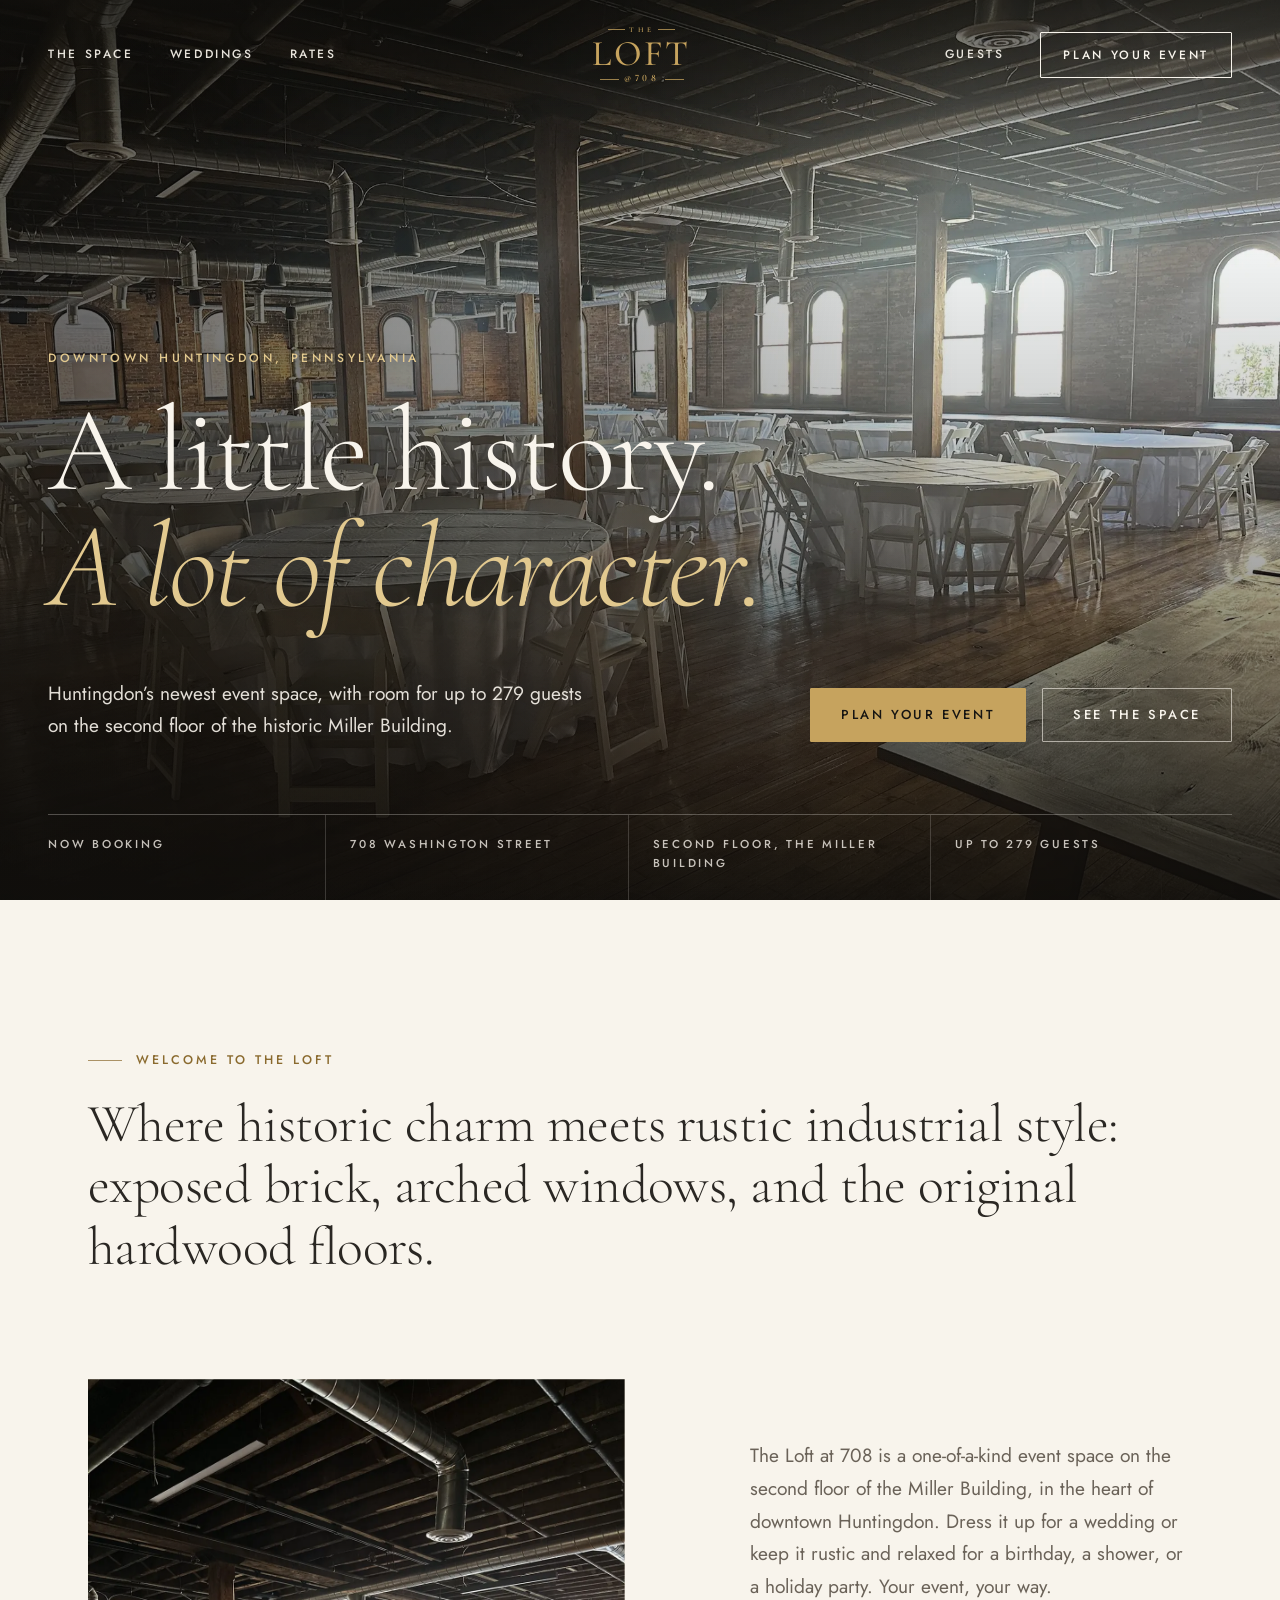
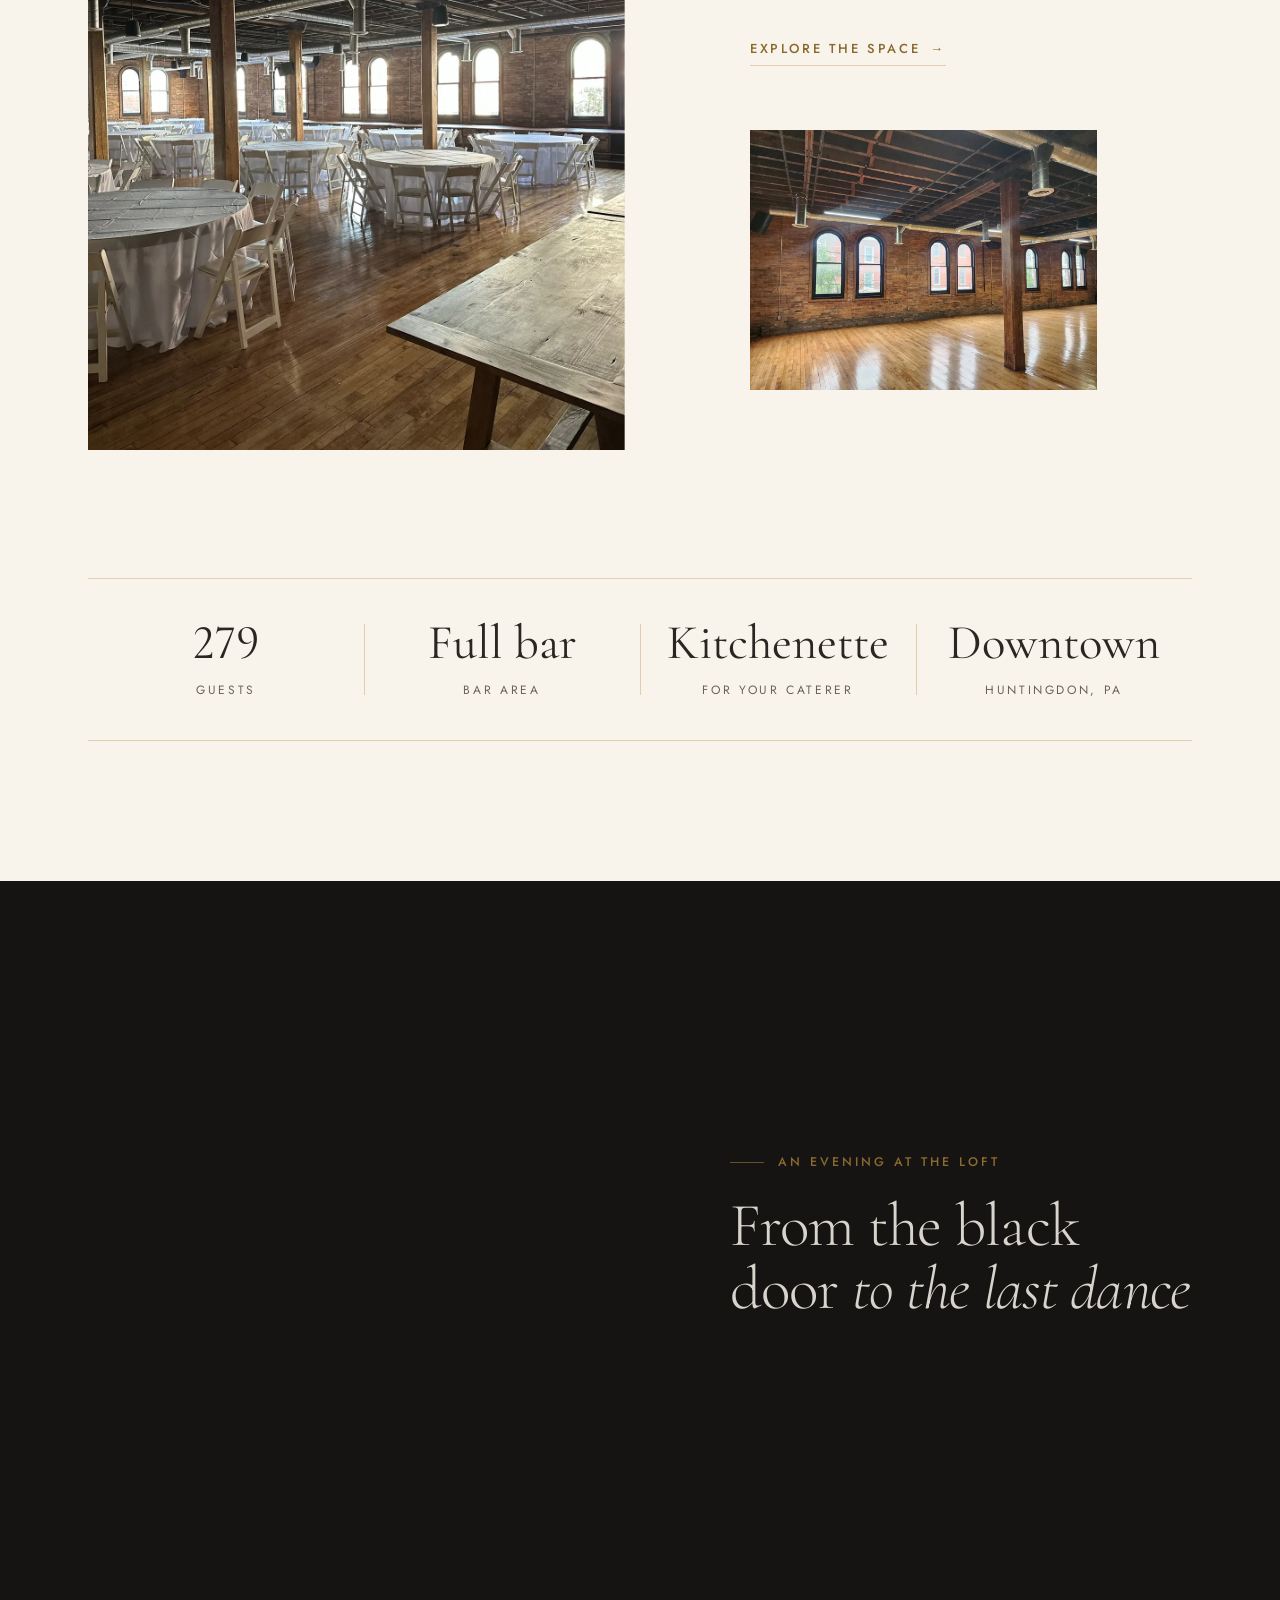
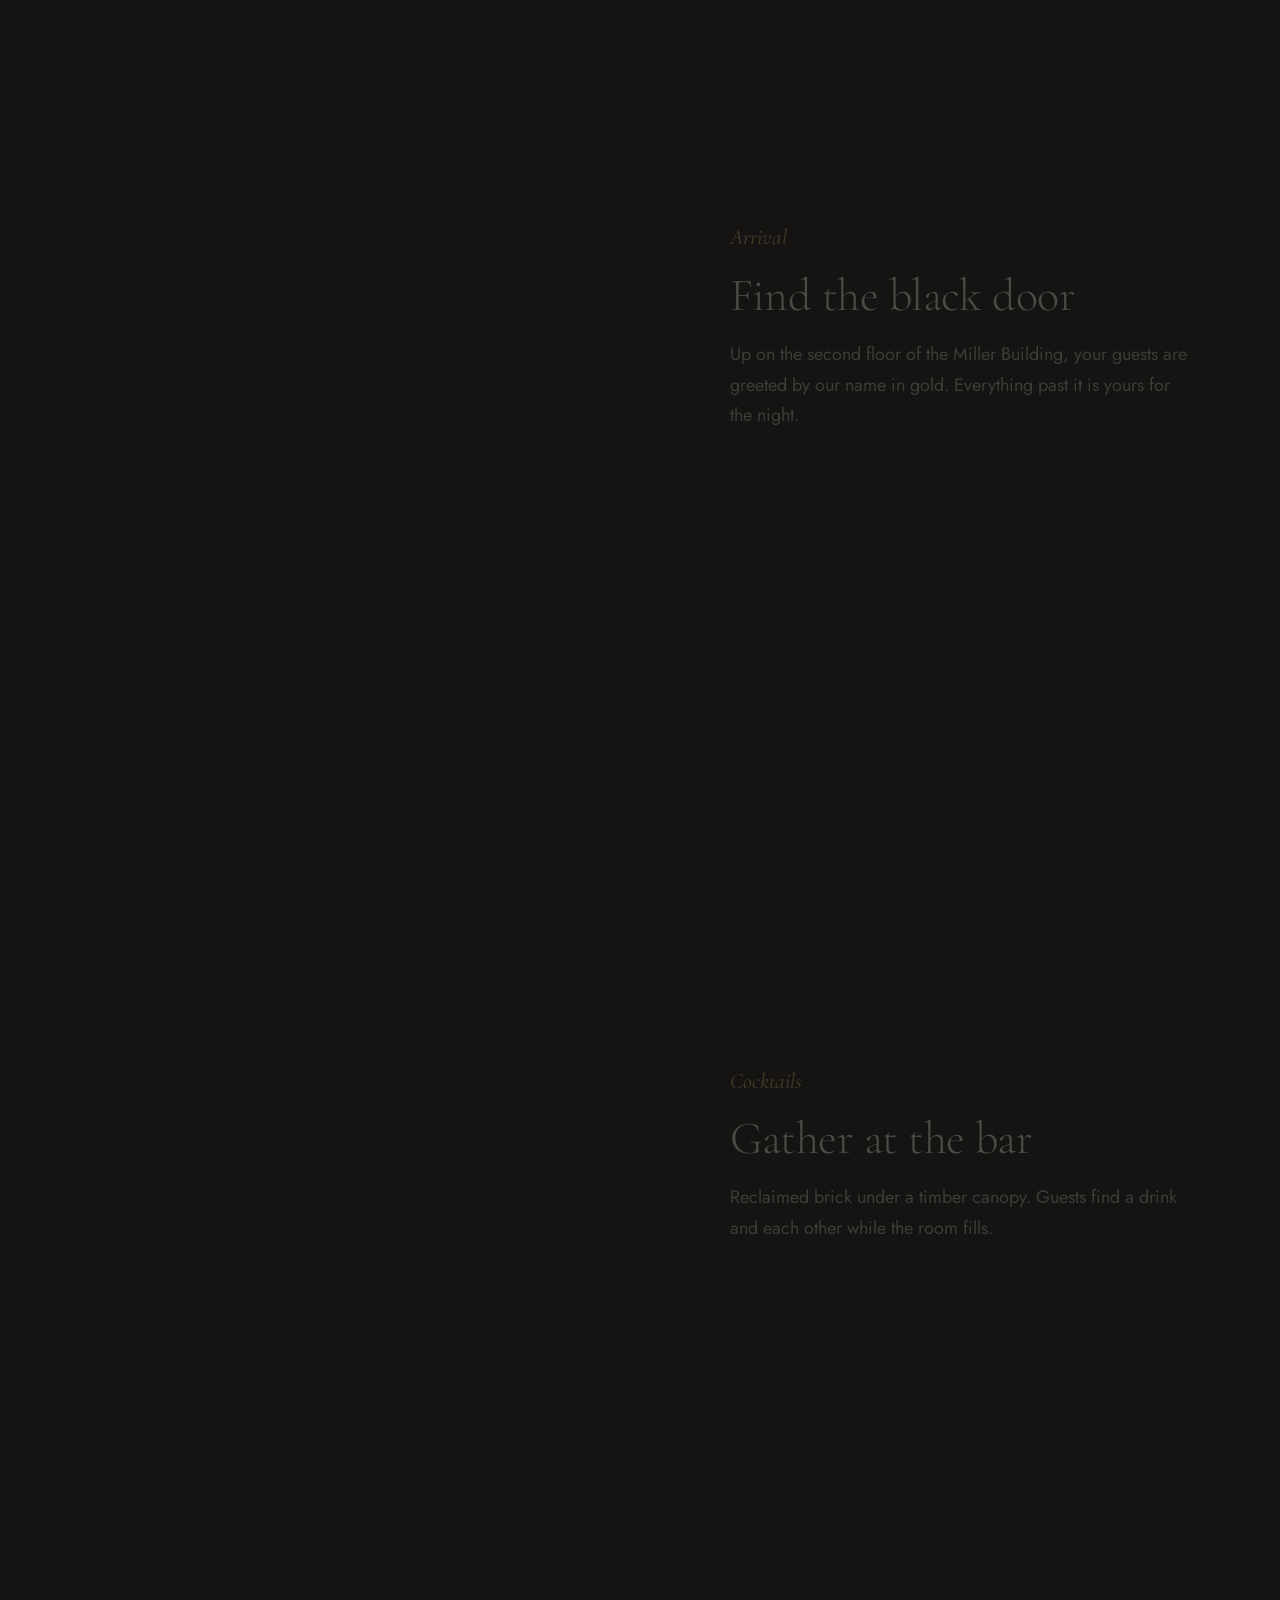
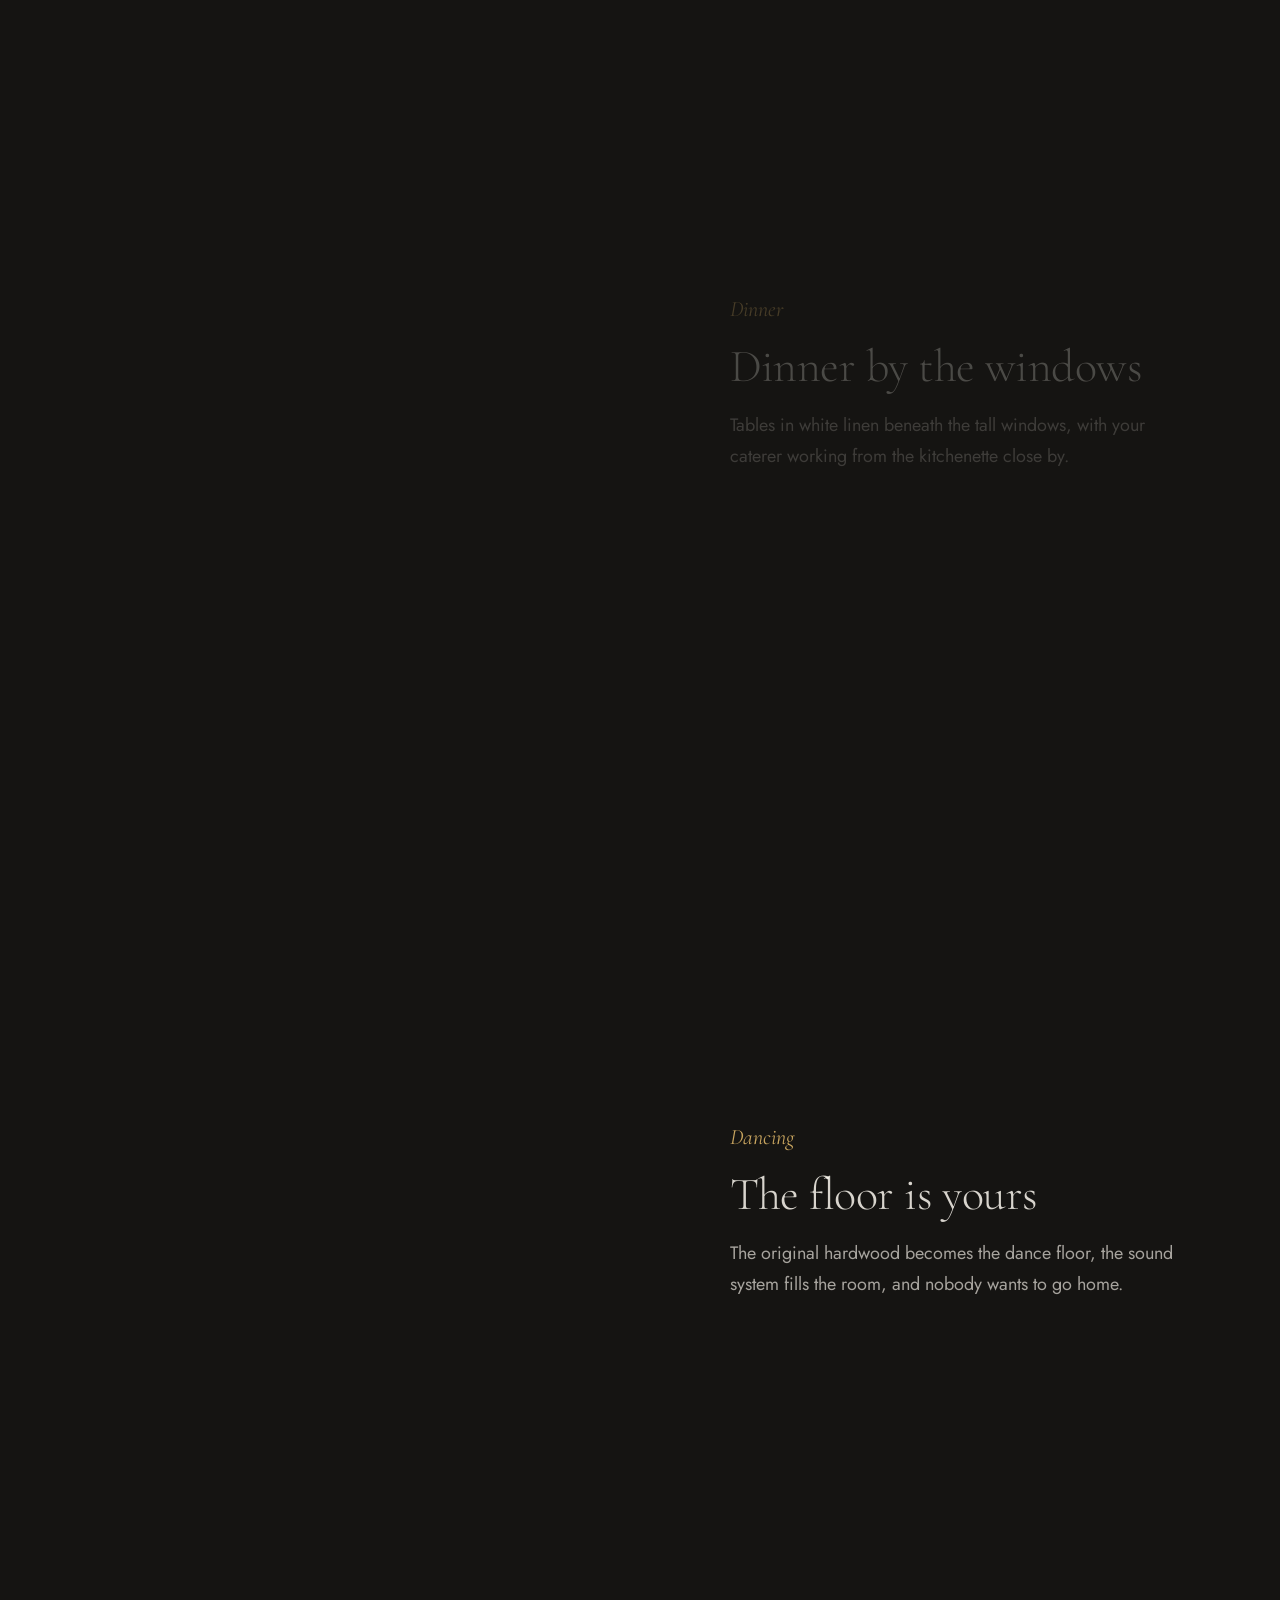
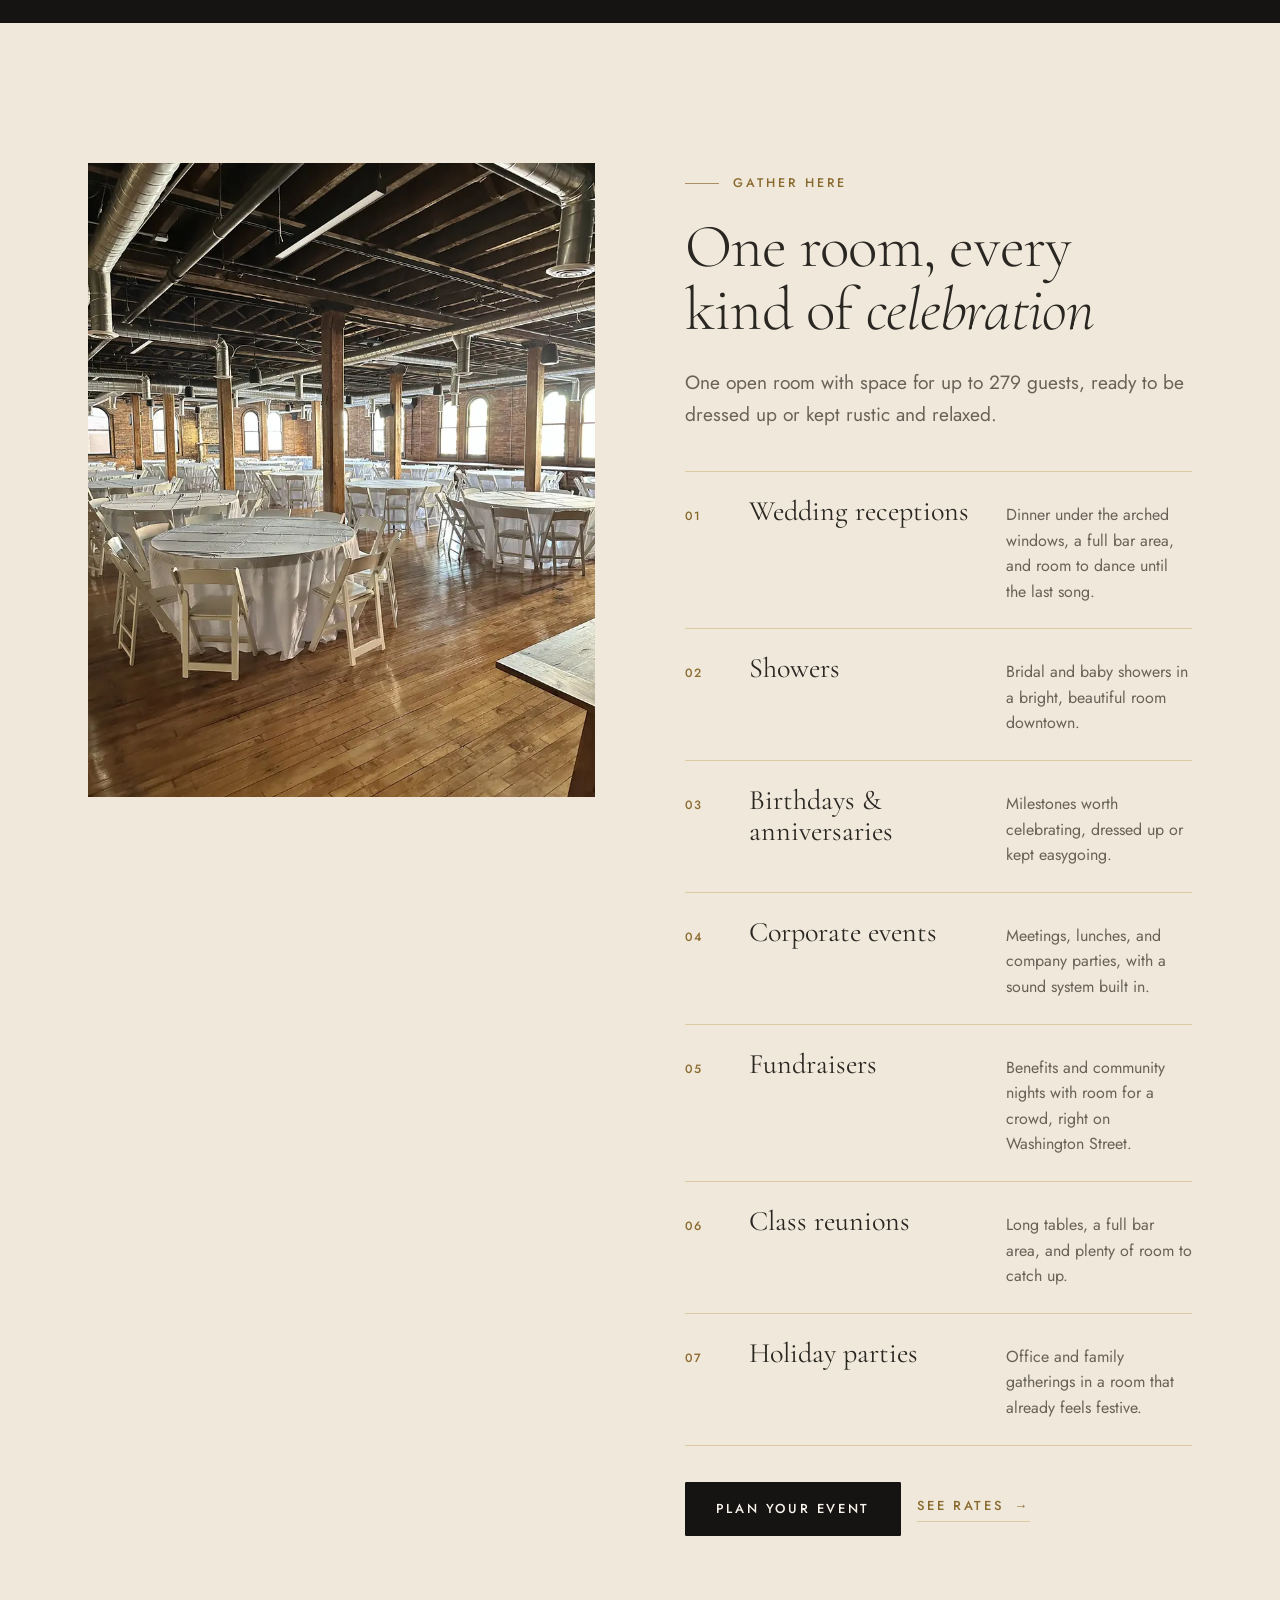
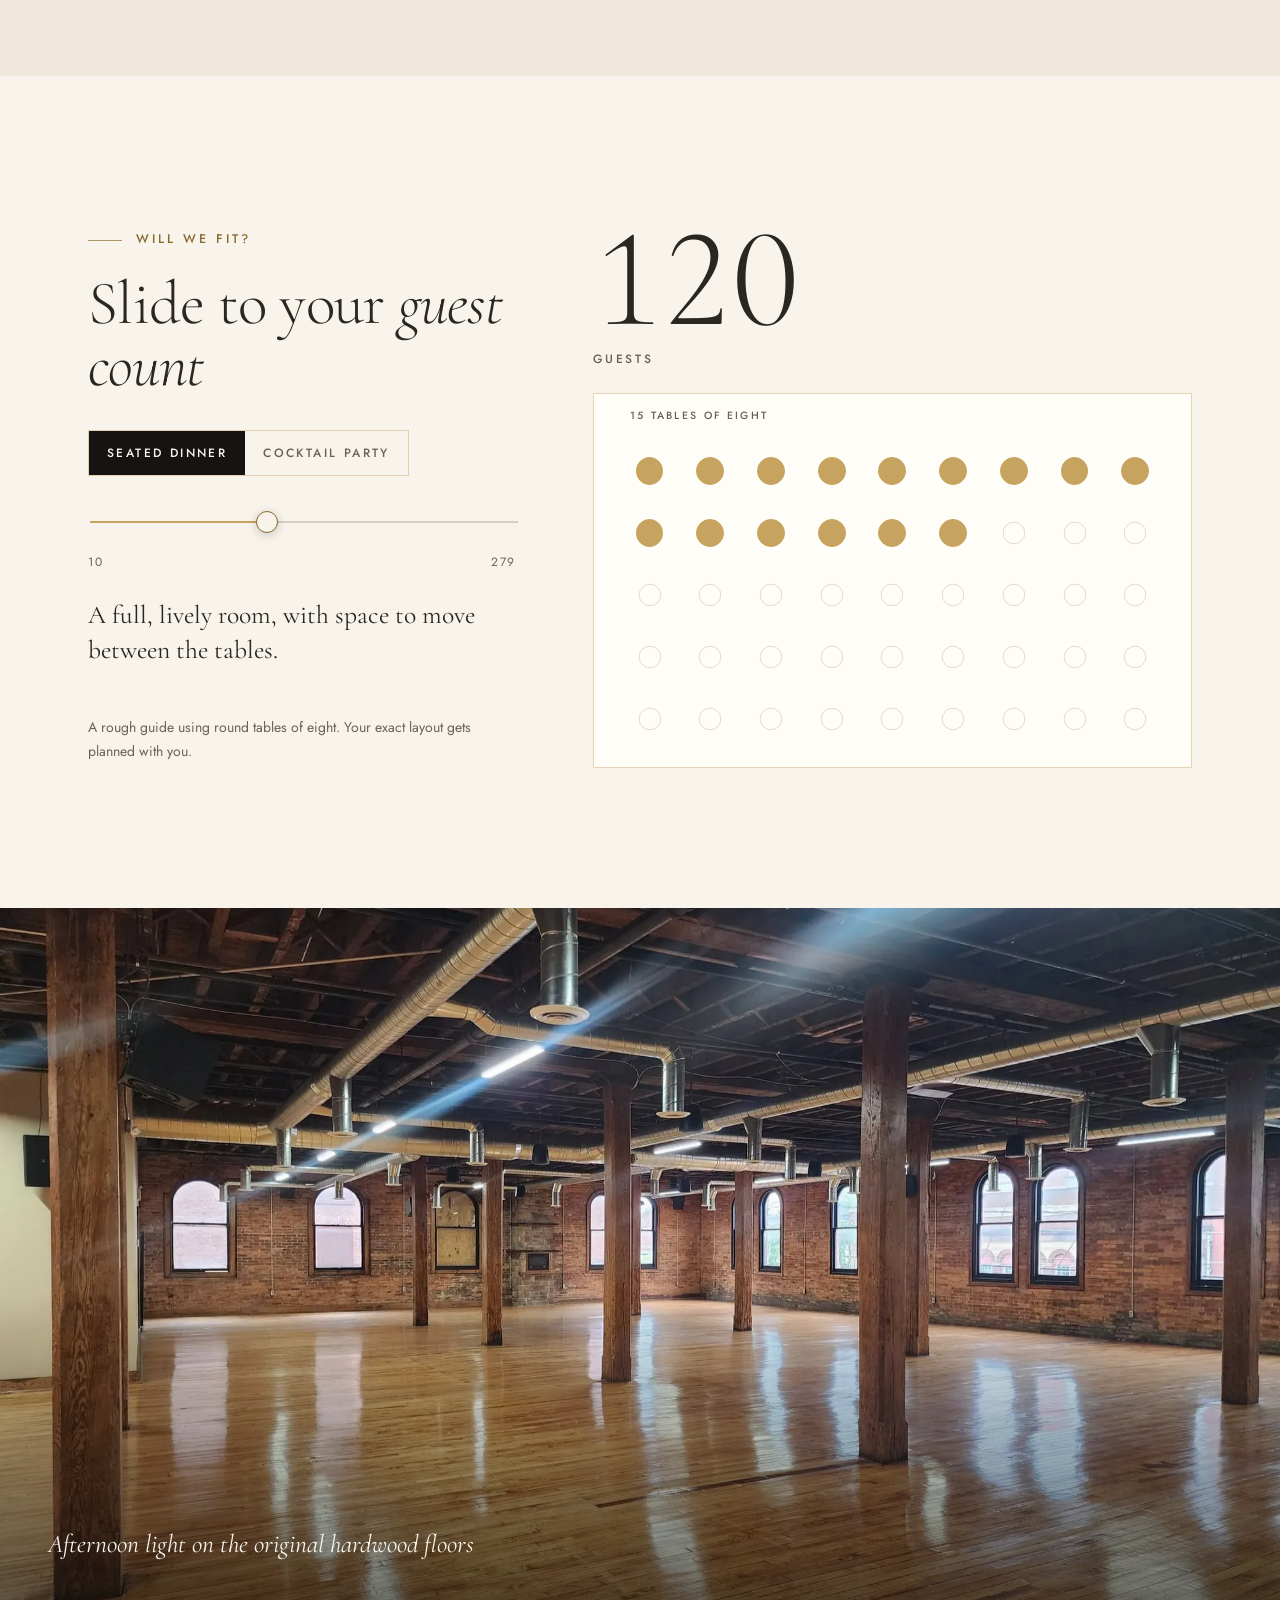
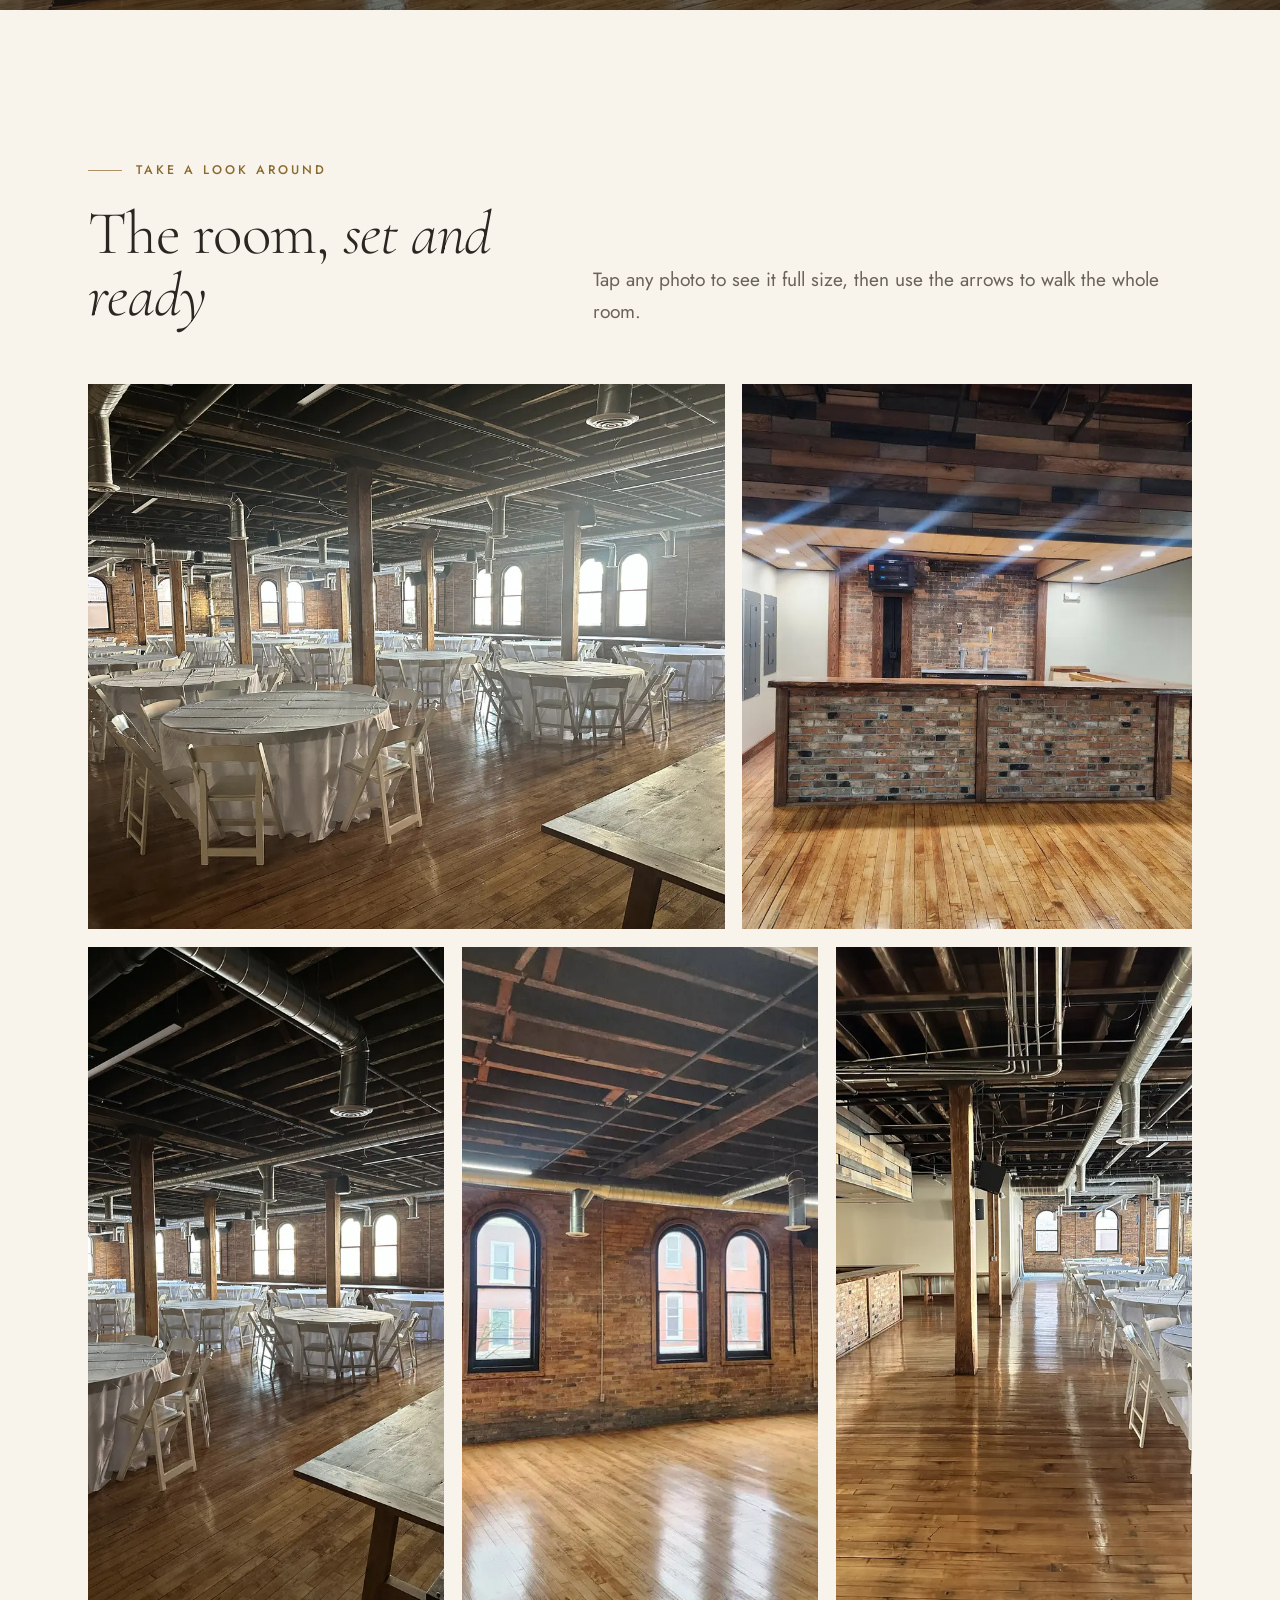
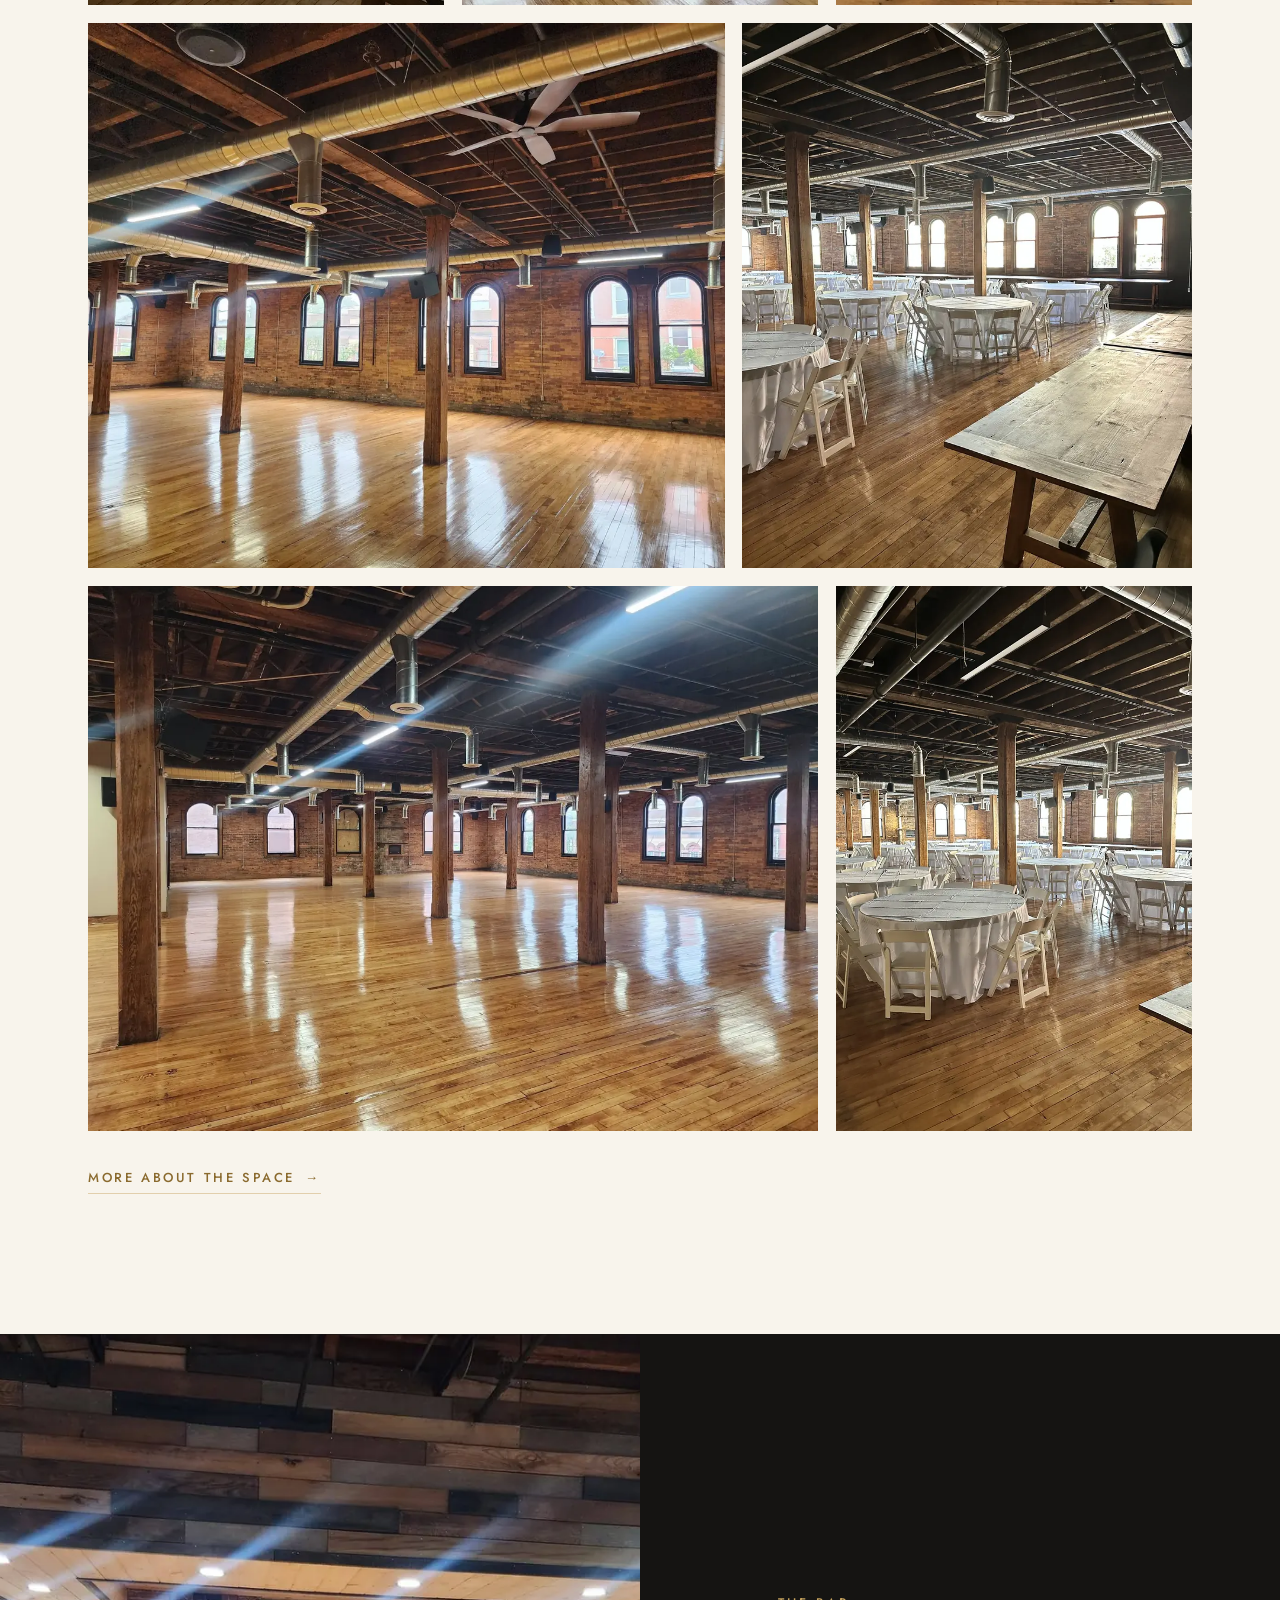
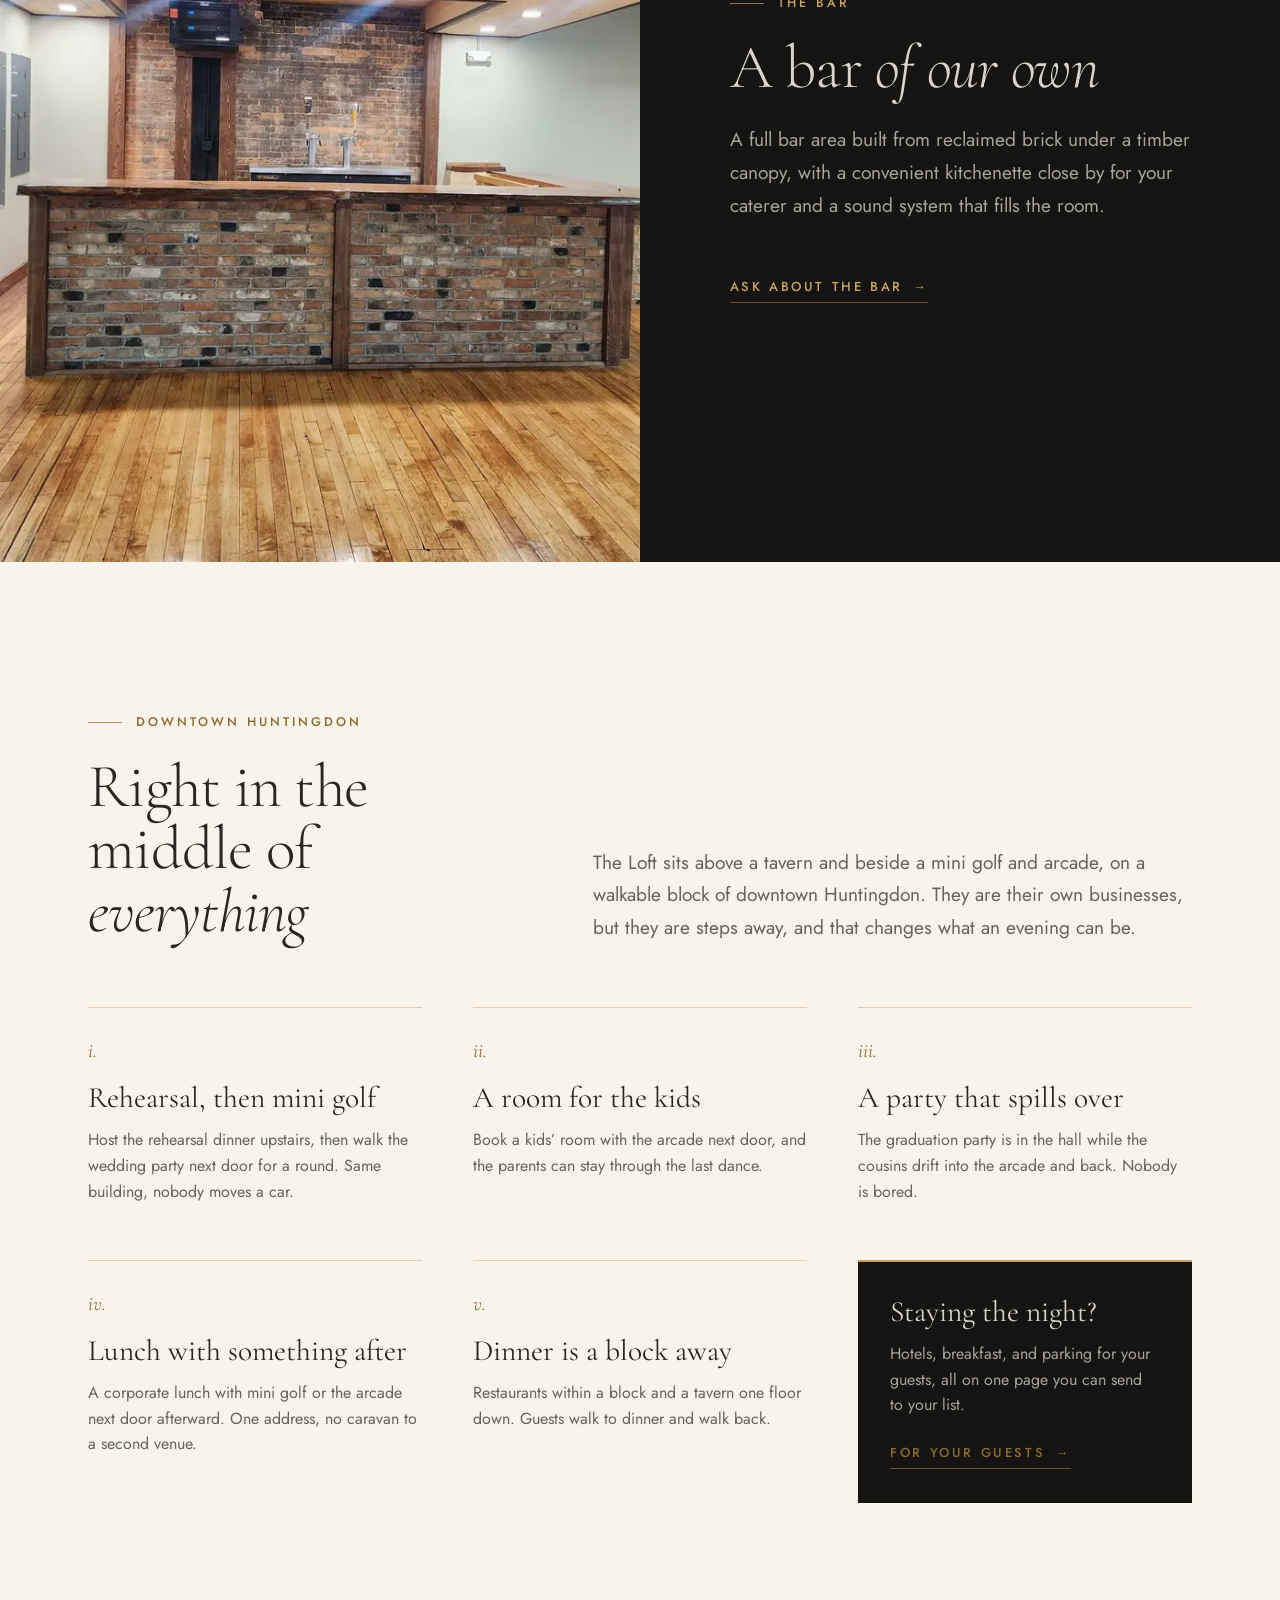
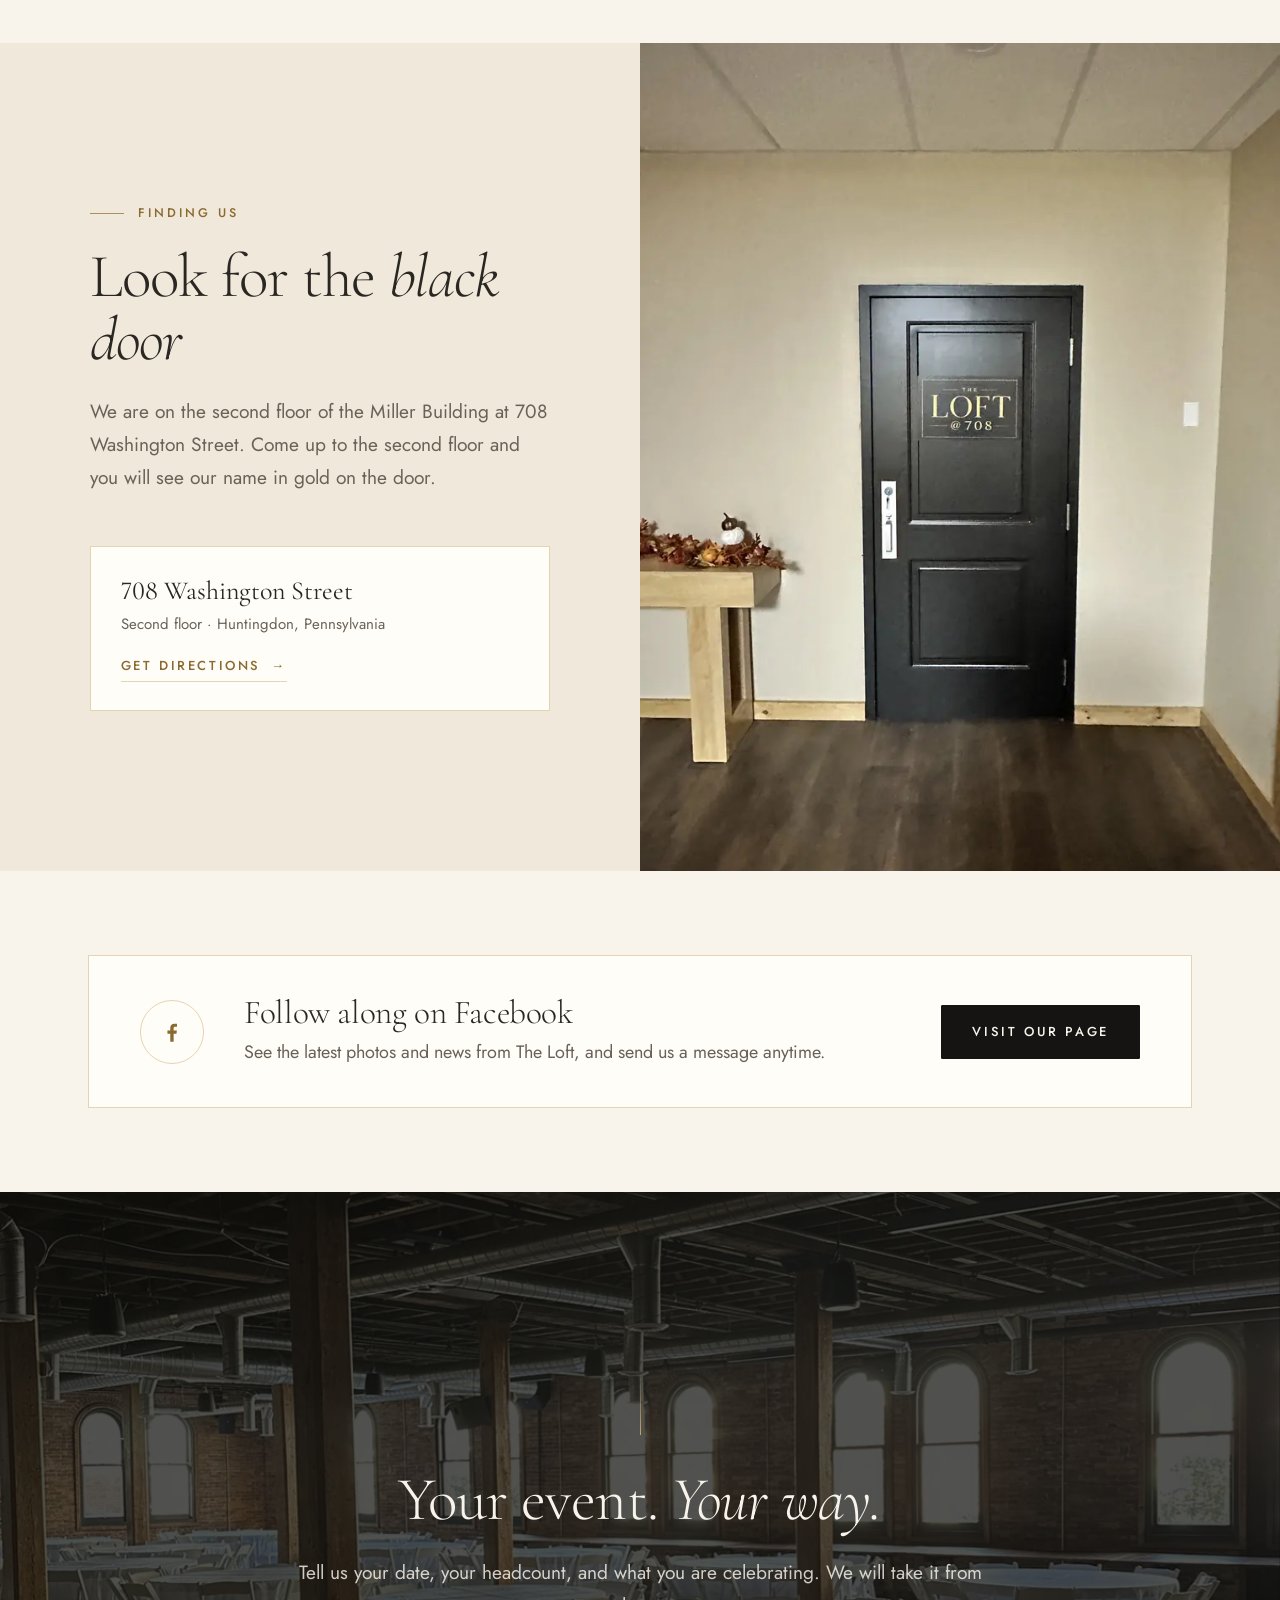
<file: index.html>
<!DOCTYPE html>
<html lang="en">
<head>
<meta charset="utf-8">
<meta name="viewport" content="width=device-width, initial-scale=1">
<title>The Loft at 708 | Event hall in downtown Huntingdon, PA</title>
<meta name="description" content="A historic second-floor event hall at 708 Washington Street in downtown Huntingdon, PA. Exposed brick, arched windows, a full bar, and room for up to 279 guests.">
<link rel="canonical" href="https://theloftat708.com/">
<meta property="og:url" content="https://theloftat708.com/">
<meta property="og:type" content="website">
<meta property="og:site_name" content="The Loft at 708">
<meta property="og:title" content="The Loft at 708 | Huntingdon, PA">
<meta property="og:description" content="A little history. A lot of character. Room for up to 279 guests on the second floor of the historic Miller Building, downtown Huntingdon.">
<meta property="og:image" content="https://theloftat708.com/images/loft-share.jpg">
<meta property="og:image:width" content="1200">
<meta property="og:image:height" content="630">
<meta name="twitter:card" content="summary_large_image">
<meta name="theme-color" content="#151412">
<link rel="icon" href="images/favicon.svg" type="image/svg+xml">
<link rel="preconnect" href="https://fonts.googleapis.com">
<link rel="preconnect" href="https://fonts.gstatic.com" crossorigin>
<link href="https://fonts.googleapis.com/css2?family=Cormorant+Garamond:ital,wght@0,300;0,400;0,500;0,600;1,300;1,400;1,500&family=Jost:wght@400;500&display=swap" rel="stylesheet">
<link rel="stylesheet" href="css/main.css">
<link rel="preload" as="image" type="image/webp" href="images/loft-hall-wide-2000.webp" imagesrcset="images/loft-hall-wide-1200.webp 1200w, images/loft-hall-wide-2000.webp 2000w" imagesizes="100vw">
<script src="config.js"></script>
<script defer data-site="d6231efe-fd9f-41e2-b037-230cf31cf62a" src="https://core.martianindustries.io/api/a/script.js"></script>
<script src="js/site.js" defer></script>
<script src="js/interactive.js" defer></script>
<script src="js/content.js" defer></script>
<script type="application/ld+json">
{
  "@context": "https://schema.org",
  "@type": "EventVenue",
  "name": "The Loft at 708",
  "description": "A historic event space on the second floor of the Miller Building in downtown Huntingdon, PA, with exposed brick, arched windows, original hardwood floors, a full bar area, and room for up to 279 guests.",
  "url": "https://theloftat708.com/",
  "image": "https://theloftat708.com/images/loft-share.jpg",
  "logo": "https://theloftat708.com/images/loft-logo.jpg",
  "telephone": "+1-814-386-2991",
  "email": "mshovlin3@gmail.com",
  "maximumAttendeeCapacity": 279,
  "address": {
    "@type": "PostalAddress",
    "streetAddress": "708 Washington Street, second floor",
    "addressLocality": "Huntingdon",
    "addressRegion": "PA",
    "postalCode": "16652",
    "addressCountry": "US"
  },
  "sameAs": ["https://www.facebook.com/profile.php?id=61594589293638"]
}
</script>
</head>
<body>
<a class="skip-link" href="#main">Skip to content</a>

<header class="site-header">
  <div class="site-header__inner">
    <nav class="site-nav site-nav--left" aria-label="Main">
      <a href="the-room.html">The Space</a>
      <a href="weddings.html">Weddings</a>
      <a href="pricing.html">Rates</a>
    </nav>
    <a class="lockup" href="index.html" aria-label="The Loft at 708, home">
      <span class="lockup__the" aria-hidden="true">The</span>
      <span class="lockup__loft" aria-hidden="true">Loft</span>
      <span class="lockup__num" aria-hidden="true">@708</span>
    </a>
    <div class="site-header__tools">
      <nav class="site-nav site-nav--right" aria-label="Plan">
        <a href="for-your-guests.html">Guests</a>
        <a class="btn" href="book-a-tour.html">Plan your event</a>
      </nav>
      <button class="menu-toggle" type="button" aria-controls="mobile-menu" aria-expanded="false" aria-label="Open menu"><span></span></button>
    </div>
  </div>
</header>
<div class="mobile-menu" id="mobile-menu" aria-hidden="true">
  <a href="index.html" aria-current="page">Home</a>
  <a href="the-room.html">The Space</a>
  <a href="weddings.html">Weddings</a>
  <a href="pricing.html">Rates</a>
  <a href="for-your-guests.html">Guests</a>
  <a class="btn" href="book-a-tour.html">Plan your event</a>
  <p class="mobile-menu__meta">708 Washington Street, second floor<br>Huntingdon, PA</p>
</div>

<main id="main">

  <!-- HERO -->
  <section class="hero hero--home">
    <div class="hero__media">
      <picture data-content="hero.image">
        <source type="image/webp" srcset="images/loft-hall-wide-1200.webp 1200w, images/loft-hall-wide-2000.webp 2000w" sizes="100vw">
        <img src="images/loft-hall-wide-2000.jpg" srcset="images/loft-hall-wide-1200.jpg 1200w, images/loft-hall-wide-2000.jpg 2000w" sizes="100vw" alt="The Loft set for a dinner: round tables in white linen between timber posts, under arched brick windows" fetchpriority="high">
      </picture>
    </div>
    <div class="hero__shade"></div>
    <div class="hero__content">
      <p class="hero__kicker fade-up">Downtown Huntingdon, Pennsylvania</p>
      <h1 class="display hero__title fade-up d1" data-content="hero.headline" data-content-html>A little history.<br><em>A lot of character.</em></h1>
      <div class="hero__foot fade-up d2">
        <p class="hero__sub" data-content="hero.subheadline">Huntingdon&rsquo;s newest event space, with room for up to 279 guests on the second floor of the historic Miller Building.</p>
        <div class="actions">
          <a class="btn" href="book-a-tour.html">Plan your event</a>
          <a class="btn btn--ghost" href="the-room.html">See the space</a>
        </div>
      </div>
      <div class="hero__meta fade-up d3">
        <span>Now booking</span>
        <span>708 Washington Street</span>
        <span>Second floor, the Miller Building</span>
        <span>Up to <span data-content="venue.capacity">279</span> guests</span>
      </div>
    </div>
  </section>

  <!-- WELCOME -->
  <section class="section" id="welcome">
    <div class="wrap">
      <div class="intro__head reveal">
        <span class="eyebrow">Welcome to the Loft</span>
        <p class="statement statement--xl" data-content="home.welcome.statement">Where historic charm meets rustic industrial style: exposed brick, arched windows, and the original hardwood floors.</p>
      </div>
      <div class="intro__grid">
        <div class="frame frame--portrait intro__main img-reveal">
          <picture data-content="home.welcome.image">
            <source type="image/webp" srcset="images/loft-window-wall-760.webp 760w, images/loft-window-wall-1200.webp 1200w" sizes="(max-width: 900px) 70vw, 600px">
            <img src="images/loft-window-wall-1200.jpg" srcset="images/loft-window-wall-760.jpg 760w, images/loft-window-wall-1200.jpg 1200w" sizes="(max-width: 900px) 70vw, 600px" alt="Tall windows along the brick wall, with tables set in white linen" loading="lazy">
          </picture>
        </div>
        <div class="intro__text reveal d1">
          <p class="lede" data-content="home.welcome.text">The Loft at 708 is a one-of-a-kind event space on the second floor of the Miller Building, in the heart of downtown Huntingdon. Dress it up for a wedding or keep it rustic and relaxed for a birthday, a shower, or a holiday party. Your event, your way.</p>
          <div class="actions">
            <a class="text-link" href="the-room.html">Explore the space <span aria-hidden="true">&rarr;</span></a>
          </div>
        </div>
        <div class="frame frame--land intro__inset img-reveal">
          <picture data-content="home.welcome.image2">
            <source type="image/webp" srcset="images/loft-windows-post-760.webp 760w, images/loft-windows-post-1200.webp 1200w" sizes="(max-width: 900px) 50vw, 400px">
            <img src="images/loft-windows-post-760.jpg" srcset="images/loft-windows-post-760.jpg 760w, images/loft-windows-post-1200.jpg 1200w" sizes="(max-width: 900px) 50vw, 400px" alt="Windows in the brick wall beside an original timber post" loading="lazy">
          </picture>
        </div>
      </div>
      <div class="stats reveal" style="margin-top:clamp(72px, 10vw, 128px)">
        <div class="stat"><span class="stat__value" data-content="venue.capacity" data-count>279</span><span class="stat__label">Guests</span></div>
        <div class="stat"><span class="stat__value">Full bar</span><span class="stat__label">Bar area</span></div>
        <div class="stat"><span class="stat__value">Kitchenette</span><span class="stat__label">For your caterer</span></div>
        <div class="stat"><span class="stat__value">Downtown</span><span class="stat__label">Huntingdon, PA</span></div>
      </div>
    </div>
  </section>

  <!-- AN EVENING AT THE LOFT (photos change as the story scrolls) -->
  <section class="story" aria-label="An evening at the Loft">
    <div class="story__grid">
      <div class="story__stage" aria-hidden="true">
        <picture class="is-on" data-content="home.story.1.image">
          <source type="image/webp" srcset="images/loft-door-760.webp 760w, images/loft-door-1200.webp 1200w" sizes="50vw">
          <img src="images/loft-door-1200.jpg" srcset="images/loft-door-760.jpg 760w, images/loft-door-1200.jpg 1200w" sizes="50vw" alt="" loading="lazy">
        </picture>
        <picture data-content="home.story.2.image">
          <source type="image/webp" srcset="images/loft-bar-front-1200.webp 1200w, images/loft-bar-front-2000.webp 2000w" sizes="50vw">
          <img src="images/loft-bar-front-1200.jpg" srcset="images/loft-bar-front-1200.jpg 1200w, images/loft-bar-front-2000.jpg 2000w" sizes="50vw" alt="" loading="lazy">
        </picture>
        <picture data-content="home.story.3.image">
          <source type="image/webp" srcset="images/loft-window-wall-760.webp 760w, images/loft-window-wall-1200.webp 1200w" sizes="50vw">
          <img src="images/loft-window-wall-1200.jpg" srcset="images/loft-window-wall-760.jpg 760w, images/loft-window-wall-1200.jpg 1200w" sizes="50vw" alt="" loading="lazy">
        </picture>
        <picture data-content="home.story.4.image">
          <source type="image/webp" srcset="images/loft-hall-fan-1200.webp 1200w, images/loft-hall-fan-2000.webp 2000w" sizes="50vw">
          <img src="images/loft-hall-fan-1200.jpg" srcset="images/loft-hall-fan-1200.jpg 1200w, images/loft-hall-fan-2000.jpg 2000w" sizes="50vw" alt="" loading="lazy">
        </picture>
        <div class="story__progress"><span class="is-on"></span><span></span><span></span><span></span></div>
      </div>
      <ol class="story__steps">
        <li class="story__intro">
          <span class="eyebrow">An evening at the Loft</span>
          <h2 class="h2">From the black door <em>to the last dance</em></h2>
        </li>
        <li class="story__step is-on">
          <div class="story__img-mobile"><img data-content="home.story.4.image" data-content="home.story.3.image" data-content="home.story.2.image" data-content="home.story.1.image" src="images/loft-door-760.jpg" alt="The black door to The Loft, with its name in gold letters" loading="lazy"></div>
          <span class="story__time">Arrival</span>
          <h3 data-content="home.story.1.title">Find the black door</h3>
          <p data-content="home.story.1.text">Up on the second floor of the Miller Building, your guests are greeted by our name in gold. Everything past it is yours for the night.</p>
        </li>
        <li class="story__step">
          <div class="story__img-mobile"><img src="images/loft-bar-front-760.jpg" alt="The reclaimed-brick bar under its timber canopy" loading="lazy"></div>
          <span class="story__time">Cocktails</span>
          <h3 data-content="home.story.2.title">Gather at the bar</h3>
          <p data-content="home.story.2.text">Reclaimed brick under a timber canopy. Guests find a drink and each other while the room fills.</p>
        </li>
        <li class="story__step">
          <div class="story__img-mobile"><img src="images/loft-window-wall-760.jpg" alt="Tables in white linen beneath the tall windows" loading="lazy"></div>
          <span class="story__time">Dinner</span>
          <h3 data-content="home.story.3.title">Dinner by the windows</h3>
          <p data-content="home.story.3.text">Tables in white linen beneath the tall windows, with your caterer working from the kitchenette close by.</p>
        </li>
        <li class="story__step">
          <div class="story__img-mobile"><img src="images/loft-hall-fan-760.jpg" alt="The open hall with its original hardwood floor" loading="lazy"></div>
          <span class="story__time">Dancing</span>
          <h3 data-content="home.story.4.title">The floor is yours</h3>
          <p data-content="home.story.4.text">The original hardwood becomes the dance floor, the sound system fills the room, and nobody wants to go home.</p>
        </li>
      </ol>
    </div>
  </section>

  <!-- OCCASIONS (hover or tap a line to change the photo) -->
  <section class="section section--linen">
    <div class="wrap split split--top">
      <div class="sticky-media reveal">
        <div class="swap" data-swap>
          <picture data-content="home.occasions.image">
            <source type="image/webp" srcset="images/loft-tables-posts-760.webp 760w, images/loft-tables-posts-1200.webp 1200w" sizes="(max-width: 900px) 90vw, 540px">
            <img src="images/loft-tables-posts-1200.jpg" srcset="images/loft-tables-posts-760.jpg 760w, images/loft-tables-posts-1200.jpg 1200w" sizes="(max-width: 900px) 90vw, 540px" alt="Round tables set between the hall's timber posts" loading="lazy">
          </picture>
          <picture class="swap__layer" data-layer="weddings" data-content="home.occasions.weddings.image">
            <source type="image/webp" srcset="images/loft-window-wall-760.webp 760w, images/loft-window-wall-1200.webp 1200w" sizes="(max-width: 900px) 90vw, 540px">
            <img src="images/loft-window-wall-1200.jpg" srcset="images/loft-window-wall-760.jpg 760w, images/loft-window-wall-1200.jpg 1200w" sizes="(max-width: 900px) 90vw, 540px" alt="" loading="lazy">
          </picture>
          <picture class="swap__layer" data-layer="showers" data-content="home.occasions.showers.image">
            <source type="image/webp" srcset="images/loft-farm-table-760.webp 760w, images/loft-farm-table-1200.webp 1200w" sizes="(max-width: 900px) 90vw, 540px">
            <img src="images/loft-farm-table-1200.jpg" srcset="images/loft-farm-table-760.jpg 760w, images/loft-farm-table-1200.jpg 1200w" sizes="(max-width: 900px) 90vw, 540px" alt="" loading="lazy">
          </picture>
          <picture class="swap__layer" data-layer="birthdays" data-content="home.occasions.birthdays.image">
            <source type="image/webp" srcset="images/loft-bar-front-760.webp 760w, images/loft-bar-front-1200.webp 1200w" sizes="(max-width: 900px) 90vw, 540px">
            <img src="images/loft-bar-front-1200.jpg" srcset="images/loft-bar-front-760.jpg 760w, images/loft-bar-front-1200.jpg 1200w" sizes="(max-width: 900px) 90vw, 540px" alt="" loading="lazy">
          </picture>
          <picture class="swap__layer" data-layer="corporate" data-content="home.occasions.corporate.image">
            <source type="image/webp" srcset="images/loft-toward-bar-760.webp 760w, images/loft-toward-bar-1200.webp 1200w" sizes="(max-width: 900px) 90vw, 540px">
            <img src="images/loft-toward-bar-1200.jpg" srcset="images/loft-toward-bar-760.jpg 760w, images/loft-toward-bar-1200.jpg 1200w" sizes="(max-width: 900px) 90vw, 540px" alt="" loading="lazy">
          </picture>
          <picture class="swap__layer" data-layer="fundraisers" data-content="home.occasions.fundraisers.image">
            <source type="image/webp" srcset="images/loft-hall-wide-1200.webp" sizes="(max-width: 900px) 90vw, 540px">
            <img src="images/loft-hall-wide-1200.jpg" alt="" loading="lazy">
          </picture>
          <picture class="swap__layer" data-layer="reunions" data-content="home.occasions.reunions.image">
            <source type="image/webp" srcset="images/loft-bar-view-760.webp 760w, images/loft-bar-view-1200.webp 1200w" sizes="(max-width: 900px) 90vw, 540px">
            <img src="images/loft-bar-view-1200.jpg" srcset="images/loft-bar-view-760.jpg 760w, images/loft-bar-view-1200.jpg 1200w" sizes="(max-width: 900px) 90vw, 540px" alt="" loading="lazy">
          </picture>
          <picture class="swap__layer" data-layer="holidays" data-content="home.occasions.holidays.image">
            <source type="image/webp" srcset="images/loft-sunlit-hall-760.webp 760w, images/loft-sunlit-hall-1200.webp 1200w" sizes="(max-width: 900px) 90vw, 540px">
            <img src="images/loft-sunlit-hall-1200.jpg" srcset="images/loft-sunlit-hall-760.jpg 760w, images/loft-sunlit-hall-1200.jpg 1200w" sizes="(max-width: 900px) 90vw, 540px" alt="" loading="lazy">
          </picture>
        </div>
      </div>
      <div class="reveal d1">
        <span class="eyebrow">Gather here</span>
        <h2 class="h2">One room, every kind of <em>celebration</em></h2>
        <p class="lede" data-content="home.occasions.intro">One open room with space for up to 279 guests, ready to be dressed up or kept rustic and relaxed.</p>
        <ul class="occasions">
          <li>
            <a class="occasion" href="weddings.html" data-occasion="weddings">
              <span class="occasion__name" data-content="home.occasions.weddings.name">Wedding receptions</span>
              <span class="occasion__desc" data-content="home.occasions.weddings.desc">Dinner under the arched windows, a full bar area, and room to dance until the last song.</span>
            </a>
          </li>
          <li class="occasion" data-occasion="showers" tabindex="0">
            <span class="occasion__name" data-content="home.occasions.showers.name">Showers</span>
            <span class="occasion__desc" data-content="home.occasions.showers.desc">Bridal and baby showers in a bright, beautiful room downtown.</span>
          </li>
          <li class="occasion" data-occasion="birthdays" tabindex="0">
            <span class="occasion__name" data-content="home.occasions.birthdays.name">Birthdays &amp; anniversaries</span>
            <span class="occasion__desc" data-content="home.occasions.birthdays.desc">Milestones worth celebrating, dressed up or kept easygoing.</span>
          </li>
          <li class="occasion" data-occasion="corporate" tabindex="0">
            <span class="occasion__name" data-content="home.occasions.corporate.name">Corporate events</span>
            <span class="occasion__desc" data-content="home.occasions.corporate.desc">Meetings, lunches, and company parties, with a sound system built in.</span>
          </li>
          <li class="occasion" data-occasion="fundraisers" tabindex="0">
            <span class="occasion__name" data-content="home.occasions.fundraisers.name">Fundraisers</span>
            <span class="occasion__desc" data-content="home.occasions.fundraisers.desc">Benefits and community nights with room for a crowd, right on Washington Street.</span>
          </li>
          <li class="occasion" data-occasion="reunions" tabindex="0">
            <span class="occasion__name" data-content="home.occasions.reunions.name">Class reunions</span>
            <span class="occasion__desc" data-content="home.occasions.reunions.desc">Long tables, a full bar area, and plenty of room to catch up.</span>
          </li>
          <li class="occasion" data-occasion="holidays" tabindex="0">
            <span class="occasion__name" data-content="home.occasions.holidays.name">Holiday parties</span>
            <span class="occasion__desc" data-content="home.occasions.holidays.desc">Office and family gatherings in a room that already feels festive.</span>
          </li>
        </ul>
        <div class="actions">
          <a class="btn btn--ink" href="book-a-tour.html">Plan your event</a>
          <a class="text-link" href="pricing.html">See rates <span aria-hidden="true">&rarr;</span></a>
        </div>
      </div>
    </div>
  </section>

  <!-- GUEST PLANNER -->
  <section class="section" id="planner">
    <div class="wrap">
      <div class="planner" data-planner data-max="279">
        <div class="reveal">
          <span class="eyebrow">Will we fit?</span>
          <h2 class="h2">Slide to your <em>guest count</em></h2>
          <div class="planner__modes" role="group" aria-label="Kind of event">
            <button type="button" data-mode="seated" aria-pressed="true">Seated dinner</button>
            <button type="button" data-mode="standing" aria-pressed="false">Cocktail party</button>
          </div>
          <label class="visually-hidden" for="planner-range">Number of guests</label>
          <input class="range" id="planner-range" type="range" min="10" max="279" step="1" value="120">
          <div class="range-scale"><span>10</span><span>279</span></div>
          <p class="planner__read" aria-live="polite"></p>
          <p class="planner__note">A rough guide using round tables of eight. Your exact layout gets planned with you.</p>
        </div>
        <div class="reveal d1">
          <div class="planner__count"><span data-planner-count>120</span><small>Guests</small></div>
          <div class="floor" aria-hidden="true" style="margin-top:28px">
            <span class="floor__key" data-planner-key>Tables of eight</span>
            <div class="floor__tables"></div>
          </div>
        </div>
      </div>
    </div>
  </section>

  <!-- PHOTO BAND -->
  <section class="band" aria-label="The hall in afternoon light">
    <div class="band__media" data-parallax>
      <picture data-content="home.band.image">
        <source type="image/webp" srcset="images/loft-sunlit-hall-1200.webp 1200w, images/loft-sunlit-hall-2000.webp 2000w" sizes="100vw">
        <img src="images/loft-sunlit-hall-2000.jpg" srcset="images/loft-sunlit-hall-1200.jpg 1200w, images/loft-sunlit-hall-2000.jpg 2000w" sizes="100vw" alt="Afternoon light across the hall's original hardwood floor" loading="lazy">
      </picture>
    </div>
    <p class="band__caption" data-content="home.band.caption">Afternoon light on the original hardwood floors</p>
  </section>

  <!-- GALLERY -->
  <section class="section" id="gallery">
    <div class="wrap">
      <div class="section-head reveal">
        <div>
          <span class="eyebrow">Take a look around</span>
          <h2 class="h2">The room, <em>set and ready</em></h2>
        </div>
        <p class="lede">Tap any photo to see it full size, then use the arrows to walk the whole room.</p>
      </div>
      <div class="gallery reveal d1">
        <button class="gallery__item" type="button" aria-label="Open photo: the full hall set for dinner">
          <picture data-content="room.gallery.1">
            <source type="image/webp" srcset="images/loft-hall-wide-1200.webp" sizes="(max-width: 900px) 100vw, 700px">
            <img src="images/loft-hall-wide-1200.jpg" alt="The full hall set with round tables, timber posts, and arched windows" loading="lazy" width="1200" height="900">
          </picture>
        </button>
        <button class="gallery__item" type="button" aria-label="Open photo: the bar">
          <picture data-content="room.gallery.2">
            <source type="image/webp" srcset="images/loft-bar-front-1200.webp" sizes="(max-width: 900px) 50vw, 500px">
            <img src="images/loft-bar-front-1200.jpg" alt="The reclaimed-brick bar under its timber canopy" loading="lazy" width="1200" height="900">
          </picture>
        </button>
        <button class="gallery__item" type="button" aria-label="Open photo: the window wall">
          <picture data-content="room.gallery.3">
            <source type="image/webp" srcset="images/loft-window-wall-760.webp" sizes="(max-width: 900px) 50vw, 400px">
            <img src="images/loft-window-wall-760.jpg" alt="Sunlight through the arched windows onto tables in white linen" loading="lazy" width="760" height="1013">
          </picture>
        </button>
        <button class="gallery__item" type="button" aria-label="Open photo: the windows and a timber post">
          <picture data-content="room.gallery.4">
            <source type="image/webp" srcset="images/loft-windows-post-1200.webp" sizes="(max-width: 900px) 100vw, 400px">
            <img src="images/loft-windows-post-1200.jpg" alt="Arched windows in the exposed brick wall beside an original timber post" loading="lazy" width="1200" height="900">
          </picture>
        </button>
        <button class="gallery__item" type="button" aria-label="Open photo: the bar and the hall">
          <picture data-content="room.gallery.5">
            <source type="image/webp" srcset="images/loft-bar-view-760.webp" sizes="(max-width: 900px) 50vw, 400px">
            <img src="images/loft-bar-view-760.jpg" alt="The bar under its timber canopy, with tables set beyond" loading="lazy" width="760" height="1013">
          </picture>
        </button>
        <button class="gallery__item" type="button" aria-label="Open photo: the open hall">
          <picture data-content="room.gallery.6">
            <source type="image/webp" srcset="images/loft-hall-fan-1200.webp" sizes="(max-width: 900px) 50vw, 700px">
            <img src="images/loft-hall-fan-1200.jpg" alt="The open hall with its hardwood floor, timber posts, and arched windows" loading="lazy" width="1200" height="900">
          </picture>
        </button>
        <button class="gallery__item" type="button" aria-label="Open photo: the farm tables">
          <picture data-content="room.gallery.7">
            <source type="image/webp" srcset="images/loft-farm-table-760.webp" sizes="(max-width: 900px) 100vw, 500px">
            <img src="images/loft-farm-table-760.jpg" alt="Rustic farm tables beside the dining floor" loading="lazy" width="760" height="1013">
          </picture>
        </button>
        <button class="gallery__item" type="button" aria-label="Open photo: the hall in afternoon light">
          <picture data-content="room.gallery.8">
            <source type="image/webp" srcset="images/loft-sunlit-hall-1200.webp" sizes="(max-width: 900px) 50vw, 800px">
            <img src="images/loft-sunlit-hall-1200.jpg" alt="Afternoon light across the original hardwood floor" loading="lazy" width="1200" height="900">
          </picture>
        </button>
        <button class="gallery__item" type="button" aria-label="Open photo: tables between the posts">
          <picture data-content="room.gallery.9">
            <source type="image/webp" srcset="images/loft-tables-posts-760.webp" sizes="(max-width: 900px) 50vw, 400px">
            <img src="images/loft-tables-posts-760.jpg" alt="Round tables arranged between the original timber posts" loading="lazy" width="760" height="1013">
          </picture>
        </button>
      </div>
      <div class="actions reveal">
        <a class="text-link" href="the-room.html">More about the space <span aria-hidden="true">&rarr;</span></a>
      </div>
    </div>
  </section>

  <!-- THE BAR -->
  <section class="bleed bleed--ink">
    <div class="bleed__media img-reveal">
      <picture data-content="home.bar.image">
        <source type="image/webp" srcset="images/loft-bar-front-1200.webp 1200w, images/loft-bar-front-2000.webp 2000w" sizes="(max-width: 900px) 100vw, 50vw">
        <img src="images/loft-bar-front-1200.jpg" srcset="images/loft-bar-front-1200.jpg 1200w, images/loft-bar-front-2000.jpg 2000w" sizes="(max-width: 900px) 100vw, 50vw" alt="The reclaimed-brick bar under its timber canopy" loading="lazy">
      </picture>
    </div>
    <div class="bleed__body reveal">
      <span class="eyebrow">The bar</span>
      <h2 class="h2" data-content="home.bar.headline" data-content-html>A bar <em>of our own</em></h2>
      <p class="lede" data-content="home.bar.text">A full bar area built from reclaimed brick under a timber canopy, with a convenient kitchenette close by for your caterer and a sound system that fills the room.</p>
      <div class="actions">
        <a class="text-link" href="book-a-tour.html">Ask about the bar <span aria-hidden="true">&rarr;</span></a>
      </div>
    </div>
  </section>

  <!-- DOWNTOWN -->
  <section class="section">
    <div class="wrap">
      <div class="section-head reveal">
        <div>
          <span class="eyebrow" data-content="home.adjacency.eyebrow">Downtown Huntingdon</span>
          <h2 class="h2" data-content="home.adjacency.headline" data-content-html>Right in the middle of <em>everything</em></h2>
        </div>
        <p class="lede" data-content="home.adjacency.intro">The Loft sits above a tavern and beside a mini golf and arcade, on a walkable block of downtown Huntingdon. They are their own businesses, but they are steps away, and that changes what an evening can be.</p>
      </div>
      <div class="scenarios reveal d1">
        <div class="scenario">
          <span class="scenario__name" data-content="home.adjacency.1.name">Rehearsal, then mini golf</span>
          <p class="scenario__text" data-content="home.adjacency.1.text">Host the rehearsal dinner upstairs, then walk the wedding party next door for a round. Same building, nobody moves a car.</p>
        </div>
        <div class="scenario">
          <span class="scenario__name" data-content="home.adjacency.2.name">A room for the kids</span>
          <p class="scenario__text" data-content="home.adjacency.2.text">Book a kids&rsquo; room with the arcade next door, and the parents can stay through the last dance.</p>
        </div>
        <div class="scenario">
          <span class="scenario__name" data-content="home.adjacency.3.name">A party that spills over</span>
          <p class="scenario__text" data-content="home.adjacency.3.text">The graduation party is in the hall while the cousins drift into the arcade and back. Nobody is bored.</p>
        </div>
        <div class="scenario">
          <span class="scenario__name" data-content="home.adjacency.4.name">Lunch with something after</span>
          <p class="scenario__text" data-content="home.adjacency.4.text">A corporate lunch with mini golf or the arcade next door afterward. One address, no caravan to a second venue.</p>
        </div>
        <div class="scenario">
          <span class="scenario__name" data-content="home.adjacency.5.name">Dinner is a block away</span>
          <p class="scenario__text" data-content="home.adjacency.5.text">Restaurants within a block and a tavern one floor down. Guests walk to dinner and walk back.</p>
        </div>
        <div class="scenario scenario--note">
          <span class="scenario__name">Staying the night?</span>
          <p class="scenario__text">Hotels, breakfast, and parking for your guests, all on one page you can send to your list.</p>
          <p style="margin-top:18px"><a class="text-link" href="for-your-guests.html">For your guests <span aria-hidden="true">&rarr;</span></a></p>
        </div>
      </div>
    </div>
  </section>

  <!-- FIND US -->
  <section class="bleed bleed--linen bleed--flip">
    <div class="bleed__media img-reveal">
      <picture data-content="home.findus.image">
        <source type="image/webp" srcset="images/loft-door-760.webp 760w, images/loft-door-1200.webp 1200w" sizes="(max-width: 900px) 100vw, 50vw">
        <img src="images/loft-door-1200.jpg" srcset="images/loft-door-760.jpg 760w, images/loft-door-1200.jpg 1200w" sizes="(max-width: 900px) 100vw, 50vw" alt="The black door to The Loft, with its name in gold letters" loading="lazy">
      </picture>
    </div>
    <div class="bleed__body reveal">
      <span class="eyebrow">Finding us</span>
      <h2 class="h2" data-content="home.findus.headline" data-content-html>Look for the <em>black door</em></h2>
      <p class="lede" data-content="home.findus.text">We are on the second floor of the Miller Building at 708 Washington Street. Come up to the second floor and you will see our name in gold on the door.</p>
      <div class="address">
        <span class="address__line">708 Washington Street</span>
        <span class="address__sub">Second floor &middot; Huntingdon, Pennsylvania</span>
        <a class="text-link" data-config-link="maps" href="https://www.google.com/maps/search/?api=1&amp;query=708%20Washington%20Street%2C%20Huntingdon%2C%20PA" target="_blank" rel="noopener">Get directions <span aria-hidden="true">&rarr;</span></a>
      </div>
    </div>
  </section>

  <!-- FACEBOOK (shows once config.js has the page link) -->
  <section class="section section--tight" data-requires="facebook" hidden>
    <div class="wrap">
      <div class="social-band reveal">
        <div class="social-band__icon" aria-hidden="true">
          <svg viewBox="0 0 24 24"><path fill="currentColor" d="M13.5 21v-7.5h2.6l.4-3h-3V8.6c0-.9.3-1.5 1.5-1.5h1.6V4.4c-.3 0-1.2-.1-2.3-.1-2.3 0-3.9 1.4-3.9 4v2.2H7.8v3h2.6V21h3.1z"/></svg>
        </div>
        <div>
          <h2 class="display">Follow along on Facebook</h2>
          <p data-content="home.social.text">See the latest photos and news from The Loft, and send us a message anytime.</p>
        </div>
        <a class="btn btn--ink" data-config-link="facebook" href="#" target="_blank" rel="noopener">Visit our page</a>
      </div>
    </div>
  </section>

  <!-- CTA -->
  <section class="cta">
    <div class="cta__media" data-parallax>
      <picture data-content="home.cta.image">
        <source type="image/webp" srcset="images/loft-window-wall-1200.webp">
        <img src="images/loft-window-wall-1200.jpg" alt="" loading="lazy">
      </picture>
    </div>
    <div class="wrap reveal">
      <div class="ornament"><span></span></div>
      <h2 class="h2" data-content="home.cta.headline" data-content-html>Your event. <em>Your way.</em></h2>
      <p class="lede" data-content="home.cta.text">Tell us your date, your headcount, and what you are celebrating. We will take it from there.</p>
      <div class="actions">
        <a class="btn" href="book-a-tour.html">Plan your event</a>
        <a class="btn btn--ghost" href="book-a-tour.html#availability">Check a date</a>
      </div>
    </div>
  </section>

</main>

<footer class="site-footer">
  <div class="wrap">
    <div class="site-footer__top">
      <div class="site-footer__brand">
        <a class="lockup" href="index.html" aria-label="The Loft at 708, home">
          <span class="lockup__the" aria-hidden="true">The</span>
          <span class="lockup__loft" aria-hidden="true">Loft</span>
          <span class="lockup__num" aria-hidden="true">@708</span>
        </a>
        <p class="site-footer__tag">A historic downtown event hall for weddings, celebrations, and every gathering in between.</p>
      </div>
      <div>
        <h2>Visit</h2>
        <address><span data-content="contact.address">708 Washington Street, second floor</span><br>Huntingdon, PA</address>
        <ul style="margin-top:14px">
          <li><a data-config-link="maps" href="https://www.google.com/maps/search/?api=1&amp;query=708%20Washington%20Street%2C%20Huntingdon%2C%20PA" target="_blank" rel="noopener">Get directions</a></li>
          <li data-requires="phone" hidden><a data-config-link="phone" data-config-text="phone" href="#">Call</a></li>
          <li data-requires="email" hidden><a data-config-link="email" data-config-text="email" href="#">Email</a></li>
          <li data-requires="facebook" hidden><a data-config-link="facebook" href="#" target="_blank" rel="noopener">Facebook</a></li>
        </ul>
      </div>
      <div>
        <h2>Explore</h2>
        <ul>
          <li><a href="the-room.html">The Space</a></li>
          <li><a href="weddings.html">Weddings</a></li>
          <li><a href="pricing.html">Rates</a></li>
          <li><a href="for-your-guests.html">For your guests</a></li>
          <li><a href="book-a-tour.html">Plan your event</a></li>
        </ul>
      </div>
    </div>
    <div class="site-footer__bottom">
      <span>&copy; <span data-year>2026</span> <span data-venue-name>The Loft at 708</span> &middot; Huntingdon, Pennsylvania</span>
      <a href="book-a-tour.html">Plan your event</a>
    </div>
  </div>
</footer>
</body>
</html>
</file>
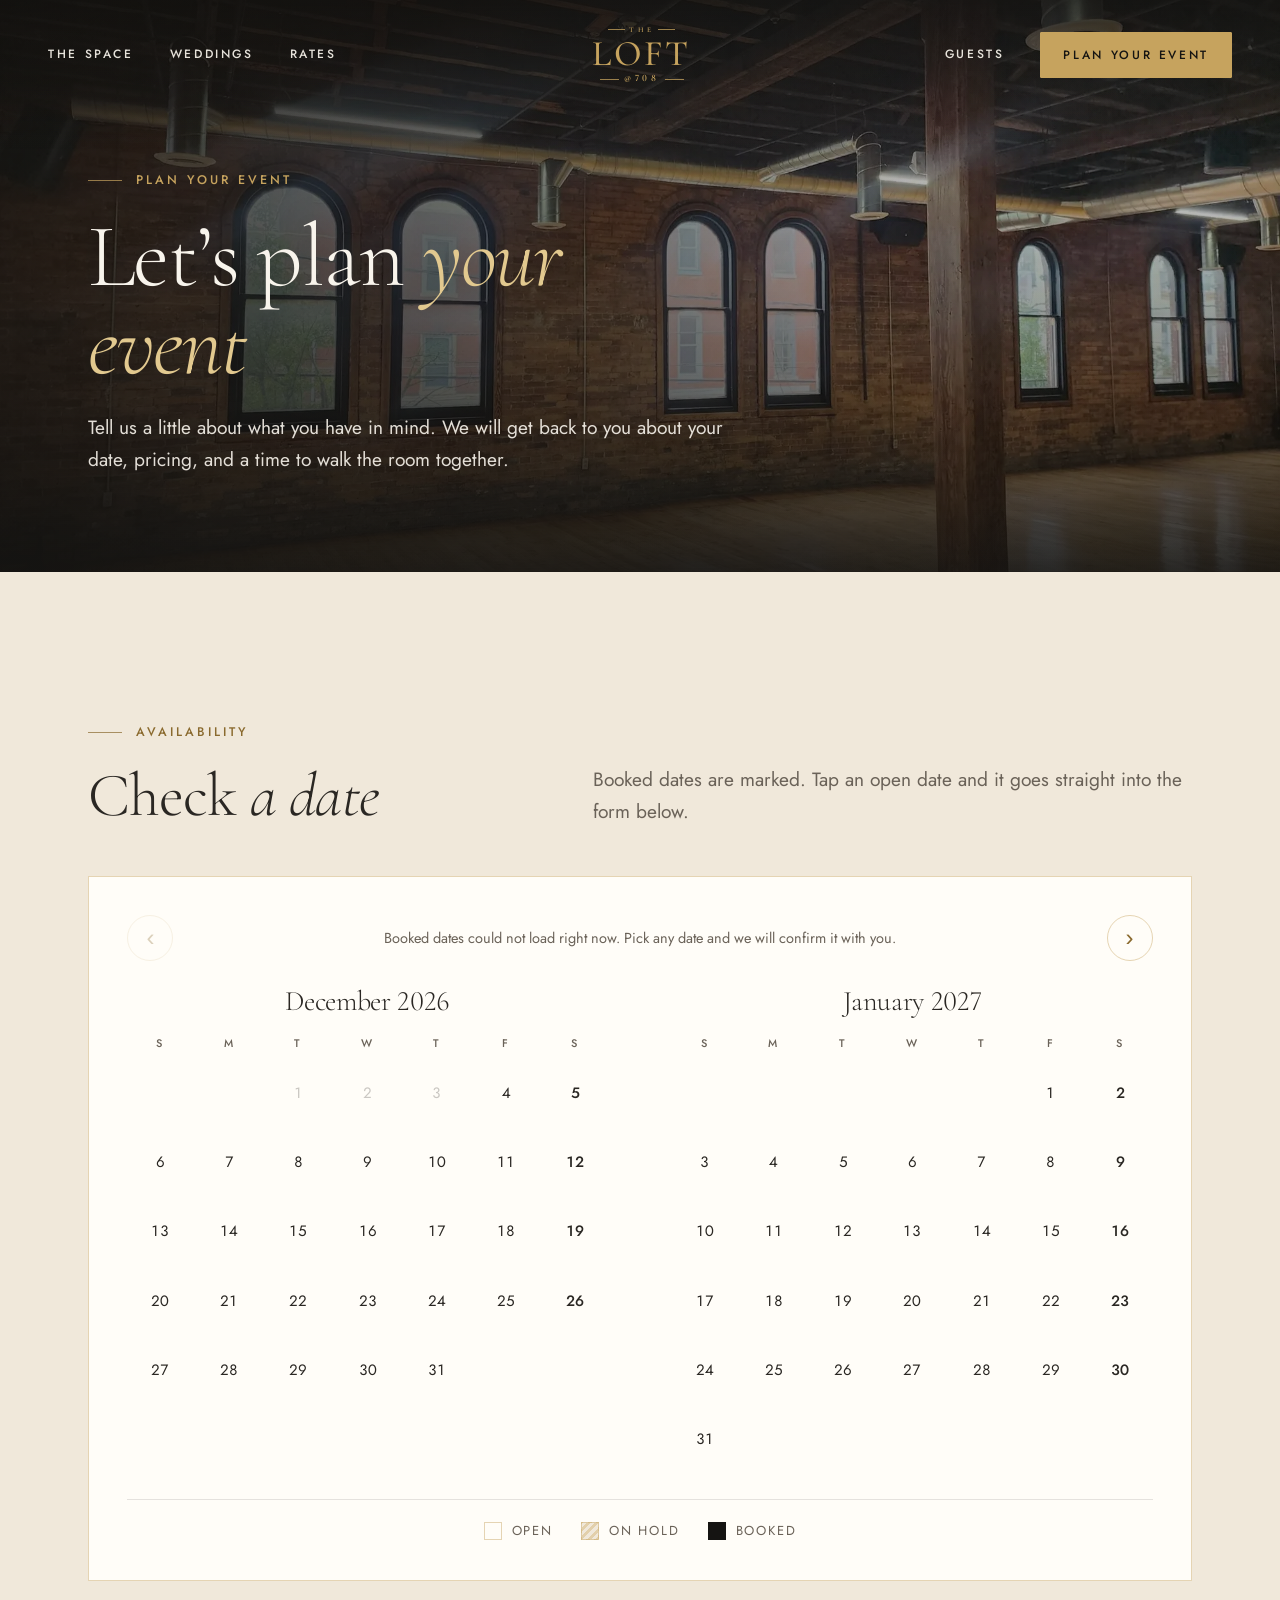
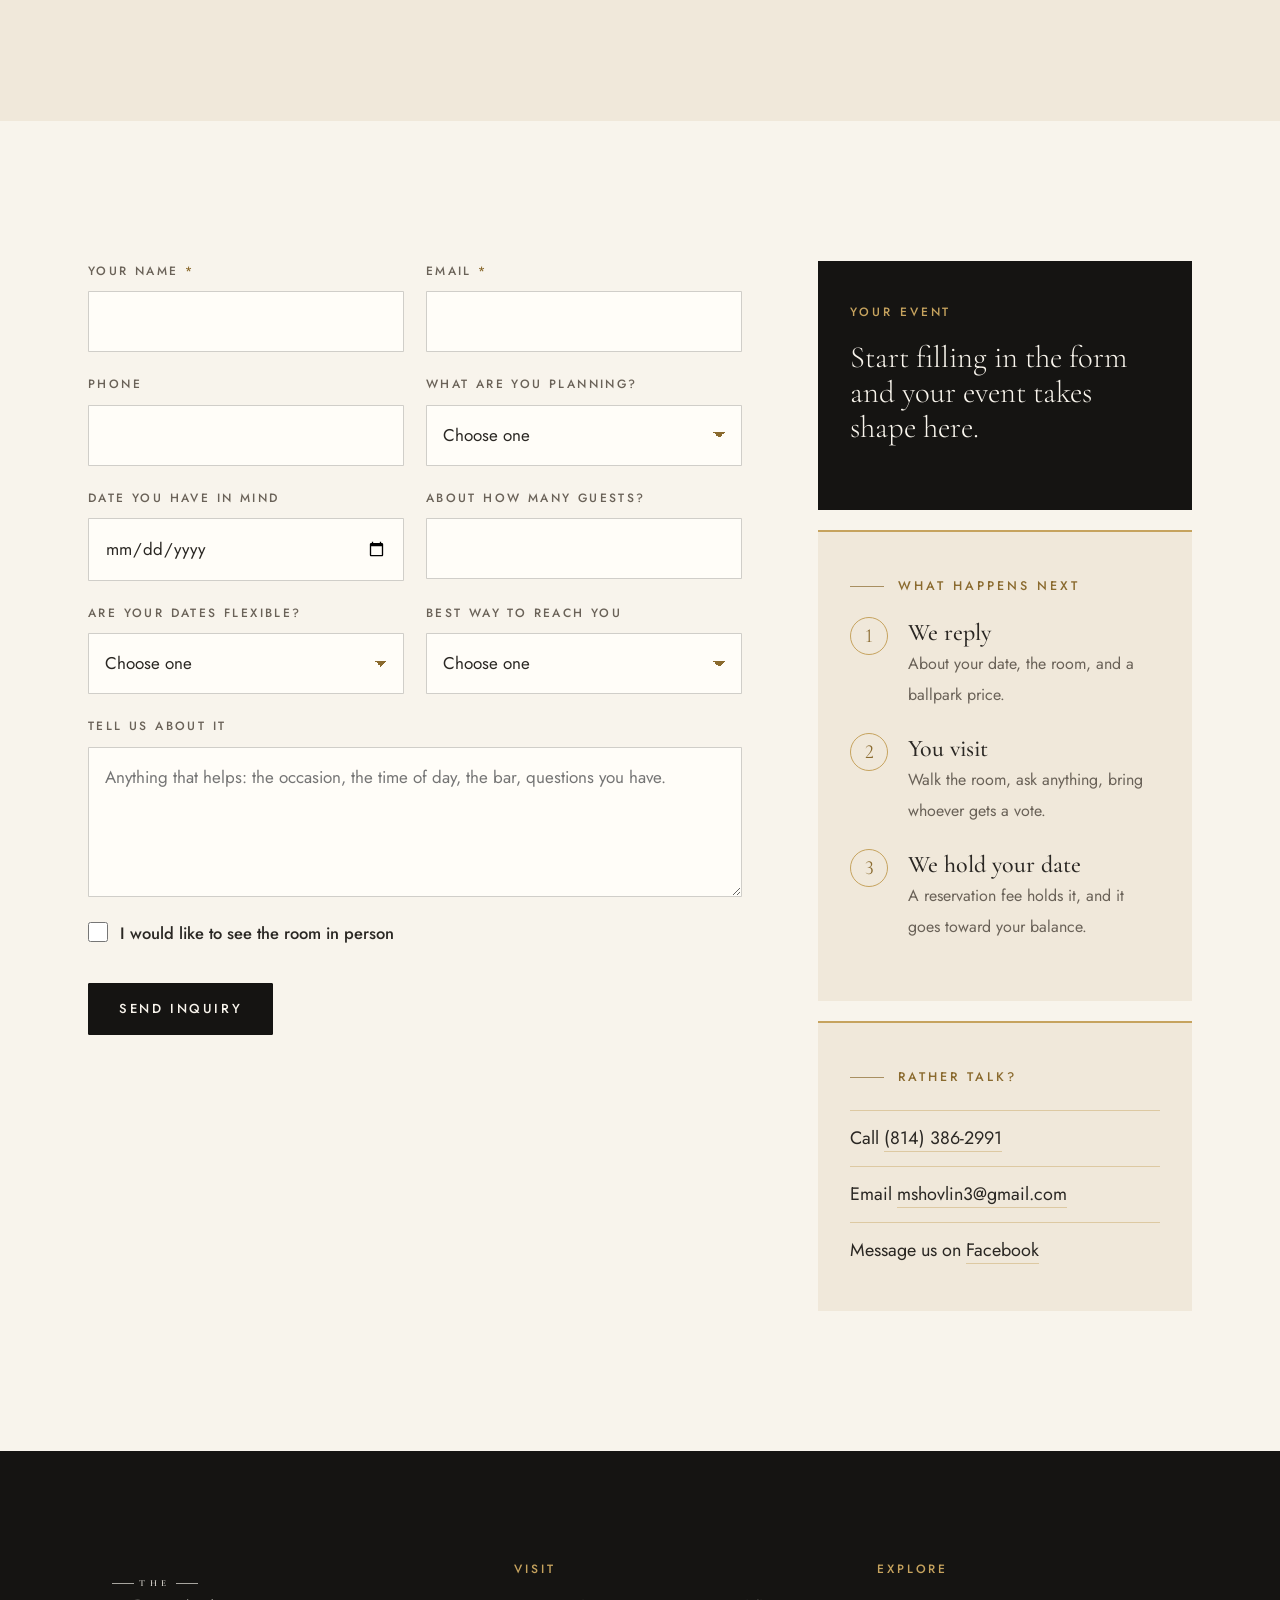
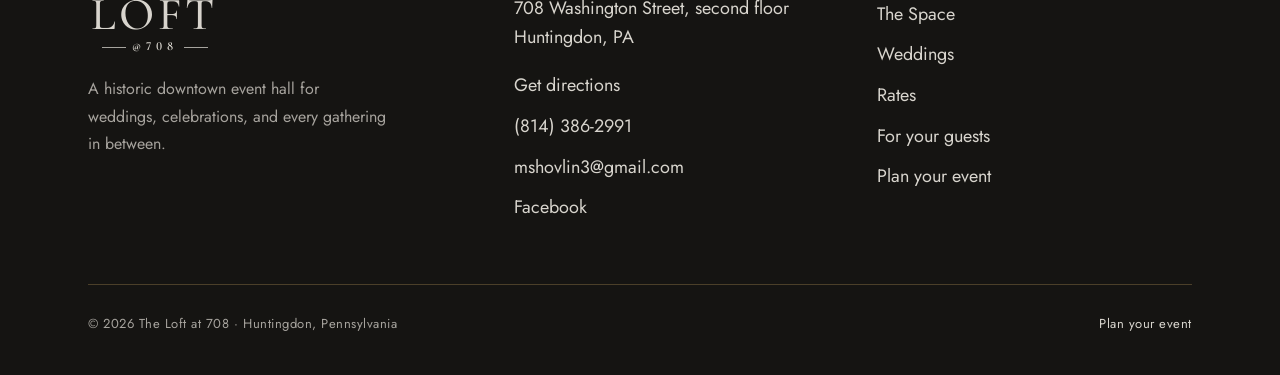
<file: book-a-tour.html>
<!DOCTYPE html>
<html lang="en">
<head>
<meta charset="utf-8">
<meta name="viewport" content="width=device-width, initial-scale=1">
<title>Plan your event | The Loft at 708</title>
<meta name="description" content="Tell us about your event at The Loft at 708 in downtown Huntingdon, PA, and ask for a time to see the room.">
<link rel="canonical" href="https://theloftat708.com/book-a-tour.html">
<meta property="og:url" content="https://theloftat708.com/book-a-tour.html">
<meta property="og:type" content="website">
<meta property="og:site_name" content="The Loft at 708">
<meta property="og:title" content="Plan your event | The Loft at 708">
<meta property="og:description" content="Tell us your date, your headcount, and what you are celebrating.">
<meta property="og:image" content="https://theloftat708.com/images/loft-share.jpg">
<meta property="og:image:width" content="1200">
<meta property="og:image:height" content="630">
<meta name="twitter:card" content="summary_large_image">
<meta name="theme-color" content="#151412">
<link rel="icon" href="images/favicon.svg" type="image/svg+xml">
<link rel="preconnect" href="https://fonts.googleapis.com">
<link rel="preconnect" href="https://fonts.gstatic.com" crossorigin>
<link href="https://fonts.googleapis.com/css2?family=Cormorant+Garamond:ital,wght@0,300;0,400;0,500;0,600;1,300;1,400;1,500&family=Jost:wght@400;500&display=swap" rel="stylesheet">
<link rel="stylesheet" href="css/main.css">
<script src="config.js"></script>
<script defer data-site="d6231efe-fd9f-41e2-b037-230cf31cf62a" src="https://core.martianindustries.io/api/a/script.js"></script>
<script src="js/site.js" defer></script>
<script src="js/interactive.js" defer></script>
<script src="js/content.js" defer></script>
<script src="js/inquire.js" defer></script>
<script src="js/availability.js" defer></script>
</head>
<body>
<a class="skip-link" href="#main">Skip to content</a>

<header class="site-header">
  <div class="site-header__inner">
    <nav class="site-nav site-nav--left" aria-label="Main">
      <a href="the-room.html">The Space</a>
      <a href="weddings.html">Weddings</a>
      <a href="pricing.html">Rates</a>
    </nav>
    <a class="lockup" href="index.html" aria-label="The Loft at 708, home">
      <span class="lockup__the" aria-hidden="true">The</span>
      <span class="lockup__loft" aria-hidden="true">Loft</span>
      <span class="lockup__num" aria-hidden="true">@708</span>
    </a>
    <div class="site-header__tools">
      <nav class="site-nav site-nav--right" aria-label="Plan">
        <a href="for-your-guests.html">Guests</a>
        <a class="btn" href="book-a-tour.html" aria-current="page">Plan your event</a>
      </nav>
      <button class="menu-toggle" type="button" aria-controls="mobile-menu" aria-expanded="false" aria-label="Open menu"><span></span></button>
    </div>
  </div>
</header>
<div class="mobile-menu" id="mobile-menu" aria-hidden="true">
  <a href="index.html">Home</a>
  <a href="the-room.html">The Space</a>
  <a href="weddings.html">Weddings</a>
  <a href="pricing.html">Rates</a>
  <a href="for-your-guests.html">Guests</a>
  <a class="btn" href="book-a-tour.html" aria-current="page">Plan your event</a>
  <p class="mobile-menu__meta">708 Washington Street, second floor<br>Huntingdon, PA</p>
</div>

<main id="main">

  <section class="hero hero--page" style="min-height:60vh; min-height:60svh;">
    <div class="hero__media">
      <picture data-content="inquire.hero.image">
        <source type="image/webp" srcset="images/loft-windows-post-1200.webp 1200w, images/loft-windows-post-2000.webp 2000w" sizes="100vw">
        <img src="images/loft-windows-post-2000.jpg" srcset="images/loft-windows-post-1200.jpg 1200w, images/loft-windows-post-2000.jpg 2000w" sizes="100vw" alt="Arched windows in the exposed brick wall" fetchpriority="high">
      </picture>
    </div>
    <div class="hero__shade"></div>
    <div class="hero__content">
      <span class="eyebrow fade-up">Plan your event</span>
      <h1 class="display hero__title fade-up d1" data-content="inquire.headline" data-content-html>Let&rsquo;s plan <em>your event</em></h1>
      <p class="hero__sub fade-up d2" data-content="inquire.intro">Tell us a little about what you have in mind. We will get back to you about your date, pricing, and a time to walk the room together.</p>
    </div>
  </section>

  <section class="section section--linen" id="availability">
    <div class="wrap">
      <div class="section-head reveal">
        <div>
          <span class="eyebrow">Availability</span>
          <h2 class="h2">Check <em>a date</em></h2>
        </div>
        <p class="lede">Booked dates are marked. Tap an open date and it goes straight into the form below.</p>
      </div>
      <div class="avail reveal d1" data-availability>
        <div class="avail__bar">
          <button class="avail__nav" type="button" data-avail-prev aria-label="Earlier months"><span aria-hidden="true">&lsaquo;</span></button>
          <p class="avail__status" data-avail-status aria-live="polite"></p>
          <button class="avail__nav" type="button" data-avail-next aria-label="Later months"><span aria-hidden="true">&rsaquo;</span></button>
        </div>
        <div class="avail__months" data-avail-months></div>
        <ul class="avail__key" aria-label="Key">
          <li><span class="key key--open"></span>Open</li>
          <li><span class="key key--hold"></span>On hold</li>
          <li><span class="key key--booked"></span>Booked</li>
        </ul>
      </div>
    </div>
  </section>

  <section class="section" id="inquire">
    <div class="wrap inquiry">

      <div>
        <form id="inquiry" class="reveal" novalidate>
          <div class="form-grid">
            <div class="field">
              <label for="f-name">Your name <span class="req" aria-hidden="true">*</span></label>
              <input class="input" id="f-name" name="name" type="text" autocomplete="name" required>
              <p class="field__error" id="f-name-err" hidden></p>
            </div>
            <div class="field">
              <label for="f-email">Email <span class="req" aria-hidden="true">*</span></label>
              <input class="input" id="f-email" name="email" type="email" autocomplete="email" required>
              <p class="field__error" id="f-email-err" hidden></p>
            </div>
            <div class="field">
              <label for="f-phone">Phone</label>
              <input class="input" id="f-phone" name="phone" type="tel" autocomplete="tel">
            </div>
            <div class="field">
              <label for="f-type">What are you planning?</label>
              <select class="input" id="f-type" name="eventType">
                <option value="">Choose one</option>
                <option>Wedding</option>
                <option>Rehearsal dinner</option>
                <option>Shower</option>
                <option>Birthday or anniversary</option>
                <option>Corporate event</option>
                <option>Fundraiser</option>
                <option>Class reunion</option>
                <option>Holiday party</option>
                <option>Something else</option>
              </select>
            </div>
            <div class="field">
              <label for="f-date">Date you have in mind</label>
              <input class="input" id="f-date" name="date" type="date">
            </div>
            <div class="field">
              <label for="f-guests">About how many guests?</label>
              <input class="input" id="f-guests" name="guests" type="number" min="1" max="1000" inputmode="numeric">
            </div>
            <div class="field">
              <label for="f-flex">Are your dates flexible?</label>
              <select class="input" id="f-flex" name="flexible">
                <option value="">Choose one</option>
                <option>Yes, we are open</option>
                <option>A little</option>
                <option>No, this date only</option>
              </select>
            </div>
            <div class="field">
              <label for="f-contact">Best way to reach you</label>
              <select class="input" id="f-contact" name="contactBy">
                <option value="">Choose one</option>
                <option>Email</option>
                <option>Phone call</option>
                <option>Text message</option>
              </select>
            </div>
            <div class="field field--full">
              <label for="f-message">Tell us about it</label>
              <textarea class="input" id="f-message" name="message" placeholder="Anything that helps: the occasion, the time of day, the bar, questions you have."></textarea>
            </div>
            <div class="field field--full">
              <label class="check" for="f-tour"><input id="f-tour" name="tour" type="checkbox" value="yes"> I would like to see the room in person</label>
            </div>
            <div class="hp" aria-hidden="true">
              <label for="f-hp">Leave this empty</label>
              <input id="f-hp" name="hp_9q2" type="text" tabindex="-1" autocomplete="off">
            </div>
          </div>
          <div class="actions">
            <button class="btn btn--ink" type="submit">Send inquiry</button>
          </div>
          <p class="form-status" id="form-status" role="status" hidden></p>
        </form>

        <div class="form-done" id="form-done" hidden tabindex="-1">
          <div class="ornament"><span></span></div>
          <h2 class="h2">Thank you, <em id="done-name">friend</em></h2>
          <p class="lede" style="margin-left:auto; margin-right:auto" data-content="inquire.thanks">We have your note and will be in touch soon to talk about your date.</p>
        </div>
      </div>

      <aside class="reveal d1">
        <div class="summary" data-summary aria-live="polite">
          <span class="summary__label">Your event</span>
          <p class="summary__main" data-sum-main>Start filling in the form and your event takes shape here.</p>
          <ul class="summary__facts" data-sum-facts hidden></ul>
          <p class="summary__hint" data-sum-hint hidden></p>
        </div>
        <div class="aside-card">
          <span class="eyebrow">What happens next</span>
          <ol class="steps">
            <li><strong>We reply</strong><span>About your date, the room, and a ballpark price.</span></li>
            <li><strong>You visit</strong><span>Walk the room, ask anything, bring whoever gets a vote.</span></li>
            <li><strong>We hold your date</strong><span>A reservation fee holds it, and it goes toward your balance.</span></li>
          </ol>
        </div>
        <div class="aside-card" data-requires="phone email facebook" hidden>
          <span class="eyebrow">Rather talk?</span>
          <ul class="contact-lines">
            <li data-requires="phone" hidden>Call <a data-config-link="phone" data-config-text="phone" href="#">us</a></li>
            <li data-requires="email" hidden>Email <a data-config-link="email" data-config-text="email" href="#">us</a></li>
            <li data-requires="facebook" hidden>Message us on <a data-config-link="facebook" href="#" target="_blank" rel="noopener">Facebook</a></li>
          </ul>
        </div>
      </aside>

    </div>
  </section>

</main>

<footer class="site-footer">
  <div class="wrap">
    <div class="site-footer__top">
      <div class="site-footer__brand">
        <a class="lockup" href="index.html" aria-label="The Loft at 708, home">
          <span class="lockup__the" aria-hidden="true">The</span>
          <span class="lockup__loft" aria-hidden="true">Loft</span>
          <span class="lockup__num" aria-hidden="true">@708</span>
        </a>
        <p class="site-footer__tag">A historic downtown event hall for weddings, celebrations, and every gathering in between.</p>
      </div>
      <div>
        <h2>Visit</h2>
        <address><span data-content="contact.address">708 Washington Street, second floor</span><br>Huntingdon, PA</address>
        <ul style="margin-top:14px">
          <li><a data-config-link="maps" href="https://www.google.com/maps/search/?api=1&amp;query=708%20Washington%20Street%2C%20Huntingdon%2C%20PA" target="_blank" rel="noopener">Get directions</a></li>
          <li data-requires="phone" hidden><a data-config-link="phone" data-config-text="phone" href="#">Call</a></li>
          <li data-requires="email" hidden><a data-config-link="email" data-config-text="email" href="#">Email</a></li>
          <li data-requires="facebook" hidden><a data-config-link="facebook" href="#" target="_blank" rel="noopener">Facebook</a></li>
        </ul>
      </div>
      <div>
        <h2>Explore</h2>
        <ul>
          <li><a href="the-room.html">The Space</a></li>
          <li><a href="weddings.html">Weddings</a></li>
          <li><a href="pricing.html">Rates</a></li>
          <li><a href="for-your-guests.html">For your guests</a></li>
          <li><a href="book-a-tour.html">Plan your event</a></li>
        </ul>
      </div>
    </div>
    <div class="site-footer__bottom">
      <span>&copy; <span data-year>2026</span> <span data-venue-name>The Loft at 708</span> &middot; Huntingdon, Pennsylvania</span>
      <a href="book-a-tour.html">Plan your event</a>
    </div>
  </div>
</footer>
</body>
</html>
</file>
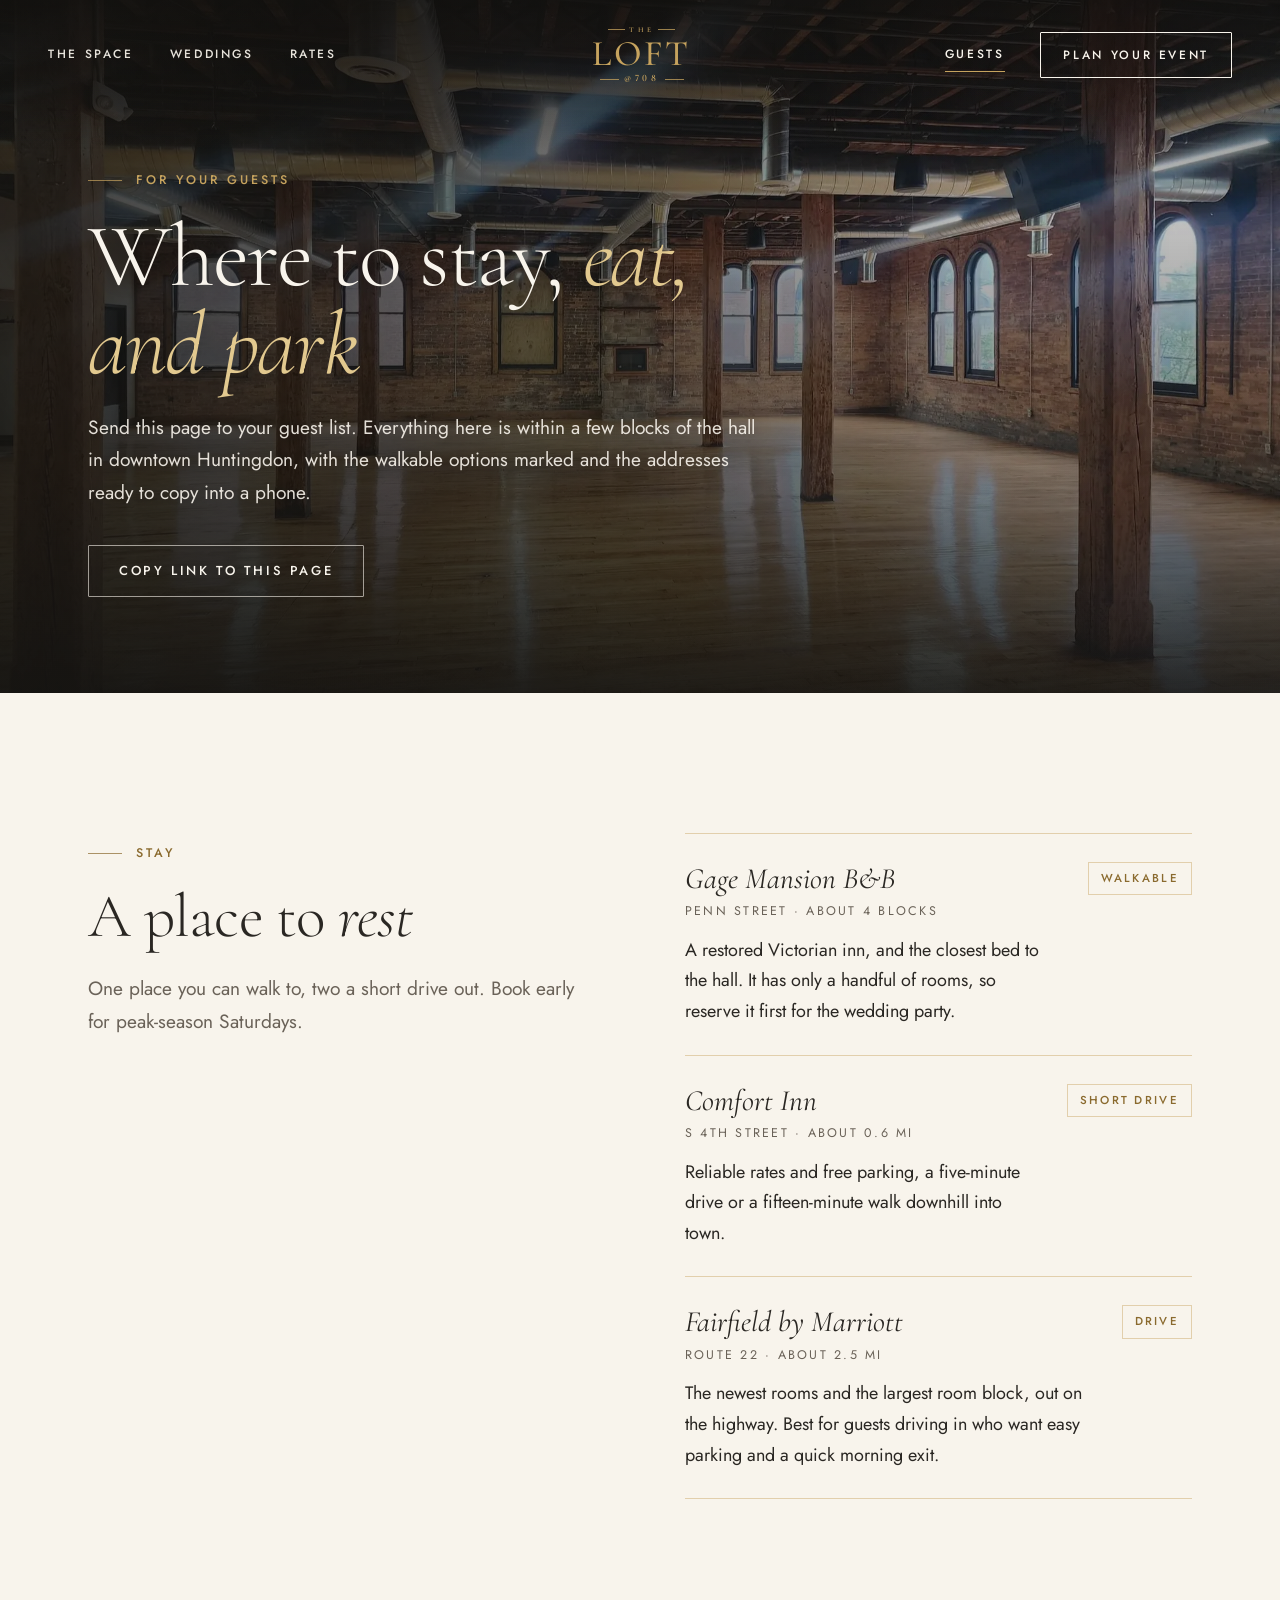
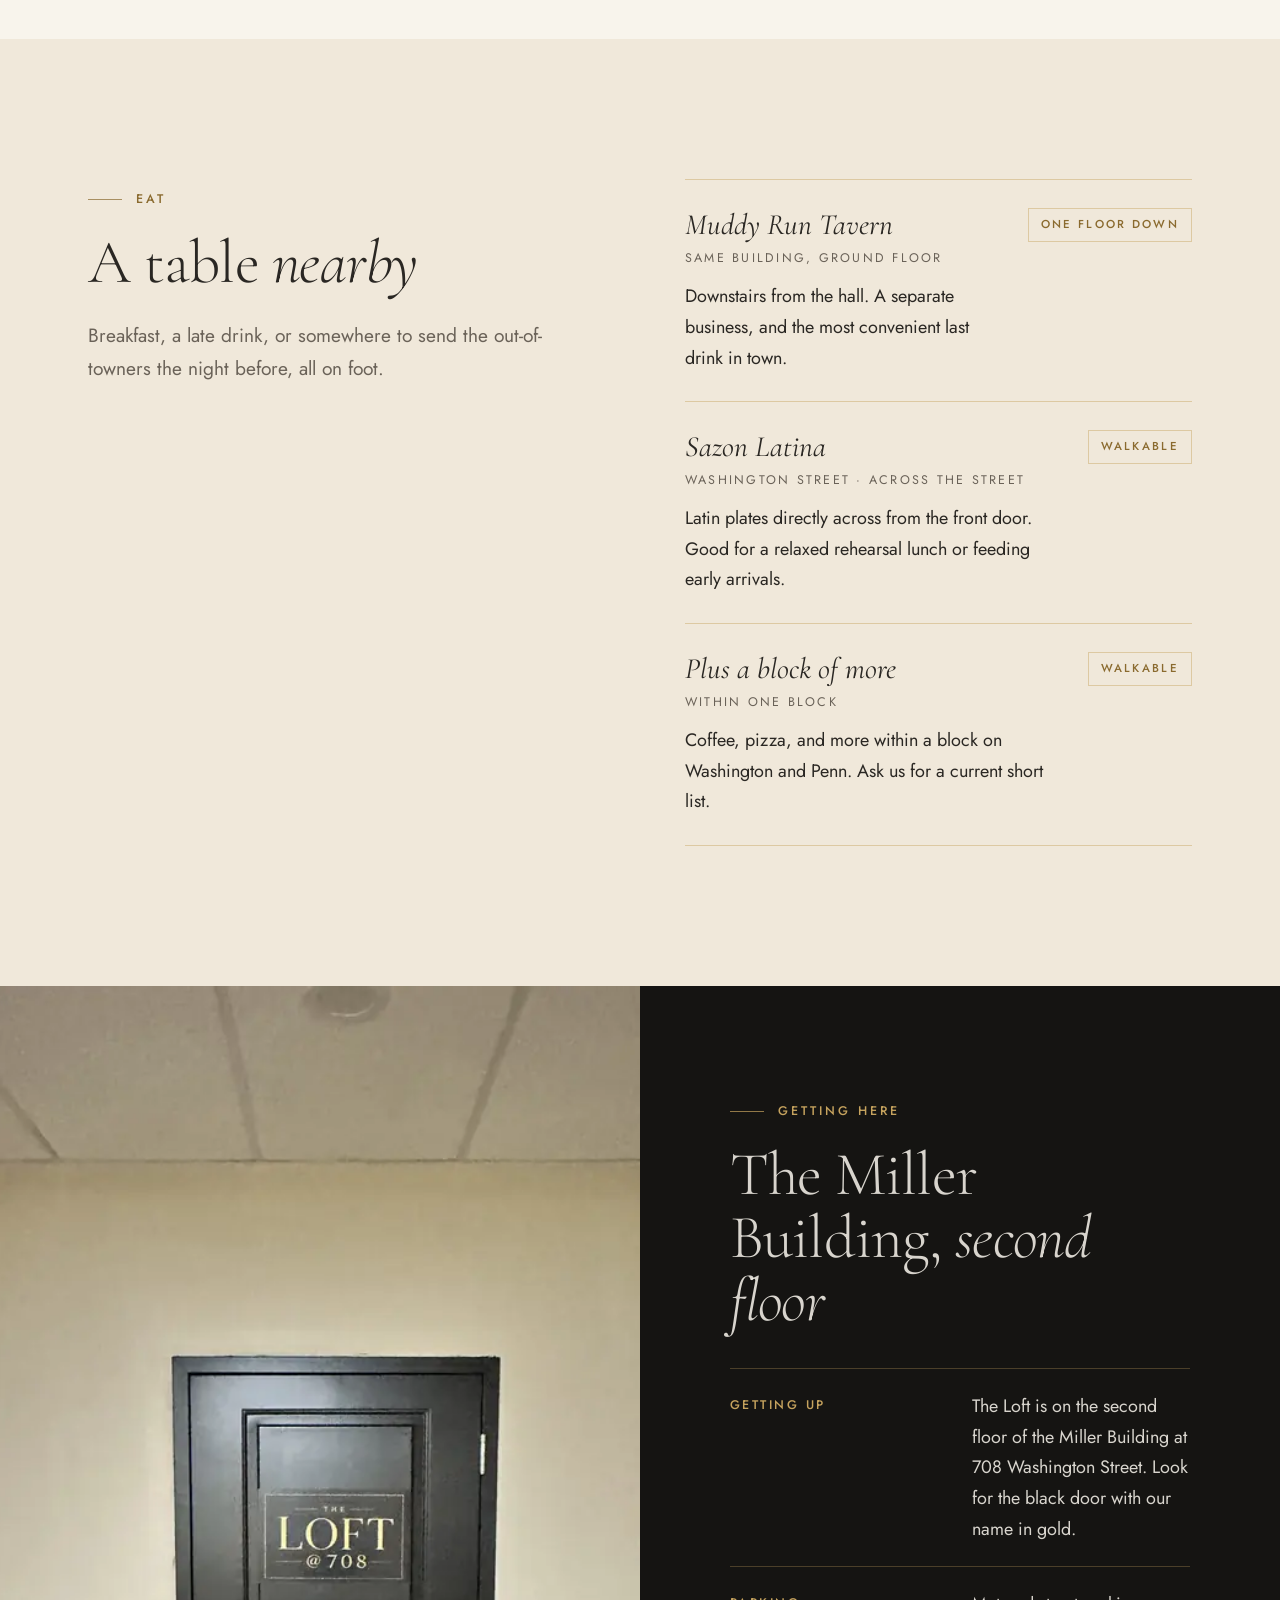
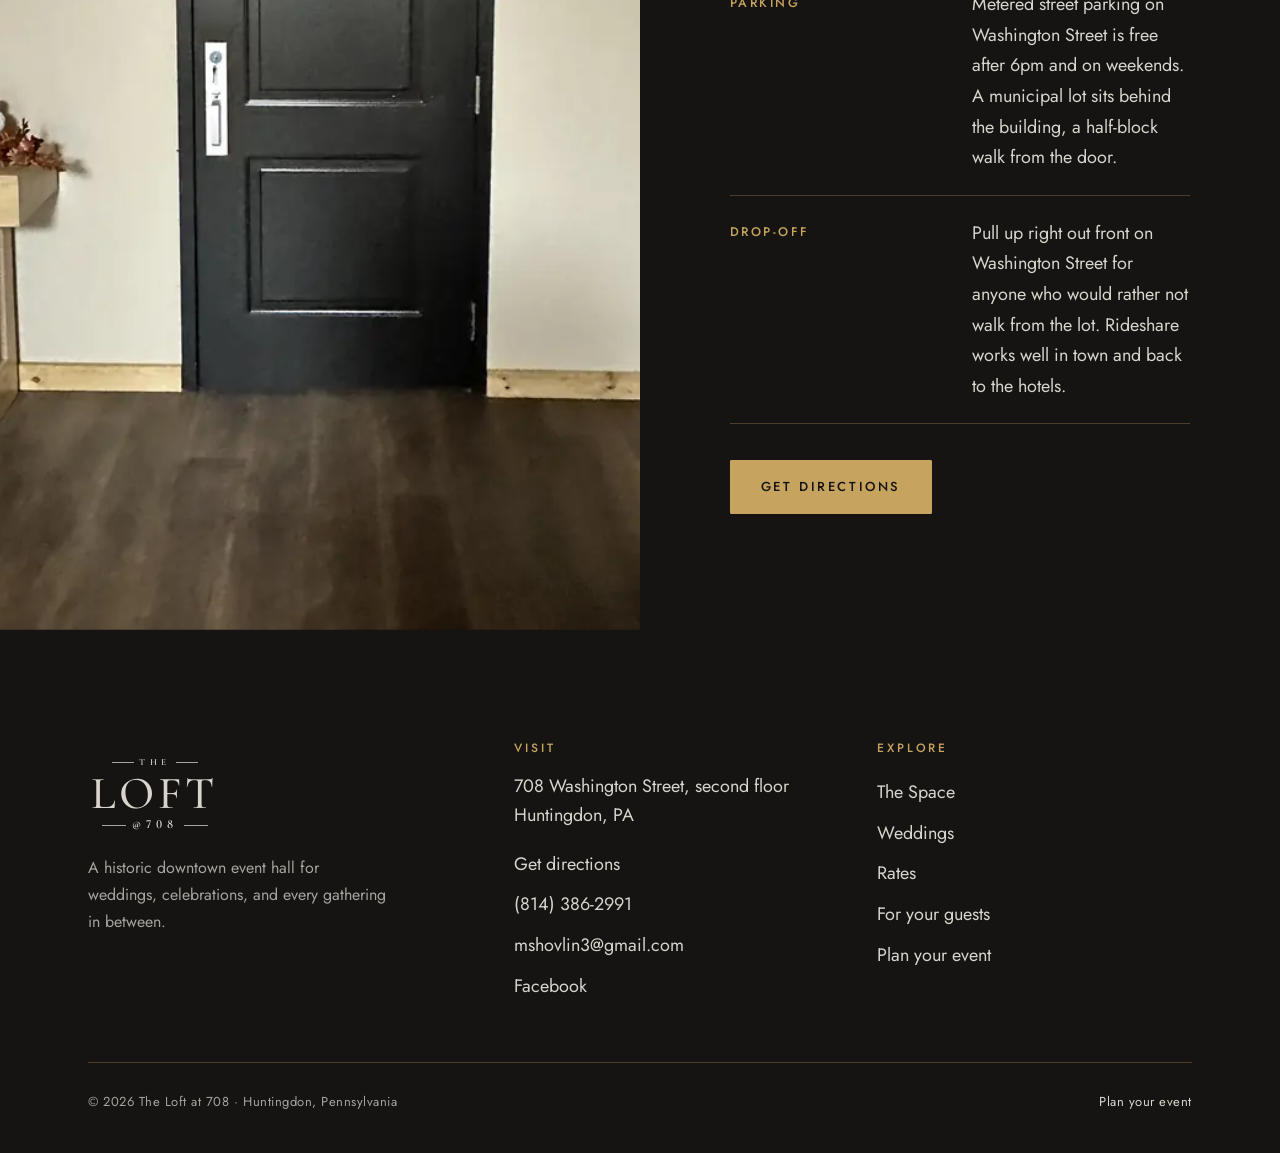
<file: for-your-guests.html>
<!DOCTYPE html>
<html lang="en">
<head>
<meta charset="utf-8">
<meta name="viewport" content="width=device-width, initial-scale=1">
<title>For your guests | The Loft at 708</title>
<meta name="description" content="Where to stay, eat, and park near The Loft at 708, 708 Washington Street, Huntingdon, PA.">
<link rel="canonical" href="https://theloftat708.com/for-your-guests.html">
<meta property="og:url" content="https://theloftat708.com/for-your-guests.html">
<meta property="og:type" content="website">
<meta property="og:site_name" content="The Loft at 708">
<meta property="og:title" content="For your guests | The Loft at 708">
<meta property="og:description" content="Where to stay, eat, and park, all within a few blocks of the hall in downtown Huntingdon.">
<meta property="og:image" content="https://theloftat708.com/images/loft-share.jpg">
<meta property="og:image:width" content="1200">
<meta property="og:image:height" content="630">
<meta name="twitter:card" content="summary_large_image">
<meta name="theme-color" content="#151412">
<link rel="icon" href="images/favicon.svg" type="image/svg+xml">
<link rel="preconnect" href="https://fonts.googleapis.com">
<link rel="preconnect" href="https://fonts.gstatic.com" crossorigin>
<link href="https://fonts.googleapis.com/css2?family=Cormorant+Garamond:ital,wght@0,300;0,400;0,500;0,600;1,300;1,400;1,500&family=Jost:wght@400;500&display=swap" rel="stylesheet">
<link rel="stylesheet" href="css/main.css">
<script src="config.js"></script>
<script defer data-site="d6231efe-fd9f-41e2-b037-230cf31cf62a" src="https://core.martianindustries.io/api/a/script.js"></script>
<script src="js/site.js" defer></script>
<script src="js/interactive.js" defer></script>
<script src="js/content.js" defer></script>
</head>
<body>
<a class="skip-link" href="#main">Skip to content</a>

<header class="site-header">
  <div class="site-header__inner">
    <nav class="site-nav site-nav--left" aria-label="Main">
      <a href="the-room.html">The Space</a>
      <a href="weddings.html">Weddings</a>
      <a href="pricing.html">Rates</a>
    </nav>
    <a class="lockup" href="index.html" aria-label="The Loft at 708, home">
      <span class="lockup__the" aria-hidden="true">The</span>
      <span class="lockup__loft" aria-hidden="true">Loft</span>
      <span class="lockup__num" aria-hidden="true">@708</span>
    </a>
    <div class="site-header__tools">
      <nav class="site-nav site-nav--right" aria-label="Plan">
        <a href="for-your-guests.html" aria-current="page">Guests</a>
        <a class="btn" href="book-a-tour.html">Plan your event</a>
      </nav>
      <button class="menu-toggle" type="button" aria-controls="mobile-menu" aria-expanded="false" aria-label="Open menu"><span></span></button>
    </div>
  </div>
</header>
<div class="mobile-menu" id="mobile-menu" aria-hidden="true">
  <a href="index.html">Home</a>
  <a href="the-room.html">The Space</a>
  <a href="weddings.html">Weddings</a>
  <a href="pricing.html">Rates</a>
  <a href="for-your-guests.html" aria-current="page">Guests</a>
  <a class="btn" href="book-a-tour.html">Plan your event</a>
  <p class="mobile-menu__meta">708 Washington Street, second floor<br>Huntingdon, PA</p>
</div>

<main id="main">

  <section class="hero hero--page">
    <div class="hero__media">
      <picture data-content="guests.hero.image">
        <source type="image/webp" srcset="images/loft-window-hall-1200.webp 1200w, images/loft-window-hall-2000.webp 2000w" sizes="100vw">
        <img src="images/loft-window-hall-2000.jpg" srcset="images/loft-window-hall-1200.jpg 1200w, images/loft-window-hall-2000.jpg 2000w" sizes="100vw" alt="The hall and its arched windows" fetchpriority="high">
      </picture>
    </div>
    <div class="hero__shade"></div>
    <div class="hero__content">
      <span class="eyebrow fade-up">For your guests</span>
      <h1 class="display hero__title fade-up d1" data-content="guests.headline" data-content-html>Where to stay, <em>eat, and park</em></h1>
      <p class="hero__sub fade-up d2" data-content="guests.intro">Send this page to your guest list. Everything here is within a few blocks of the hall in downtown Huntingdon, with the walkable options marked and the addresses ready to copy into a phone.</p>
      <div class="actions fade-up d3">
        <button class="btn btn--ghost" type="button" data-copy-link>Copy link to this page</button>
        <span class="copy-link__done" aria-live="polite"></span>
      </div>
    </div>
  </section>

  <section class="section">
    <div class="wrap split split--top">
      <div class="reveal">
        <span class="eyebrow">Stay</span>
        <h2 class="h2">A place to <em>rest</em></h2>
        <p class="lede" data-content="guests.stay.intro">One place you can walk to, two a short drive out. Book early for peak-season Saturdays.</p>
      </div>
      <div class="places reveal d1">
        <div class="place">
          <div>
            <span class="place__name" data-content="guests.stay.1.name">Gage Mansion B&amp;B</span>
            <span class="place__where" data-content="guests.stay.1.distance">Penn Street &middot; about 4 blocks</span>
            <p class="place__desc" data-content="guests.stay.1.desc">A restored Victorian inn, and the closest bed to the hall. It has only a handful of rooms, so reserve it first for the wedding party.</p>
          </div>
          <span class="place__tag" data-content="guests.stay.1.tag">Walkable</span>
        </div>
        <div class="place">
          <div>
            <span class="place__name" data-content="guests.stay.2.name">Comfort Inn</span>
            <span class="place__where" data-content="guests.stay.2.distance">S 4th Street &middot; about 0.6 mi</span>
            <p class="place__desc" data-content="guests.stay.2.desc">Reliable rates and free parking, a five-minute drive or a fifteen-minute walk downhill into town.</p>
          </div>
          <span class="place__tag" data-content="guests.stay.2.tag">Short drive</span>
        </div>
        <div class="place">
          <div>
            <span class="place__name" data-content="guests.stay.3.name">Fairfield by Marriott</span>
            <span class="place__where" data-content="guests.stay.3.distance">Route 22 &middot; about 2.5 mi</span>
            <p class="place__desc" data-content="guests.stay.3.desc">The newest rooms and the largest room block, out on the highway. Best for guests driving in who want easy parking and a quick morning exit.</p>
          </div>
          <span class="place__tag" data-content="guests.stay.3.tag">Drive</span>
        </div>
      </div>
    </div>
  </section>

  <section class="section section--linen">
    <div class="wrap split split--top">
      <div class="reveal">
        <span class="eyebrow">Eat</span>
        <h2 class="h2">A table <em>nearby</em></h2>
        <p class="lede" data-content="guests.eat.intro">Breakfast, a late drink, or somewhere to send the out-of-towners the night before, all on foot.</p>
      </div>
      <div class="places reveal d1">
        <div class="place">
          <div>
            <span class="place__name" data-content="guests.eat.1.name">Muddy Run Tavern</span>
            <span class="place__where" data-content="guests.eat.1.distance">Same building, ground floor</span>
            <p class="place__desc" data-content="guests.eat.1.desc">Downstairs from the hall. A separate business, and the most convenient last drink in town.</p>
          </div>
          <span class="place__tag" data-content="guests.eat.1.tag">One floor down</span>
        </div>
        <div class="place">
          <div>
            <span class="place__name" data-content="guests.eat.2.name">Sazon Latina</span>
            <span class="place__where" data-content="guests.eat.2.distance">Washington Street &middot; across the street</span>
            <p class="place__desc" data-content="guests.eat.2.desc">Latin plates directly across from the front door. Good for a relaxed rehearsal lunch or feeding early arrivals.</p>
          </div>
          <span class="place__tag" data-content="guests.eat.2.tag">Walkable</span>
        </div>
        <div class="place">
          <div>
            <span class="place__name" data-content="guests.eat.3.name">Plus a block of more</span>
            <span class="place__where" data-content="guests.eat.3.distance">Within one block</span>
            <p class="place__desc" data-content="guests.eat.3.desc">Coffee, pizza, and more within a block on Washington and Penn. Ask us for a current short list.</p>
          </div>
          <span class="place__tag" data-content="guests.eat.3.tag">Walkable</span>
        </div>
      </div>
    </div>
  </section>

  <section class="bleed bleed--ink" id="getting-here">
    <div class="bleed__media img-reveal">
      <picture data-content="guests.getting_here.image">
        <source type="image/webp" srcset="images/loft-door-760.webp 760w, images/loft-door-1200.webp 1200w" sizes="(max-width: 900px) 100vw, 50vw">
        <img src="images/loft-door-1200.jpg" srcset="images/loft-door-760.jpg 760w, images/loft-door-1200.jpg 1200w" sizes="(max-width: 900px) 100vw, 50vw" alt="The black door to The Loft, with its name in gold letters" loading="lazy">
      </picture>
    </div>
      <div class="bleed__body reveal">
        <span class="eyebrow">Getting here</span>
        <h2 class="h2">The Miller Building, <em>second floor</em></h2>
        <dl class="facts" style="margin-top:36px">
          <div class="fact"><dt>Getting up</dt><dd data-content="guests.getting_here.up">The Loft is on the second floor of the Miller Building at 708 Washington Street. Look for the black door with our name in gold.</dd></div>
          <div class="fact"><dt>Parking</dt><dd data-content="guests.getting_here.parking">Metered street parking on Washington Street is free after 6pm and on weekends. A municipal lot sits behind the building, a half-block walk from the door.</dd></div>
          <div class="fact"><dt>Drop-off</dt><dd data-content="guests.getting_here.dropoff">Pull up right out front on Washington Street for anyone who would rather not walk from the lot. Rideshare works well in town and back to the hotels.</dd></div>
        </dl>
        <div class="actions">
          <a class="btn" data-config-link="maps" href="https://www.google.com/maps/search/?api=1&amp;query=708%20Washington%20Street%2C%20Huntingdon%2C%20PA" target="_blank" rel="noopener">Get directions</a>
        </div>
      </div>
  </section>

</main>

<footer class="site-footer">
  <div class="wrap">
    <div class="site-footer__top">
      <div class="site-footer__brand">
        <a class="lockup" href="index.html" aria-label="The Loft at 708, home">
          <span class="lockup__the" aria-hidden="true">The</span>
          <span class="lockup__loft" aria-hidden="true">Loft</span>
          <span class="lockup__num" aria-hidden="true">@708</span>
        </a>
        <p class="site-footer__tag">A historic downtown event hall for weddings, celebrations, and every gathering in between.</p>
      </div>
      <div>
        <h2>Visit</h2>
        <address><span data-content="contact.address">708 Washington Street, second floor</span><br>Huntingdon, PA</address>
        <ul style="margin-top:14px">
          <li><a data-config-link="maps" href="https://www.google.com/maps/search/?api=1&amp;query=708%20Washington%20Street%2C%20Huntingdon%2C%20PA" target="_blank" rel="noopener">Get directions</a></li>
          <li data-requires="phone" hidden><a data-config-link="phone" data-config-text="phone" href="#">Call</a></li>
          <li data-requires="email" hidden><a data-config-link="email" data-config-text="email" href="#">Email</a></li>
          <li data-requires="facebook" hidden><a data-config-link="facebook" href="#" target="_blank" rel="noopener">Facebook</a></li>
        </ul>
      </div>
      <div>
        <h2>Explore</h2>
        <ul>
          <li><a href="the-room.html">The Space</a></li>
          <li><a href="weddings.html">Weddings</a></li>
          <li><a href="pricing.html">Rates</a></li>
          <li><a href="for-your-guests.html">For your guests</a></li>
          <li><a href="book-a-tour.html">Plan your event</a></li>
        </ul>
      </div>
    </div>
    <div class="site-footer__bottom">
      <span>&copy; <span data-year>2026</span> <span data-venue-name>The Loft at 708</span> &middot; Huntingdon, Pennsylvania</span>
      <a href="book-a-tour.html">Plan your event</a>
    </div>
  </div>
</footer>
</body>
</html>
</file>
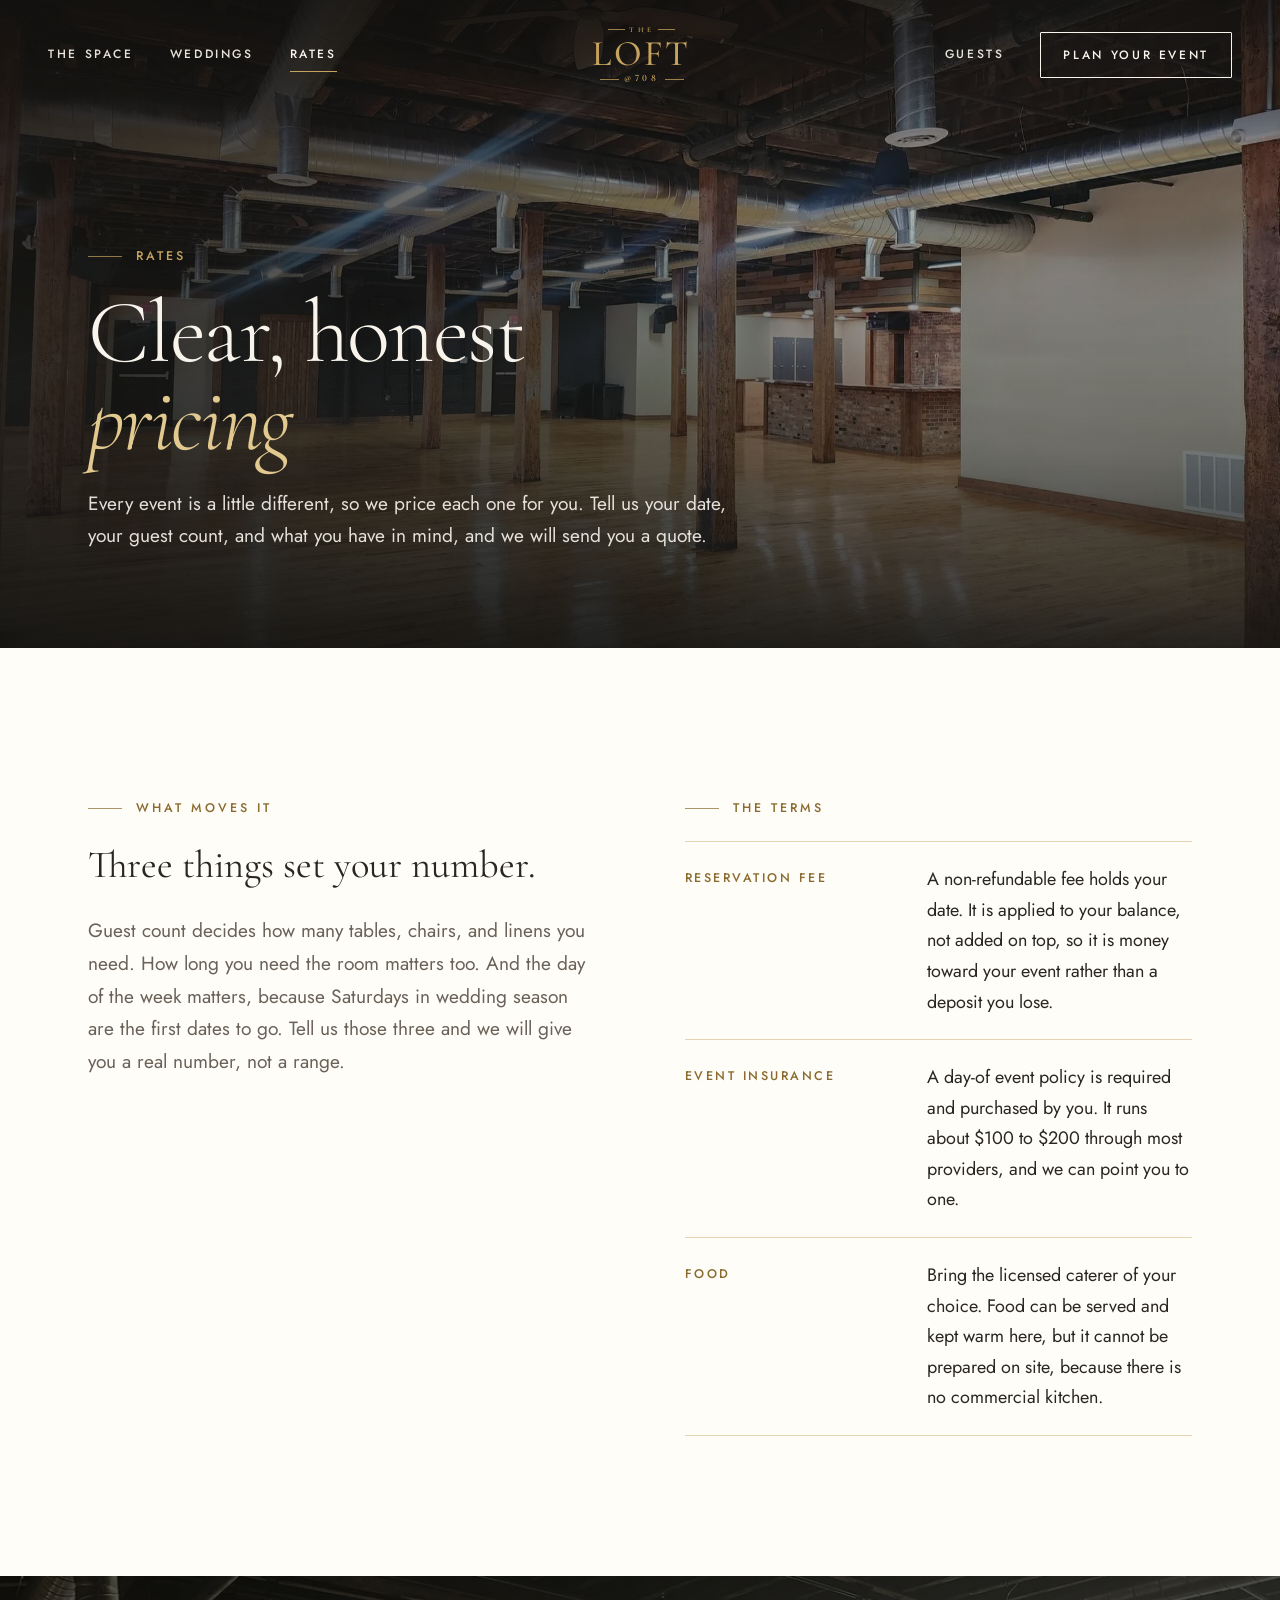
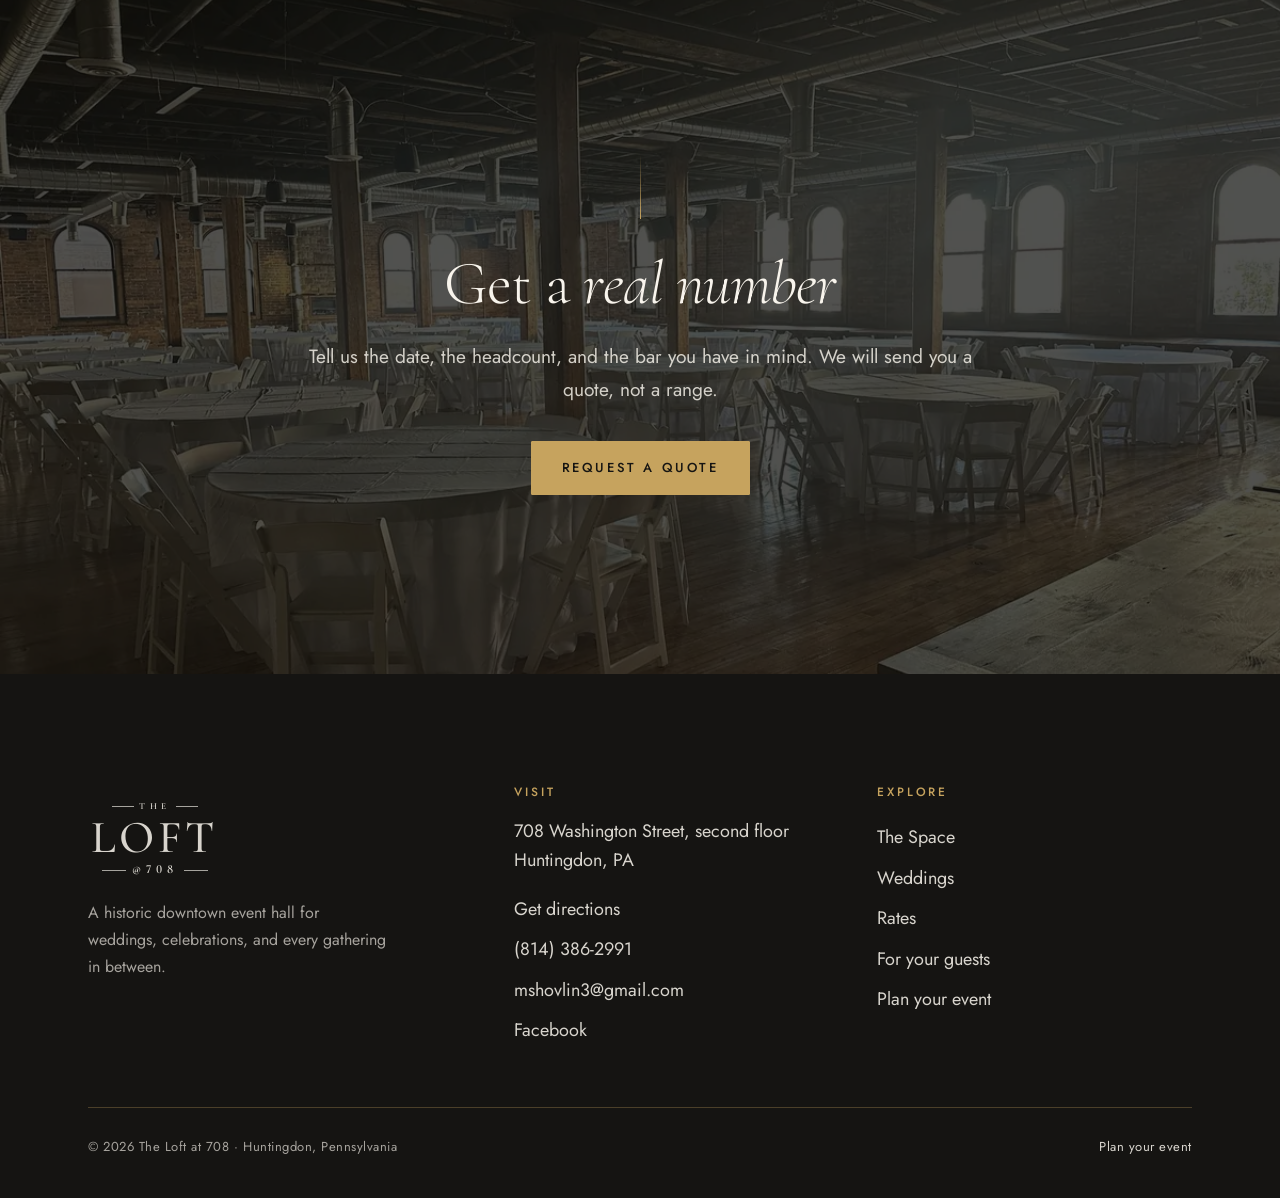
<file: pricing.html>
<!DOCTYPE html>
<html lang="en">
<head>
<meta charset="utf-8">
<meta name="viewport" content="width=device-width, initial-scale=1">
<title>Rates | The Loft at 708</title>
<meta name="description" content="Starting rates, bar options, and sample events at The Loft at 708, a downtown event hall in Huntingdon, PA.">
<link rel="canonical" href="https://theloftat708.com/pricing.html">
<meta property="og:url" content="https://theloftat708.com/pricing.html">
<meta property="og:type" content="website">
<meta property="og:site_name" content="The Loft at 708">
<meta property="og:title" content="Rates | The Loft at 708">
<meta property="og:description" content="Starting rates, bar options, and what a real event costs at The Loft at 708.">
<meta property="og:image" content="https://theloftat708.com/images/loft-share.jpg">
<meta property="og:image:width" content="1200">
<meta property="og:image:height" content="630">
<meta name="twitter:card" content="summary_large_image">
<meta name="theme-color" content="#151412">
<link rel="icon" href="images/favicon.svg" type="image/svg+xml">
<link rel="preconnect" href="https://fonts.googleapis.com">
<link rel="preconnect" href="https://fonts.gstatic.com" crossorigin>
<link href="https://fonts.googleapis.com/css2?family=Cormorant+Garamond:ital,wght@0,300;0,400;0,500;0,600;1,300;1,400;1,500&family=Jost:wght@400;500&display=swap" rel="stylesheet">
<link rel="stylesheet" href="css/main.css">
<script src="config.js"></script>
<script defer data-site="d6231efe-fd9f-41e2-b037-230cf31cf62a" src="https://core.martianindustries.io/api/a/script.js"></script>
<script src="js/site.js" defer></script>
<script src="js/interactive.js" defer></script>
<script src="js/content.js" defer></script>
</head>
<body>
<a class="skip-link" href="#main">Skip to content</a>

<header class="site-header">
  <div class="site-header__inner">
    <nav class="site-nav site-nav--left" aria-label="Main">
      <a href="the-room.html">The Space</a>
      <a href="weddings.html">Weddings</a>
      <a href="pricing.html" aria-current="page">Rates</a>
    </nav>
    <a class="lockup" href="index.html" aria-label="The Loft at 708, home">
      <span class="lockup__the" aria-hidden="true">The</span>
      <span class="lockup__loft" aria-hidden="true">Loft</span>
      <span class="lockup__num" aria-hidden="true">@708</span>
    </a>
    <div class="site-header__tools">
      <nav class="site-nav site-nav--right" aria-label="Plan">
        <a href="for-your-guests.html">Guests</a>
        <a class="btn" href="book-a-tour.html">Plan your event</a>
      </nav>
      <button class="menu-toggle" type="button" aria-controls="mobile-menu" aria-expanded="false" aria-label="Open menu"><span></span></button>
    </div>
  </div>
</header>
<div class="mobile-menu" id="mobile-menu" aria-hidden="true">
  <a href="index.html">Home</a>
  <a href="the-room.html">The Space</a>
  <a href="weddings.html">Weddings</a>
  <a href="pricing.html" aria-current="page">Rates</a>
  <a href="for-your-guests.html">Guests</a>
  <a class="btn" href="book-a-tour.html">Plan your event</a>
  <p class="mobile-menu__meta">708 Washington Street, second floor<br>Huntingdon, PA</p>
</div>

<main id="main">

  <section class="hero hero--page">
    <div class="hero__media">
      <picture data-content="pricing.hero.image">
        <source type="image/webp" srcset="images/loft-toward-bar-1200.webp 1200w, images/loft-toward-bar-2000.webp 2000w" sizes="100vw">
        <img src="images/loft-toward-bar-2000.jpg" srcset="images/loft-toward-bar-1200.jpg 1200w, images/loft-toward-bar-2000.jpg 2000w" sizes="100vw" alt="The hall looking toward the bar" fetchpriority="high">
      </picture>
    </div>
    <div class="hero__shade"></div>
    <div class="hero__content">
      <span class="eyebrow fade-up">Rates</span>
      <h1 class="display hero__title fade-up d1" data-content="pricing.headline" data-content-html>Clear, honest <em>pricing</em></h1>
      <p class="hero__sub fade-up d2" data-content="pricing.intro">Every event is a little different, so we price each one for you. Tell us your date, your guest count, and what you have in mind, and we will send you a quote.</p>
    </div>
  </section>

  <section class="section" hidden>
    <div class="wrap split split--top">
      <div class="reveal">
        <span class="eyebrow">Starting rates</span>
        <h2 class="h2">The whole room, <em>one price</em></h2>
        <p class="lede">Every rate is the entire second floor for your event, with tables, chairs, linens, setup, and teardown.</p>
      </div>
      <div class="rates reveal d1">
        <div class="rate"><span class="rate__label" data-content="pricing.saturday_label">Saturday, peak season (May to Oct)</span><span class="rate__value">from <span data-content="pricing.saturday">$4,500</span></span></div>
        <div class="rate"><span class="rate__label" data-content="pricing.frisun_label">Friday or Sunday</span><span class="rate__value">from <span data-content="pricing.frisun">$3,200</span></span></div>
        <div class="rate"><span class="rate__label" data-content="pricing.weekday_label">Weekday, full day</span><span class="rate__value">from <span data-content="pricing.weekday">$2,000</span></span></div>
        <div class="rate"><span class="rate__label" data-content="pricing.halfday_label">Half day, up to 5 hours</span><span class="rate__value">from <span data-content="pricing.halfday">$1,000</span></span></div>
        <div class="rate"><span class="rate__label" data-content="pricing.hourly_label">Hourly, 3-hour minimum</span><span class="rate__value"><span data-content="pricing.hourly">$150</span> / hr</span></div>
        <div class="rate rate--accent"><span class="rate__label" data-content="pricing.offseason_label">January to April</span><span class="rate__value" data-content="pricing.offseason_discount">20% off</span></div>
      </div>
    </div>
  </section>

  <section class="section section--linen" id="estimate" hidden>
    <div class="wrap">
      <div class="section-head reveal">
        <div>
          <span class="eyebrow">Quick estimate</span>
          <h2 class="h2">Find your <em>starting rate</em></h2>
        </div>
        <p class="lede">Pick a day and a season to see where your room rate starts. Your final quote comes from us, with your date and headcount.</p>
      </div>
      <form class="estimator reveal d1" data-estimator onsubmit="return false" style="margin-top:48px">
        <div class="estimator__form">
          <fieldset class="choice-group">
            <legend>Day</legend>
            <div class="chips">
              <label class="chip"><input type="radio" name="est-day" value="saturday" checked><span>Saturday</span></label>
              <label class="chip"><input type="radio" name="est-day" value="frisun"><span>Friday or Sunday</span></label>
              <label class="chip"><input type="radio" name="est-day" value="weekday"><span>Weekday</span></label>
              <label class="chip"><input type="radio" name="est-day" value="halfday"><span>Half day</span></label>
              <label class="chip"><input type="radio" name="est-day" value="hourly"><span>By the hour</span></label>
            </div>
          </fieldset>
          <fieldset class="choice-group">
            <legend>Season</legend>
            <div class="chips">
              <label class="chip"><input type="radio" name="est-season" value="peak" checked><span>May to December</span></label>
              <label class="chip"><input type="radio" name="est-season" value="off"><span>January to April</span></label>
            </div>
          </fieldset>
          <div class="choice-group" data-est-hours hidden>
            <label class="field label" for="est-hours" style="display:block; font-size:12px; font-weight:500; letter-spacing:.2em; text-transform:uppercase; color:var(--muted); margin-bottom:6px">How long: <span data-est-hours-out>4 hours</span></label>
            <input class="range" id="est-hours" type="range" min="3" max="12" step="1" value="4">
            <div class="range-scale"><span>3</span><span>12</span></div>
          </div>
        </div>
        <div class="estimator__result" aria-live="polite">
          <span class="estimator__label">Room rate from</span>
          <div class="estimator__value" data-est-value>$4,500</div>
          <p class="estimator__sub" data-est-sub></p>
          <a class="btn" href="book-a-tour.html">Get a real quote</a>
        </div>
      </form>
    </div>
  </section>

  <section class="section" id="bar" hidden>
    <div class="wrap">
      <div class="section-head reveal">
        <div>
          <span class="eyebrow">Our own liquor license</span>
          <h2 class="h2">The bar is <em>ours to run</em></h2>
        </div>
        <p class="lede" data-content="pricing.bar.intro">Many halls make you bring your own alcohol and find someone to pour it. We hold the license and staff the bar; you choose how it is paid for. Bartenders, ice, glassware, and liability are ours.</p>
      </div>
      <div class="cards reveal d1">
        <div class="card card--ink">
          <span class="card__kicker">Hosted, per hour</span>
          <h3 class="card__title">You cover the tab</h3>
          <p class="card__text" data-content="pricing.bar.hourly.desc">A flat per-guest, per-hour rate. Guests drink free, and you know the total before the night starts. Two tiers:</p>
          <div class="card__foot">
            <span class="card__foot-title">Beer &amp; wine</span>
            <span class="card__foot-sub" data-content="pricing.bar.beer_wine_rate">Per guest, per hour</span>
          </div>
          <div class="card__foot">
            <span class="card__foot-title">Full bar</span>
            <span class="card__foot-sub" data-content="pricing.bar.full_bar_rate">Per guest, per hour, spirits added</span>
          </div>
        </div>
        <div class="card">
          <span class="card__kicker">Hosted, on consumption</span>
          <h3 class="card__title">Pay for what is poured</h3>
          <p class="card__text" data-content="pricing.bar.consumption.desc">We run a tab against a minimum you set. You cover the actual drinks, and if the room drinks past your number, you settle the difference at the end.</p>
          <div class="card__foot">
            <span class="card__foot-title" data-content="pricing.bar.minimum">Set your minimum</span>
            <span class="card__foot-sub" data-content="pricing.bar.minimum_note">Billed to actual consumption</span>
          </div>
        </div>
        <div class="card">
          <span class="card__kicker">Cash bar</span>
          <h3 class="card__title">Guests buy their own</h3>
          <p class="card__text" data-content="pricing.bar.cash.desc">No bar cost to you. Our bartenders sell to guests directly, by the drink. A favorite for reunions, banquets, and daytime events.</p>
          <div class="card__foot">
            <span class="card__foot-title">No host cost</span>
            <span class="card__foot-sub">Priced per drink</span>
          </div>
        </div>
      </div>
      <p class="lede reveal" style="max-width:none; font-size:15.5px" data-content="pricing.bar.note">Per-guest and per-drink rates are confirmed at booking with your headcount. You can mix models: hosted beer and wine, with a cash bar for spirits.</p>
    </div>
  </section>

  <section class="section" hidden>
    <div class="wrap">
      <div class="section-head reveal">
        <div>
          <span class="eyebrow">What a real event runs</span>
          <h2 class="h2">Three <em>sample</em> events</h2>
        </div>
        <p class="lede" data-content="pricing.samples.intro">Examples, not quotes, but close to what these events book. The bar is separate and priced by the option you choose above.</p>
      </div>
      <div class="cards reveal d1">
        <div class="card">
          <span class="card__kicker" data-content="pricing.samples.saturday.guests">150 guests, peak Saturday</span>
          <h3 class="card__title" data-content="pricing.samples.saturday.title">Saturday reception</h3>
          <div class="card__price" data-content="pricing.samples.saturday.price">$4,500</div>
          <p class="card__list-title" style="margin-top:26px">Included</p>
          <ul>
            <li>The full floor, 10am to midnight</li>
            <li>Tables, chairs, and linens</li>
            <li>Help by phone during your event</li>
            <li>A staffed bar (drinks separate)</li>
          </ul>
          <p class="card__list-title card__list-title--muted">Not included</p>
          <ul class="muted">
            <li>Catering and food</li>
            <li>The bar tab</li>
            <li>Event insurance</li>
          </ul>
        </div>
        <div class="card">
          <span class="card__kicker" data-content="pricing.samples.memorial.guests">80 guests, weekday luncheon</span>
          <h3 class="card__title" data-content="pricing.samples.memorial.title">Celebration of life</h3>
          <div class="card__price" data-content="pricing.samples.memorial.price">$1,000</div>
          <p class="card__list-title" style="margin-top:26px">Included</p>
          <ul>
            <li>Half day, up to 5 hours</li>
            <li>Tables, chairs, and linens</li>
            <li>Help by phone during your event</li>
            <li>Coffee service and projection</li>
          </ul>
          <p class="card__list-title card__list-title--muted">Not included</p>
          <ul class="muted">
            <li>Catering and food</li>
            <li>A bar, if wanted</li>
            <li>Event insurance</li>
          </ul>
        </div>
        <div class="card">
          <span class="card__kicker" data-content="pricing.samples.corporate.guests">40 guests, 4 hours</span>
          <h3 class="card__title" data-content="pricing.samples.corporate.title">Corporate half-day</h3>
          <div class="card__price" data-content="pricing.samples.corporate.price">$600</div>
          <p class="card__list-title" style="margin-top:26px">Included</p>
          <ul>
            <li>Booked hourly, 4 &times; $150</li>
            <li>Tables, chairs, and linens</li>
            <li>Projection, sound, and wifi</li>
            <li>Help by phone during your event</li>
          </ul>
          <p class="card__list-title card__list-title--muted">Not included</p>
          <ul class="muted">
            <li>A catered lunch</li>
            <li>A bar, if wanted</li>
            <li>Event insurance</li>
          </ul>
        </div>
      </div>
    </div>
  </section>

  <section class="section section--paper">
    <div class="wrap split split--top">
      <div class="reveal">
        <span class="eyebrow">What moves it</span>
        <p class="statement" data-content="pricing.moves.statement">Three things set your number.</p>
        <p class="lede" data-content="pricing.moves.text">Guest count decides how many tables, chairs, and linens you need. How long you need the room matters too. And the day of the week matters, because Saturdays in wedding season are the first dates to go. Tell us those three and we will give you a real number, not a range.</p>
      </div>
      <div class="reveal d1">
        <span class="eyebrow">The terms</span>
        <dl class="facts">
          <div class="fact"><dt>Reservation fee</dt><dd data-content="pricing.terms.reservation_fee">A non-refundable fee holds your date. It is applied to your balance, not added on top, so it is money toward your event rather than a deposit you lose.</dd></div>
          <div class="fact"><dt>Event insurance</dt><dd data-content="pricing.terms.insurance">A day-of event policy is required and purchased by you. It runs about $100 to $200 through most providers, and we can point you to one.</dd></div>
          <div class="fact"><dt>Food</dt><dd data-content="pricing.terms.food">Bring the licensed caterer of your choice. Food can be served and kept warm here, but it cannot be prepared on site, because there is no commercial kitchen.</dd></div>
        </dl>
      </div>
    </div>
  </section>

  <section class="cta">
    <div class="cta__media" data-parallax>
      <picture>
        <source type="image/webp" srcset="images/loft-hall-wide-1200.webp">
        <img src="images/loft-hall-wide-1200.jpg" alt="" loading="lazy">
      </picture>
    </div>
    <div class="wrap reveal">
      <div class="ornament"><span></span></div>
      <h2 class="h2">Get a <em>real number</em></h2>
      <p class="lede">Tell us the date, the headcount, and the bar you have in mind. We will send you a quote, not a range.</p>
      <div class="actions">
        <a class="btn" href="book-a-tour.html">Request a quote</a>
      </div>
    </div>
  </section>

</main>

<footer class="site-footer">
  <div class="wrap">
    <div class="site-footer__top">
      <div class="site-footer__brand">
        <a class="lockup" href="index.html" aria-label="The Loft at 708, home">
          <span class="lockup__the" aria-hidden="true">The</span>
          <span class="lockup__loft" aria-hidden="true">Loft</span>
          <span class="lockup__num" aria-hidden="true">@708</span>
        </a>
        <p class="site-footer__tag">A historic downtown event hall for weddings, celebrations, and every gathering in between.</p>
      </div>
      <div>
        <h2>Visit</h2>
        <address><span data-content="contact.address">708 Washington Street, second floor</span><br>Huntingdon, PA</address>
        <ul style="margin-top:14px">
          <li><a data-config-link="maps" href="https://www.google.com/maps/search/?api=1&amp;query=708%20Washington%20Street%2C%20Huntingdon%2C%20PA" target="_blank" rel="noopener">Get directions</a></li>
          <li data-requires="phone" hidden><a data-config-link="phone" data-config-text="phone" href="#">Call</a></li>
          <li data-requires="email" hidden><a data-config-link="email" data-config-text="email" href="#">Email</a></li>
          <li data-requires="facebook" hidden><a data-config-link="facebook" href="#" target="_blank" rel="noopener">Facebook</a></li>
        </ul>
      </div>
      <div>
        <h2>Explore</h2>
        <ul>
          <li><a href="the-room.html">The Space</a></li>
          <li><a href="weddings.html">Weddings</a></li>
          <li><a href="pricing.html">Rates</a></li>
          <li><a href="for-your-guests.html">For your guests</a></li>
          <li><a href="book-a-tour.html">Plan your event</a></li>
        </ul>
      </div>
    </div>
    <div class="site-footer__bottom">
      <span>&copy; <span data-year>2026</span> <span data-venue-name>The Loft at 708</span> &middot; Huntingdon, Pennsylvania</span>
      <a href="book-a-tour.html">Plan your event</a>
    </div>
  </div>
</footer>
</body>
</html>
</file>
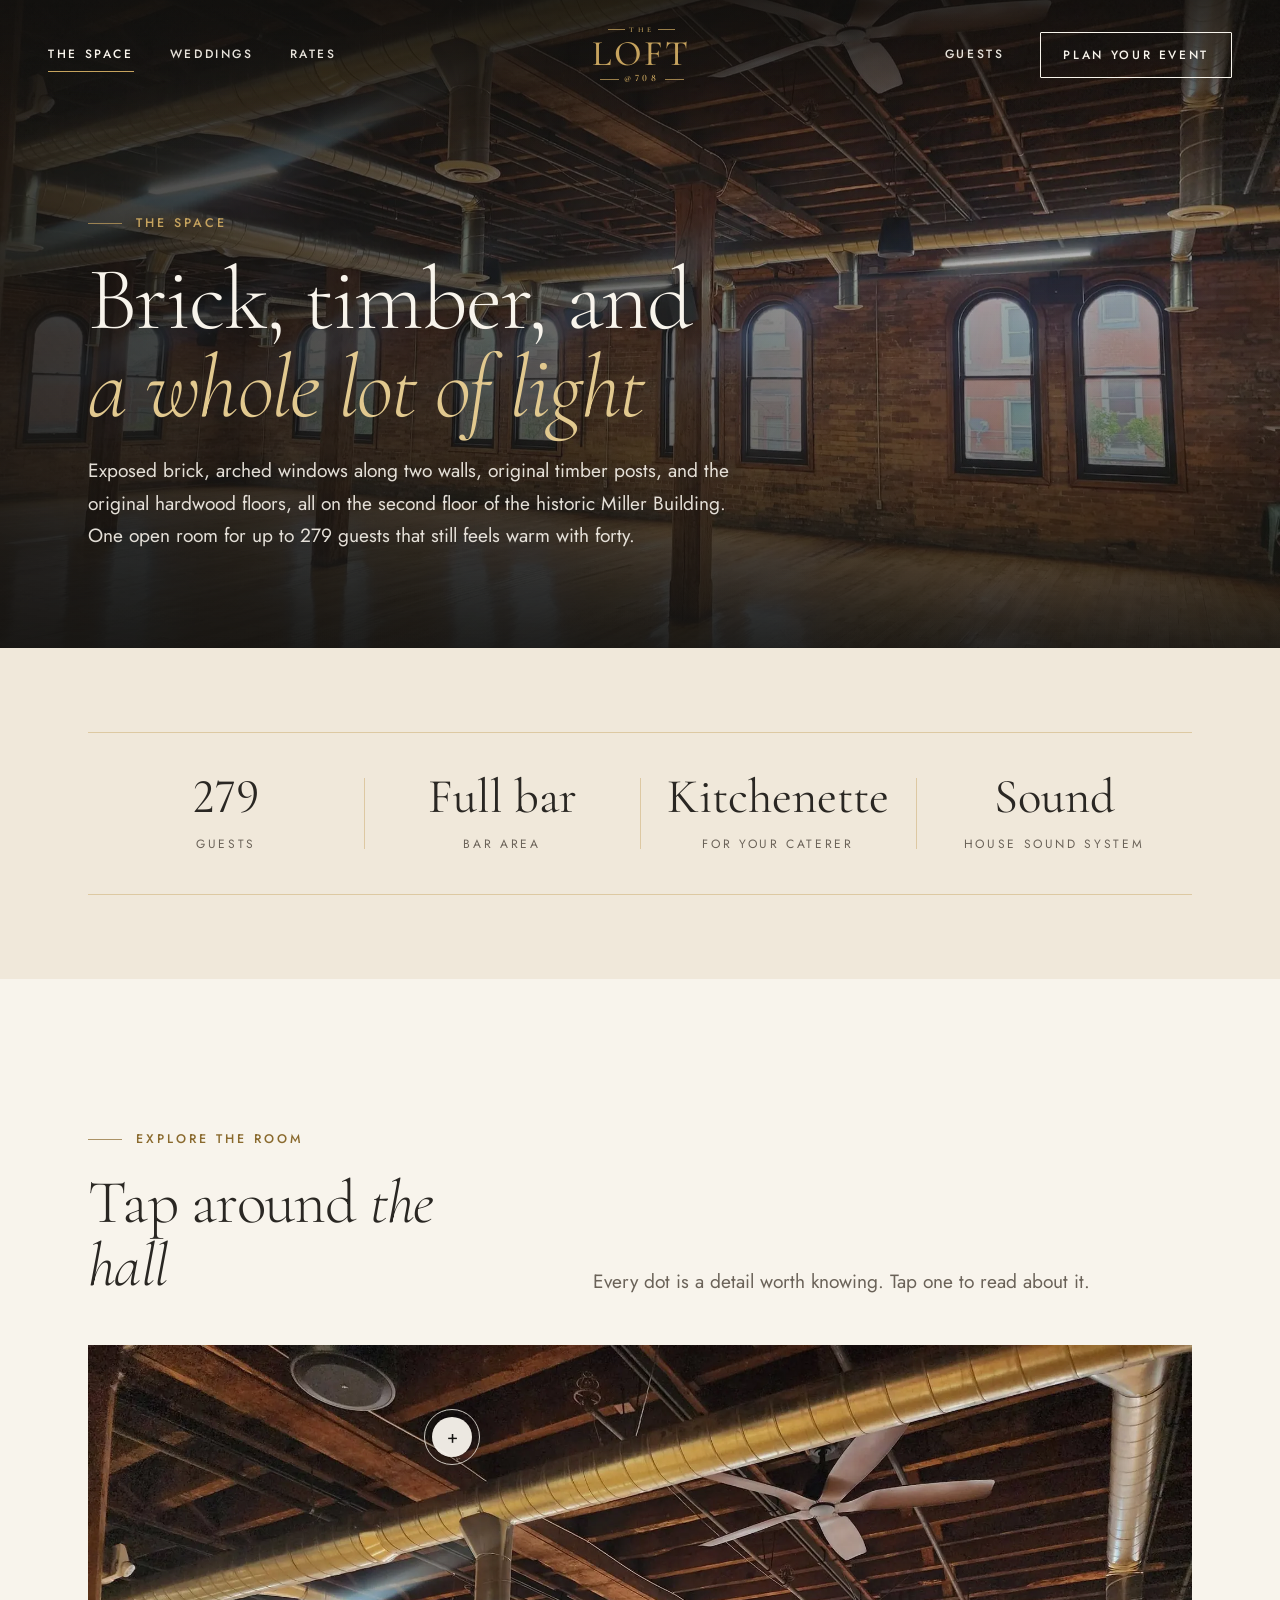
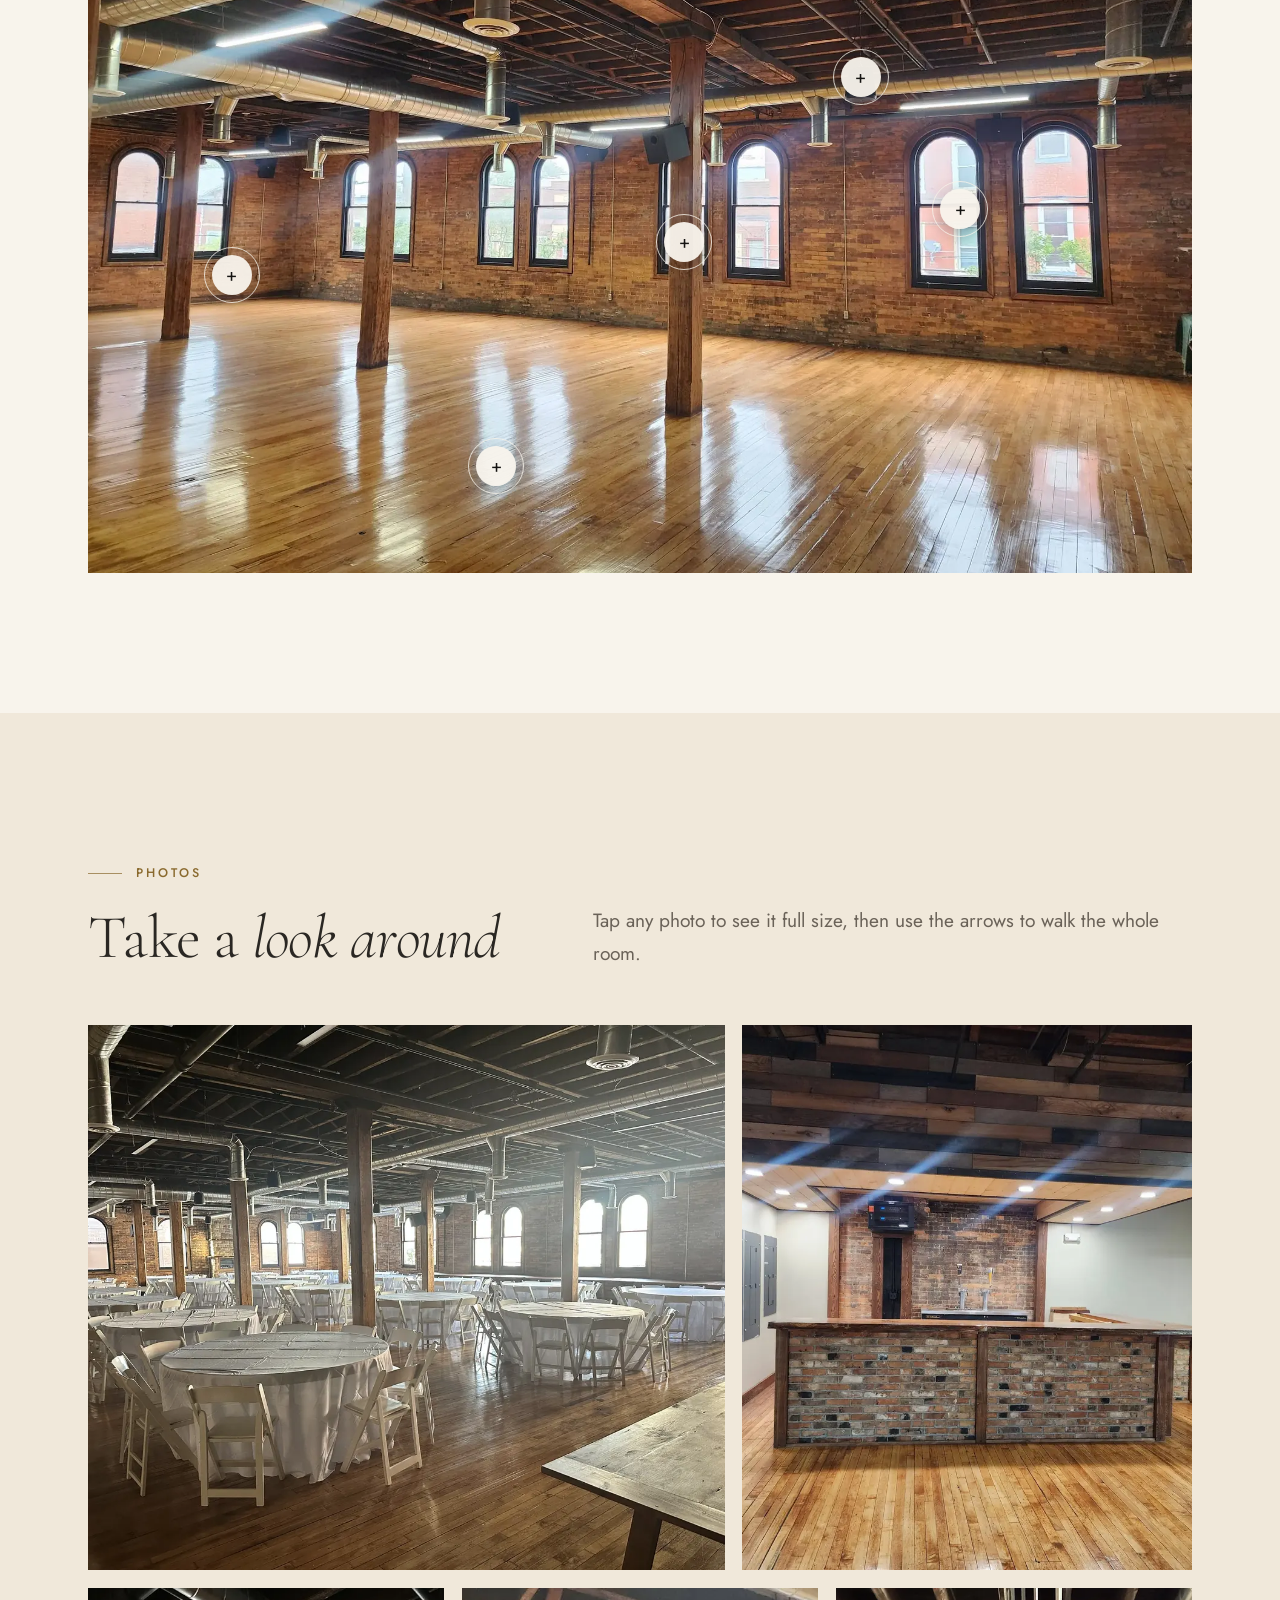
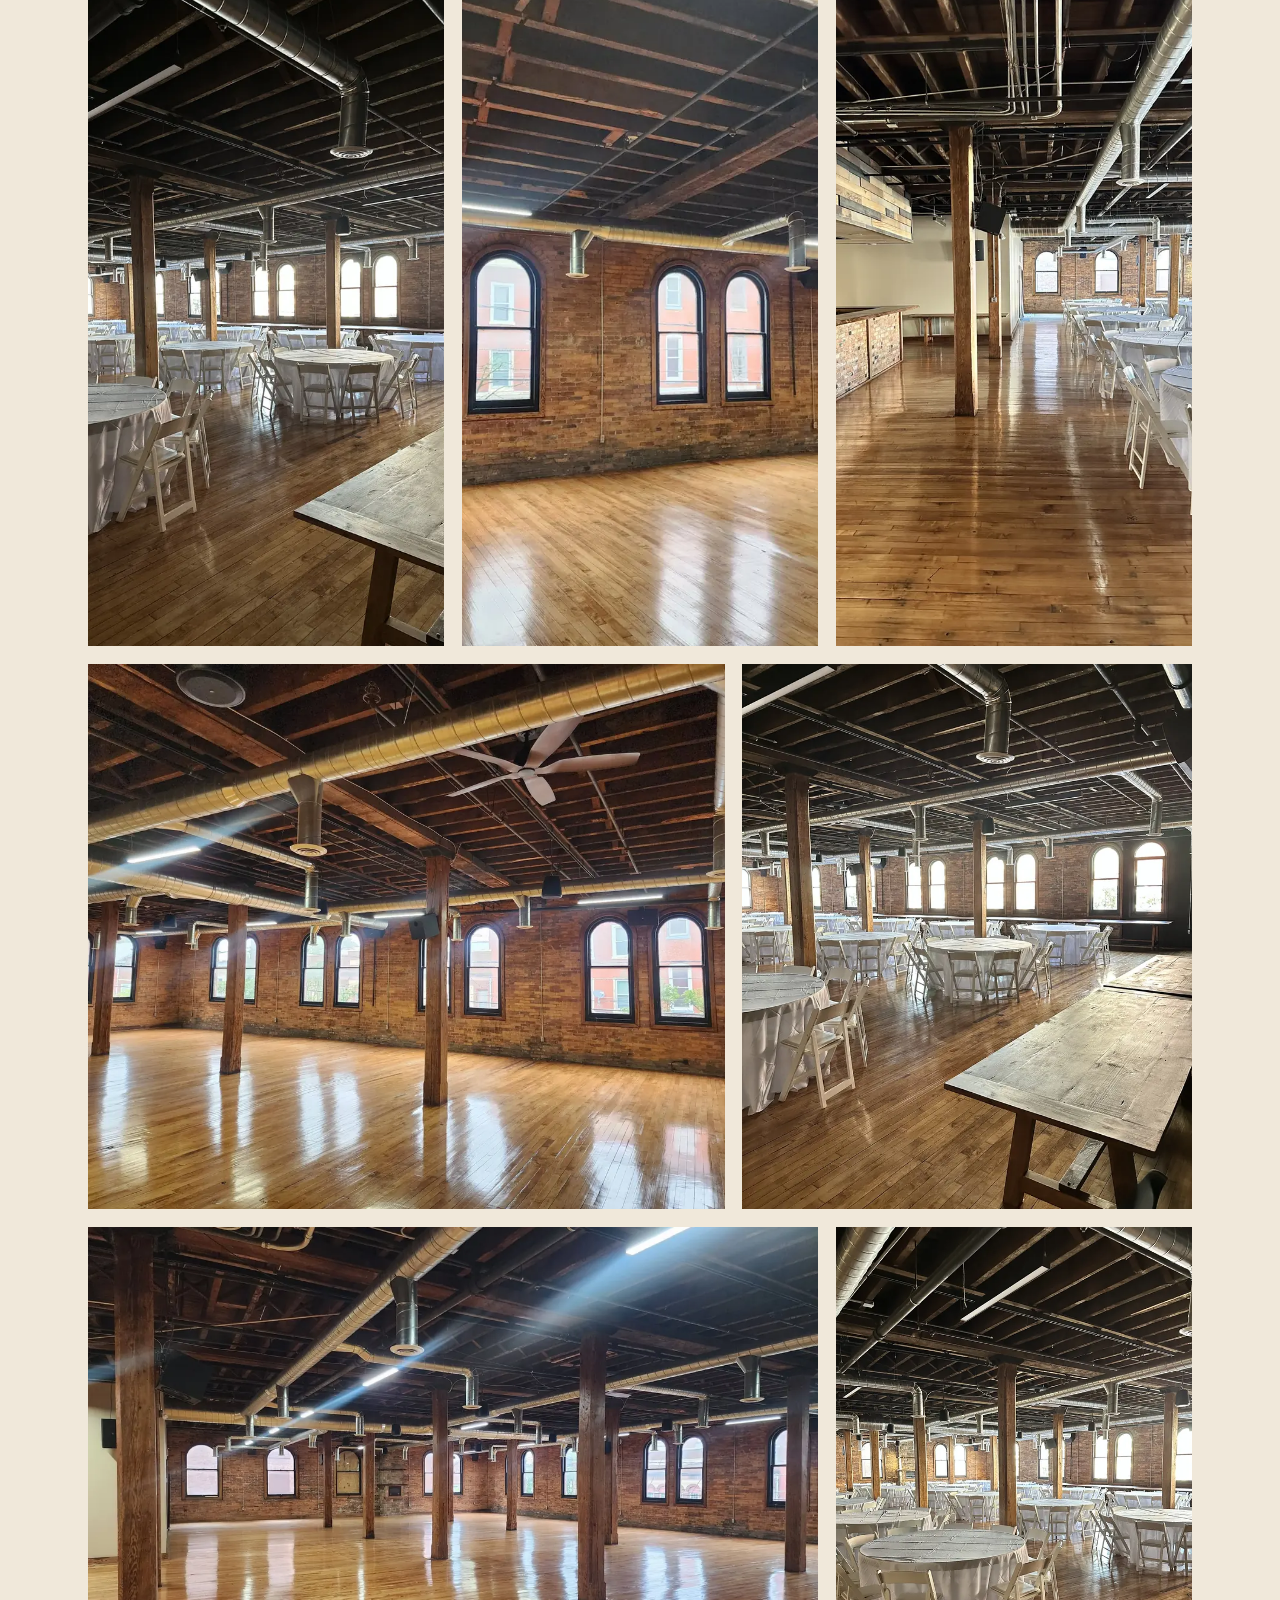
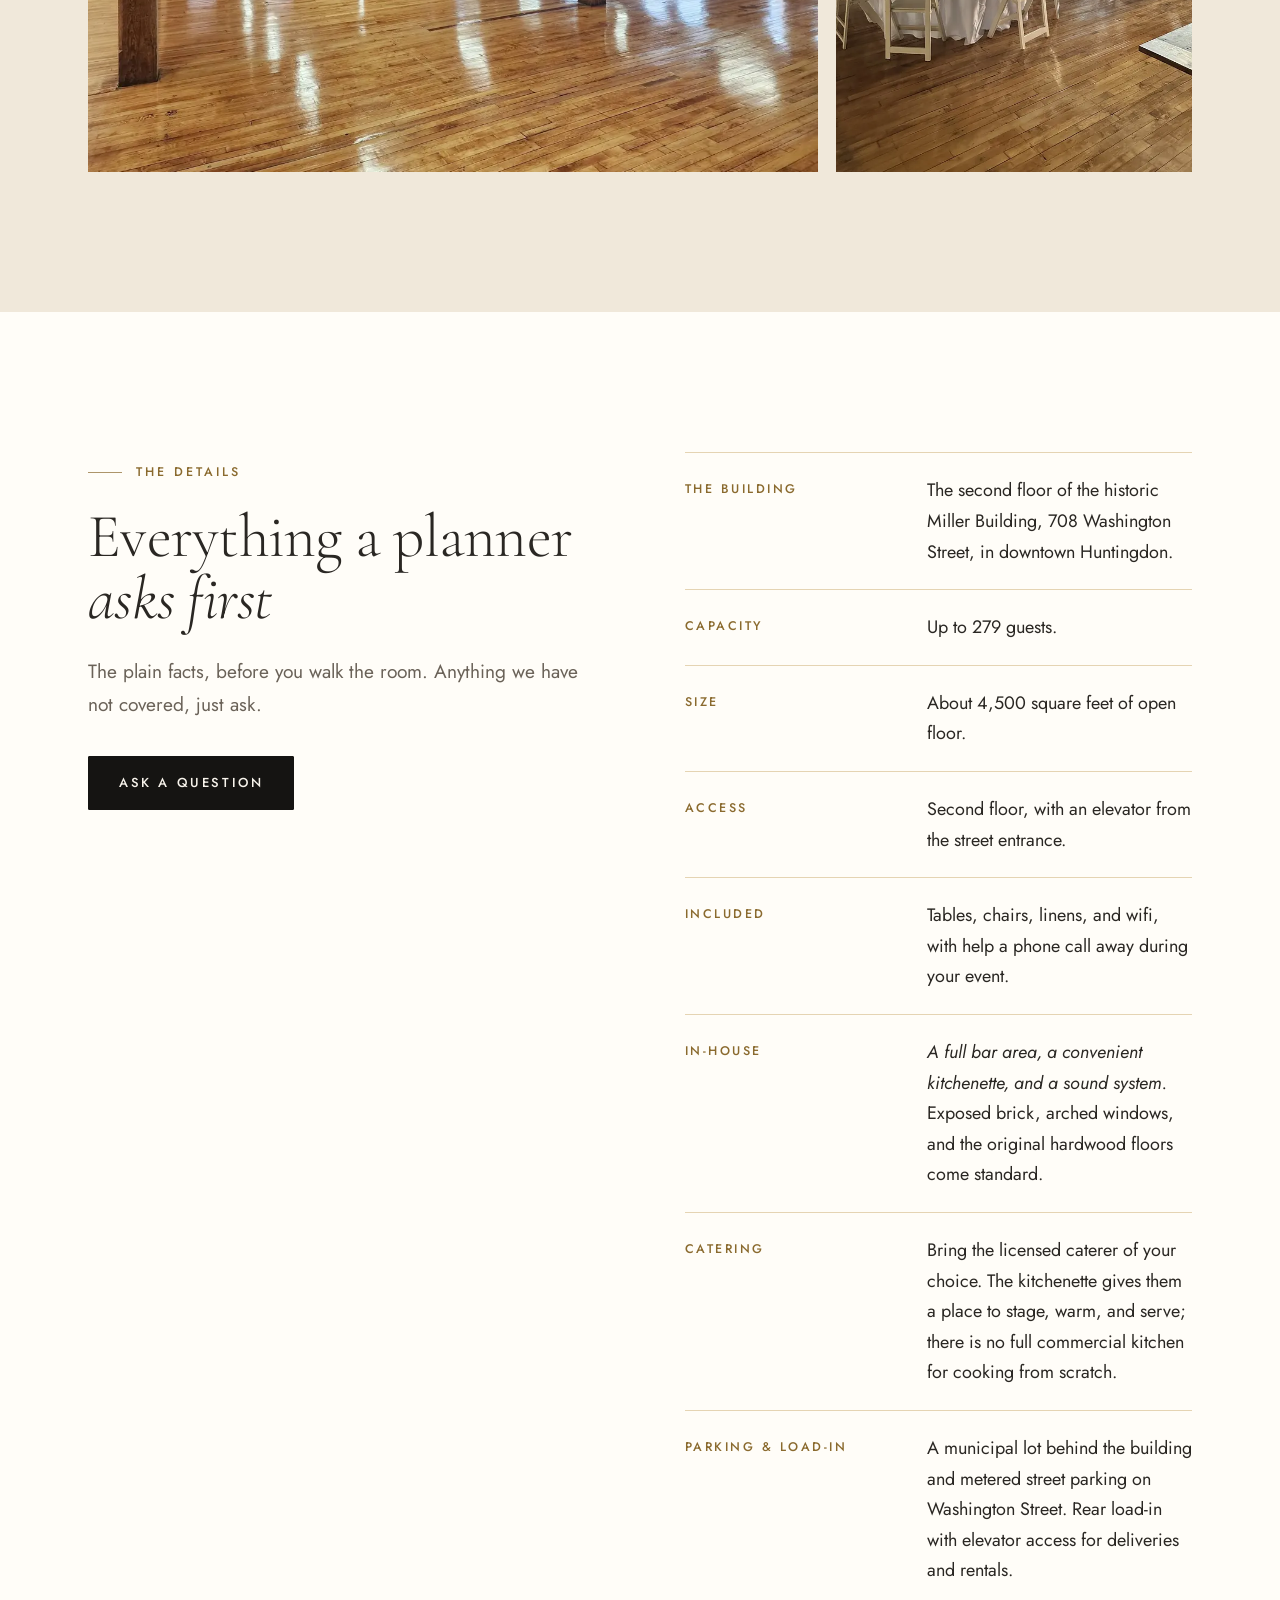
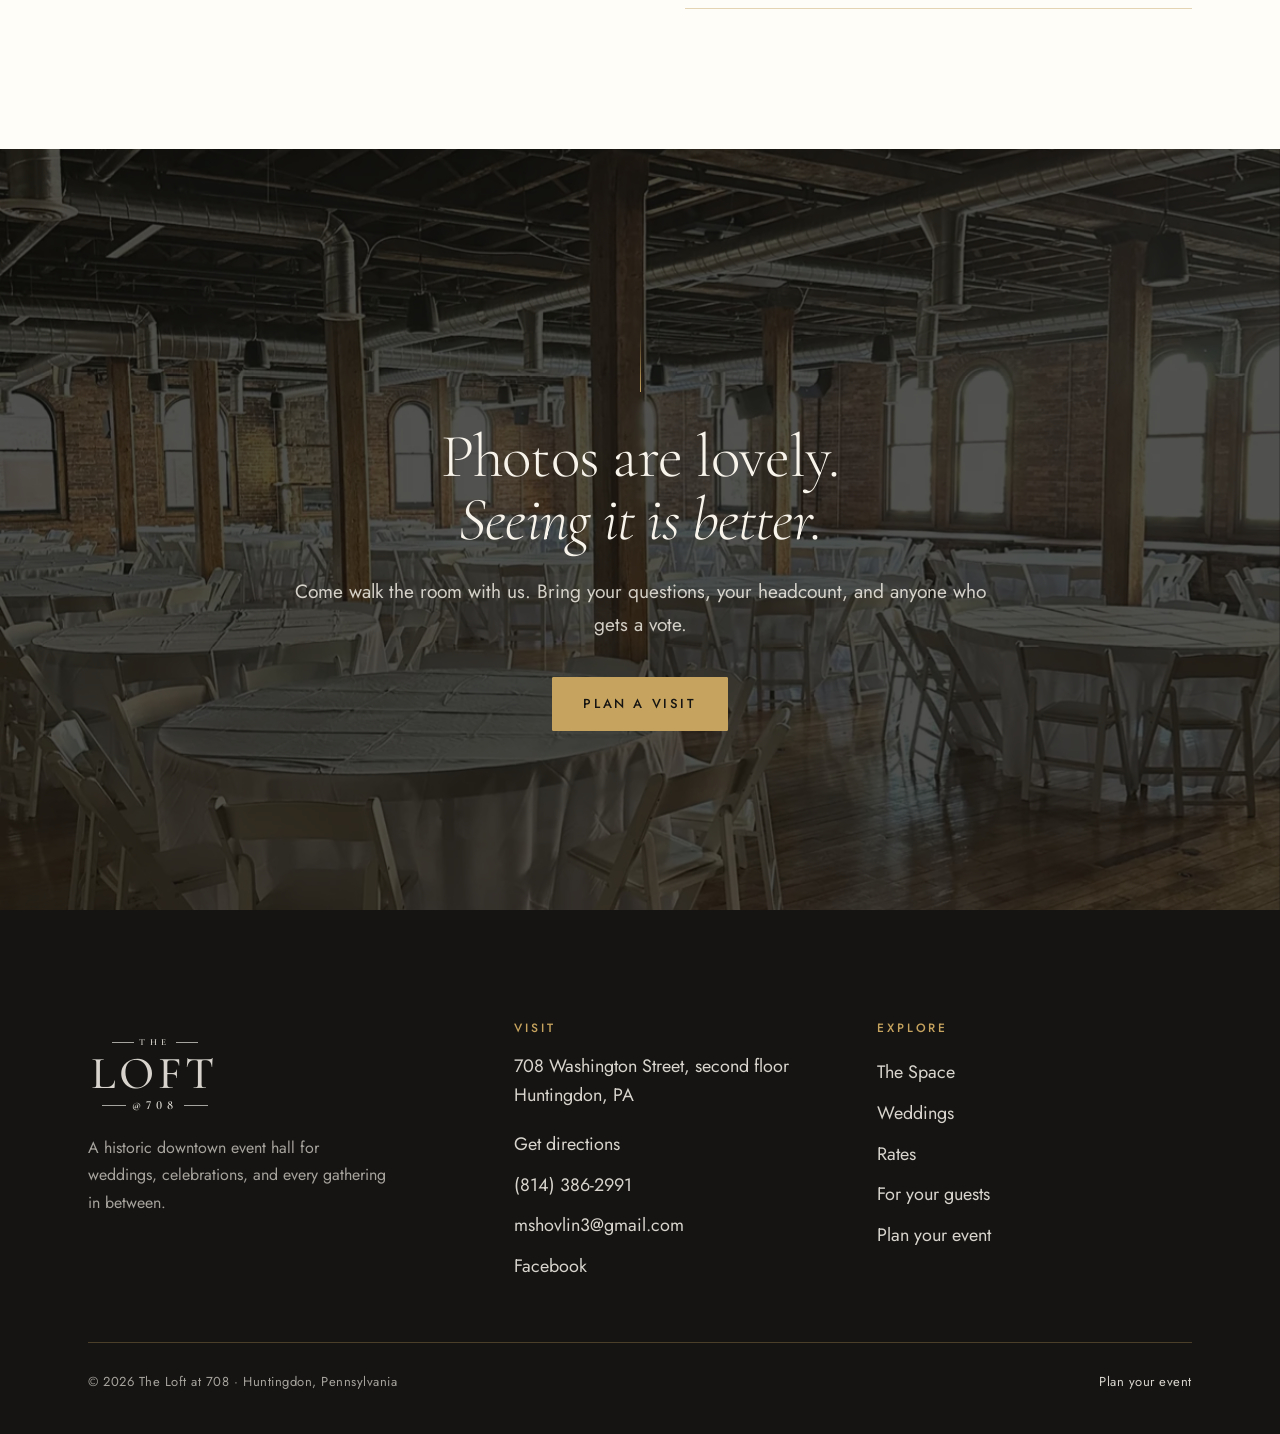
<file: the-room.html>
<!DOCTYPE html>
<html lang="en">
<head>
<meta charset="utf-8">
<meta name="viewport" content="width=device-width, initial-scale=1">
<title>The Space | The Loft at 708</title>
<meta name="description" content="Exposed brick, arched windows, original timber posts, and a full bar: a look around The Loft at 708, a second-floor event hall in downtown Huntingdon, PA.">
<link rel="canonical" href="https://theloftat708.com/the-room.html">
<meta property="og:url" content="https://theloftat708.com/the-room.html">
<meta property="og:type" content="website">
<meta property="og:site_name" content="The Loft at 708">
<meta property="og:title" content="The Space | The Loft at 708">
<meta property="og:description" content="Brick, timber, and a whole lot of light, on the second floor at 708 Washington Street.">
<meta property="og:image" content="https://theloftat708.com/images/loft-share.jpg">
<meta property="og:image:width" content="1200">
<meta property="og:image:height" content="630">
<meta name="twitter:card" content="summary_large_image">
<meta name="theme-color" content="#151412">
<link rel="icon" href="images/favicon.svg" type="image/svg+xml">
<link rel="preconnect" href="https://fonts.googleapis.com">
<link rel="preconnect" href="https://fonts.gstatic.com" crossorigin>
<link href="https://fonts.googleapis.com/css2?family=Cormorant+Garamond:ital,wght@0,300;0,400;0,500;0,600;1,300;1,400;1,500&family=Jost:wght@400;500&display=swap" rel="stylesheet">
<link rel="stylesheet" href="css/main.css">
<script src="config.js"></script>
<script defer data-site="d6231efe-fd9f-41e2-b037-230cf31cf62a" src="https://core.martianindustries.io/api/a/script.js"></script>
<script src="js/site.js" defer></script>
<script src="js/interactive.js" defer></script>
<script src="js/content.js" defer></script>
</head>
<body>
<a class="skip-link" href="#main">Skip to content</a>

<header class="site-header">
  <div class="site-header__inner">
    <nav class="site-nav site-nav--left" aria-label="Main">
      <a href="the-room.html" aria-current="page">The Space</a>
      <a href="weddings.html">Weddings</a>
      <a href="pricing.html">Rates</a>
    </nav>
    <a class="lockup" href="index.html" aria-label="The Loft at 708, home">
      <span class="lockup__the" aria-hidden="true">The</span>
      <span class="lockup__loft" aria-hidden="true">Loft</span>
      <span class="lockup__num" aria-hidden="true">@708</span>
    </a>
    <div class="site-header__tools">
      <nav class="site-nav site-nav--right" aria-label="Plan">
        <a href="for-your-guests.html">Guests</a>
        <a class="btn" href="book-a-tour.html">Plan your event</a>
      </nav>
      <button class="menu-toggle" type="button" aria-controls="mobile-menu" aria-expanded="false" aria-label="Open menu"><span></span></button>
    </div>
  </div>
</header>
<div class="mobile-menu" id="mobile-menu" aria-hidden="true">
  <a href="index.html">Home</a>
  <a href="the-room.html" aria-current="page">The Space</a>
  <a href="weddings.html">Weddings</a>
  <a href="pricing.html">Rates</a>
  <a href="for-your-guests.html">Guests</a>
  <a class="btn" href="book-a-tour.html">Plan your event</a>
  <p class="mobile-menu__meta">708 Washington Street, second floor<br>Huntingdon, PA</p>
</div>

<main id="main">

  <section class="hero hero--page">
    <div class="hero__media">
      <picture data-content="room.hero.image">
        <source type="image/webp" srcset="images/loft-hall-fan-1200.webp 1200w, images/loft-hall-fan-2000.webp 2000w" sizes="100vw">
        <img src="images/loft-hall-fan-2000.jpg" srcset="images/loft-hall-fan-1200.jpg 1200w, images/loft-hall-fan-2000.jpg 2000w" sizes="100vw" alt="The open hall: hardwood floor, timber posts, and arched windows in exposed brick" fetchpriority="high">
      </picture>
    </div>
    <div class="hero__shade"></div>
    <div class="hero__content">
      <span class="eyebrow fade-up">The Space</span>
      <h1 class="display hero__title fade-up d1" data-content="room.headline" data-content-html>Brick, timber, and <em>a whole lot of light</em></h1>
      <p class="hero__sub fade-up d2" data-content="room.intro">Exposed brick, arched windows along two walls, original timber posts, and the original hardwood floors, all on the second floor of the historic Miller Building. One open room for up to 279 guests that still feels warm with forty.</p>
    </div>
  </section>

  <section class="section--tight section--linen" aria-label="At a glance">
    <div class="wrap">
      <div class="stats reveal">
        <div class="stat"><span class="stat__value" data-content="venue.capacity">279</span><span class="stat__label">Guests</span></div>
        <div class="stat"><span class="stat__value">Full bar</span><span class="stat__label">Bar area</span></div>
        <div class="stat"><span class="stat__value">Kitchenette</span><span class="stat__label">For your caterer</span></div>
        <div class="stat"><span class="stat__value">Sound</span><span class="stat__label">House sound system</span></div>
      </div>
    </div>
  </section>

  <section class="section" id="explore">
    <div class="wrap">
      <div class="section-head reveal">
        <div>
          <span class="eyebrow">Explore the room</span>
          <h2 class="h2">Tap around <em>the hall</em></h2>
        </div>
        <p class="lede">Every dot is a detail worth knowing. Tap one to read about it.</p>
      </div>
      <div class="hotspots reveal d1" style="margin-top:48px">
        <div class="frame hotspots__img" style="aspect-ratio:4/3">
          <picture>
            <source type="image/webp" srcset="images/loft-hall-fan-1200.webp 1200w, images/loft-hall-fan-2000.webp 2000w" sizes="(max-width: 1200px) 100vw, 1100px">
            <img src="images/loft-hall-fan-1200.jpg" srcset="images/loft-hall-fan-1200.jpg 1200w, images/loft-hall-fan-2000.jpg 2000w" sizes="(max-width: 1200px) 100vw, 1100px" alt="The empty hall: brick walls, tall windows, timber posts, and a hardwood floor under an open ceiling" loading="lazy">
          </picture>
        </div>
        <button class="hotspot" type="button" style="left:33%; top:11%" aria-expanded="false" aria-controls="hs-1" aria-label="The ceiling"><span aria-hidden="true">+</span></button>
        <button class="hotspot" type="button" style="left:79%; top:56%" aria-expanded="false" aria-controls="hs-2" aria-label="The windows"><span aria-hidden="true">+</span></button>
        <button class="hotspot" type="button" style="left:54%; top:60%" aria-expanded="false" aria-controls="hs-3" aria-label="The timber posts"><span aria-hidden="true">+</span></button>
        <button class="hotspot" type="button" style="left:37%; top:87%" aria-expanded="false" aria-controls="hs-4" aria-label="The floor"><span aria-hidden="true">+</span></button>
        <button class="hotspot" type="button" style="left:13%; top:64%" aria-expanded="false" aria-controls="hs-5" aria-label="The brick"><span aria-hidden="true">+</span></button>
        <button class="hotspot" type="button" style="left:70%; top:40%" aria-expanded="false" aria-controls="hs-6" aria-label="The sound system"><span aria-hidden="true">+</span></button>
        <div class="hotspot__card" id="hs-1" role="note"><strong data-content="room.hotspot.1.title">An open ceiling</strong><p data-content="room.hotspot.1.text">Exposed joists and beams overhead give the room its height and its industrial character.</p></div>
        <div class="hotspot__card" id="hs-2" role="note"><strong data-content="room.hotspot.2.title">Arched windows</strong><p data-content="room.hotspot.2.text">Tall windows run along two walls and fill the room with daylight.</p></div>
        <div class="hotspot__card" id="hs-3" role="note"><strong data-content="room.hotspot.3.title">Original timber</strong><p data-content="room.hotspot.3.text">The building&rsquo;s original wood posts and beams, left exposed and part of every photo.</p></div>
        <div class="hotspot__card" id="hs-4" role="note"><strong data-content="room.hotspot.4.title">Original hardwood</strong><p data-content="room.hotspot.4.text">The original hardwood floors, ready to hold your tables and then your dance floor.</p></div>
        <div class="hotspot__card" id="hs-5" role="note"><strong data-content="room.hotspot.5.title">Exposed brick</strong><p data-content="room.hotspot.5.text">Warm, original brick on the outer walls. It needs no decorating, though it takes string lights beautifully.</p></div>
        <div class="hotspot__card" id="hs-6" role="note"><strong data-content="room.hotspot.6.title">Sound system</strong><p data-content="room.hotspot.6.text">A house sound system for music, toasts, and announcements.</p></div>
      </div>
    </div>
  </section>

  <section class="section section--linen" id="photos">
    <div class="wrap">
      <div class="section-head reveal">
        <div>
          <span class="eyebrow">Photos</span>
          <h2 class="h2">Take a <em>look around</em></h2>
        </div>
        <p class="lede">Tap any photo to see it full size, then use the arrows to walk the whole room.</p>
      </div>
      <div class="gallery reveal d1">
        <button class="gallery__item" type="button" aria-label="Open photo: the full hall set for dinner">
          <picture data-content="room.gallery.1">
            <source type="image/webp" srcset="images/loft-hall-wide-1200.webp" sizes="(max-width: 900px) 50vw, 400px">
            <img src="images/loft-hall-wide-1200.jpg" alt="The full hall set with round tables, timber posts, and arched windows" loading="lazy" width="1200" height="900">
          </picture>
        </button>
        <button class="gallery__item" type="button" aria-label="Open photo: the bar">
          <picture data-content="room.gallery.2">
            <source type="image/webp" srcset="images/loft-bar-front-1200.webp" sizes="(max-width: 900px) 50vw, 400px">
            <img src="images/loft-bar-front-1200.jpg" alt="The reclaimed-brick bar under its timber canopy" loading="lazy" width="1200" height="900">
          </picture>
        </button>
        <button class="gallery__item" type="button" aria-label="Open photo: the window wall">
          <picture data-content="room.gallery.3">
            <source type="image/webp" srcset="images/loft-window-wall-760.webp" sizes="(max-width: 900px) 50vw, 400px">
            <img src="images/loft-window-wall-760.jpg" alt="Sunlight through the arched windows onto tables in white linen" loading="lazy" width="760" height="1013">
          </picture>
        </button>
        <button class="gallery__item" type="button" aria-label="Open photo: the arched windows">
          <picture data-content="room.gallery.4">
            <source type="image/webp" srcset="images/loft-windows-post-1200.webp" sizes="(max-width: 900px) 50vw, 400px">
            <img src="images/loft-windows-post-1200.jpg" alt="Arched windows in the exposed brick wall beside an original timber post" loading="lazy" width="1200" height="900">
          </picture>
        </button>
        <button class="gallery__item" type="button" aria-label="Open photo: the bar and the hall">
          <picture data-content="room.gallery.5">
            <source type="image/webp" srcset="images/loft-bar-view-760.webp" sizes="(max-width: 900px) 50vw, 400px">
            <img src="images/loft-bar-view-760.jpg" alt="The bar under its timber canopy, with tables set beyond" loading="lazy" width="760" height="1013">
          </picture>
        </button>
        <button class="gallery__item" type="button" aria-label="Open photo: the open hall">
          <picture data-content="room.gallery.6">
            <source type="image/webp" srcset="images/loft-hall-fan-1200.webp" sizes="(max-width: 900px) 50vw, 400px">
            <img src="images/loft-hall-fan-1200.jpg" alt="The open hall with its hardwood floor, timber posts, and arched windows" loading="lazy" width="1200" height="900">
          </picture>
        </button>
        <button class="gallery__item" type="button" aria-label="Open photo: the farm tables">
          <picture data-content="room.gallery.7">
            <source type="image/webp" srcset="images/loft-farm-table-760.webp" sizes="(max-width: 900px) 50vw, 400px">
            <img src="images/loft-farm-table-760.jpg" alt="Rustic farm tables beside the dining floor" loading="lazy" width="760" height="1013">
          </picture>
        </button>
        <button class="gallery__item" type="button" aria-label="Open photo: the hall in afternoon light">
          <picture data-content="room.gallery.8">
            <source type="image/webp" srcset="images/loft-sunlit-hall-1200.webp" sizes="(max-width: 900px) 50vw, 400px">
            <img src="images/loft-sunlit-hall-1200.jpg" alt="Afternoon light across the original hardwood floor" loading="lazy" width="1200" height="900">
          </picture>
        </button>
        <button class="gallery__item" type="button" aria-label="Open photo: tables between the posts">
          <picture data-content="room.gallery.9">
            <source type="image/webp" srcset="images/loft-tables-posts-760.webp" sizes="(max-width: 900px) 50vw, 400px">
            <img src="images/loft-tables-posts-760.jpg" alt="Round tables arranged between the original timber posts" loading="lazy" width="760" height="1013">
          </picture>
        </button>
      </div>
    </div>
  </section>

  <section class="section section--paper">
    <div class="wrap split split--top">
      <div class="reveal">
        <span class="eyebrow">The details</span>
        <h2 class="h2">Everything a planner <em>asks first</em></h2>
        <p class="lede">The plain facts, before you walk the room. Anything we have not covered, just ask.</p>
        <div class="actions">
          <a class="btn btn--ink" href="book-a-tour.html">Ask a question</a>
        </div>
      </div>
      <dl class="facts reveal d1">
        <div class="fact"><dt>The building</dt><dd data-content="room.specs.building">The second floor of the historic Miller Building, 708 Washington Street, in downtown Huntingdon.</dd></div>
        <div class="fact"><dt>Capacity</dt><dd>Up to <span data-content="venue.capacity">279</span> guests.</dd></div>
        <div class="fact"><dt>Size</dt><dd data-content="room.specs.dimensions">About 4,500 square feet of open floor.</dd></div>
        <div class="fact"><dt>Access</dt><dd data-content="room.specs.access">Second floor, with an elevator from the street entrance.</dd></div>
        <div class="fact"><dt>Included</dt><dd data-content="room.specs.included">Tables, chairs, linens, and wifi, with help a phone call away during your event.</dd></div>
        <div class="fact"><dt>In-house</dt><dd data-content="room.specs.inhouse" data-content-html><em>A full bar area, a convenient kitchenette, and a sound system.</em> Exposed brick, arched windows, and the original hardwood floors come standard.</dd></div>
        <div class="fact"><dt>Catering</dt><dd data-content="room.specs.catering">Bring the licensed caterer of your choice. The kitchenette gives them a place to stage, warm, and serve; there is no full commercial kitchen for cooking from scratch.</dd></div>
        <div class="fact"><dt>Parking &amp; load-in</dt><dd data-content="room.specs.parking">A municipal lot behind the building and metered street parking on Washington Street. Rear load-in with elevator access for deliveries and rentals.</dd></div>
      </dl>
    </div>
  </section>

  <section class="cta">
    <div class="cta__media" data-parallax>
      <picture>
        <source type="image/webp" srcset="images/loft-tables-posts-1200.webp">
        <img src="images/loft-tables-posts-1200.jpg" alt="" loading="lazy">
      </picture>
    </div>
    <div class="wrap reveal">
      <div class="ornament"><span></span></div>
      <h2 class="h2">Photos are lovely. <em>Seeing it is better.</em></h2>
      <p class="lede">Come walk the room with us. Bring your questions, your headcount, and anyone who gets a vote.</p>
      <div class="actions">
        <a class="btn" href="book-a-tour.html">Plan a visit</a>
      </div>
    </div>
  </section>

</main>

<footer class="site-footer">
  <div class="wrap">
    <div class="site-footer__top">
      <div class="site-footer__brand">
        <a class="lockup" href="index.html" aria-label="The Loft at 708, home">
          <span class="lockup__the" aria-hidden="true">The</span>
          <span class="lockup__loft" aria-hidden="true">Loft</span>
          <span class="lockup__num" aria-hidden="true">@708</span>
        </a>
        <p class="site-footer__tag">A historic downtown event hall for weddings, celebrations, and every gathering in between.</p>
      </div>
      <div>
        <h2>Visit</h2>
        <address><span data-content="contact.address">708 Washington Street, second floor</span><br>Huntingdon, PA</address>
        <ul style="margin-top:14px">
          <li><a data-config-link="maps" href="https://www.google.com/maps/search/?api=1&amp;query=708%20Washington%20Street%2C%20Huntingdon%2C%20PA" target="_blank" rel="noopener">Get directions</a></li>
          <li data-requires="phone" hidden><a data-config-link="phone" data-config-text="phone" href="#">Call</a></li>
          <li data-requires="email" hidden><a data-config-link="email" data-config-text="email" href="#">Email</a></li>
          <li data-requires="facebook" hidden><a data-config-link="facebook" href="#" target="_blank" rel="noopener">Facebook</a></li>
        </ul>
      </div>
      <div>
        <h2>Explore</h2>
        <ul>
          <li><a href="the-room.html">The Space</a></li>
          <li><a href="weddings.html">Weddings</a></li>
          <li><a href="pricing.html">Rates</a></li>
          <li><a href="for-your-guests.html">For your guests</a></li>
          <li><a href="book-a-tour.html">Plan your event</a></li>
        </ul>
      </div>
    </div>
    <div class="site-footer__bottom">
      <span>&copy; <span data-year>2026</span> <span data-venue-name>The Loft at 708</span> &middot; Huntingdon, Pennsylvania</span>
      <a href="book-a-tour.html">Plan your event</a>
    </div>
  </div>
</footer>
</body>
</html>
</file>
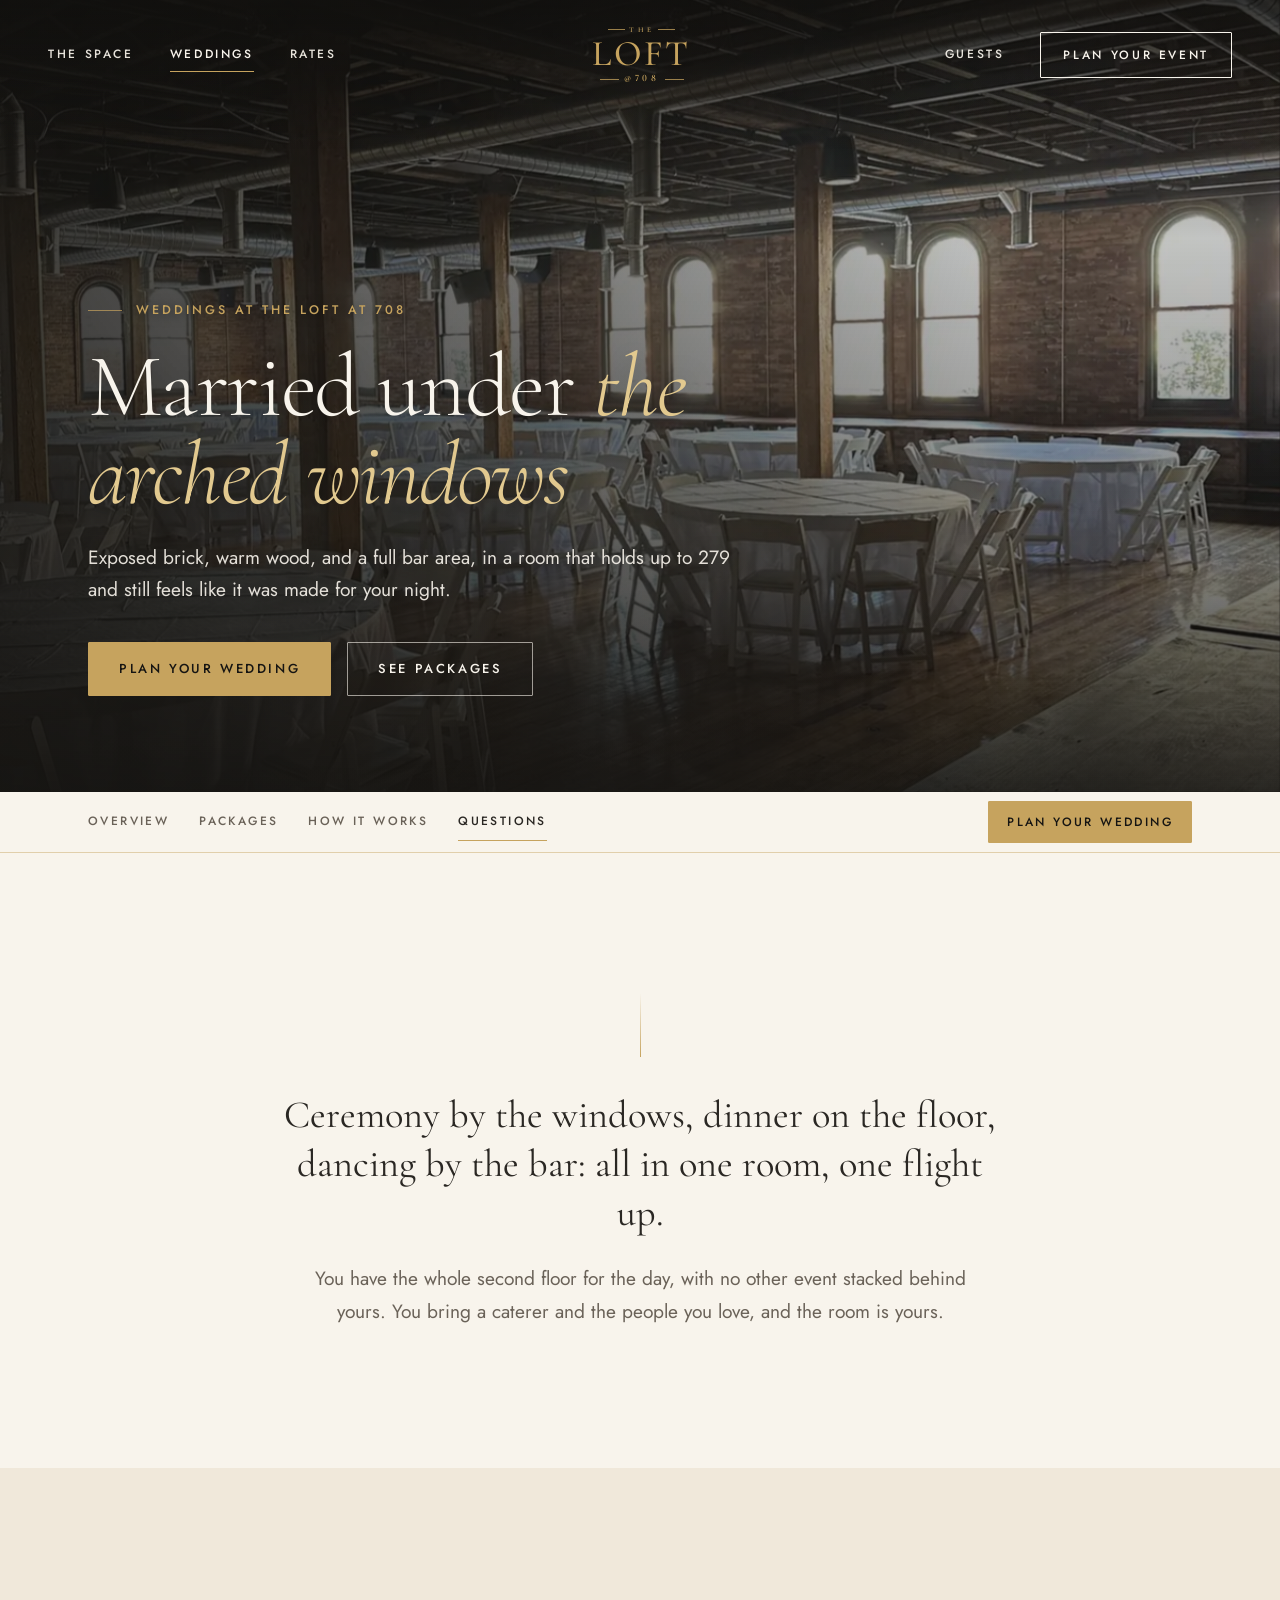
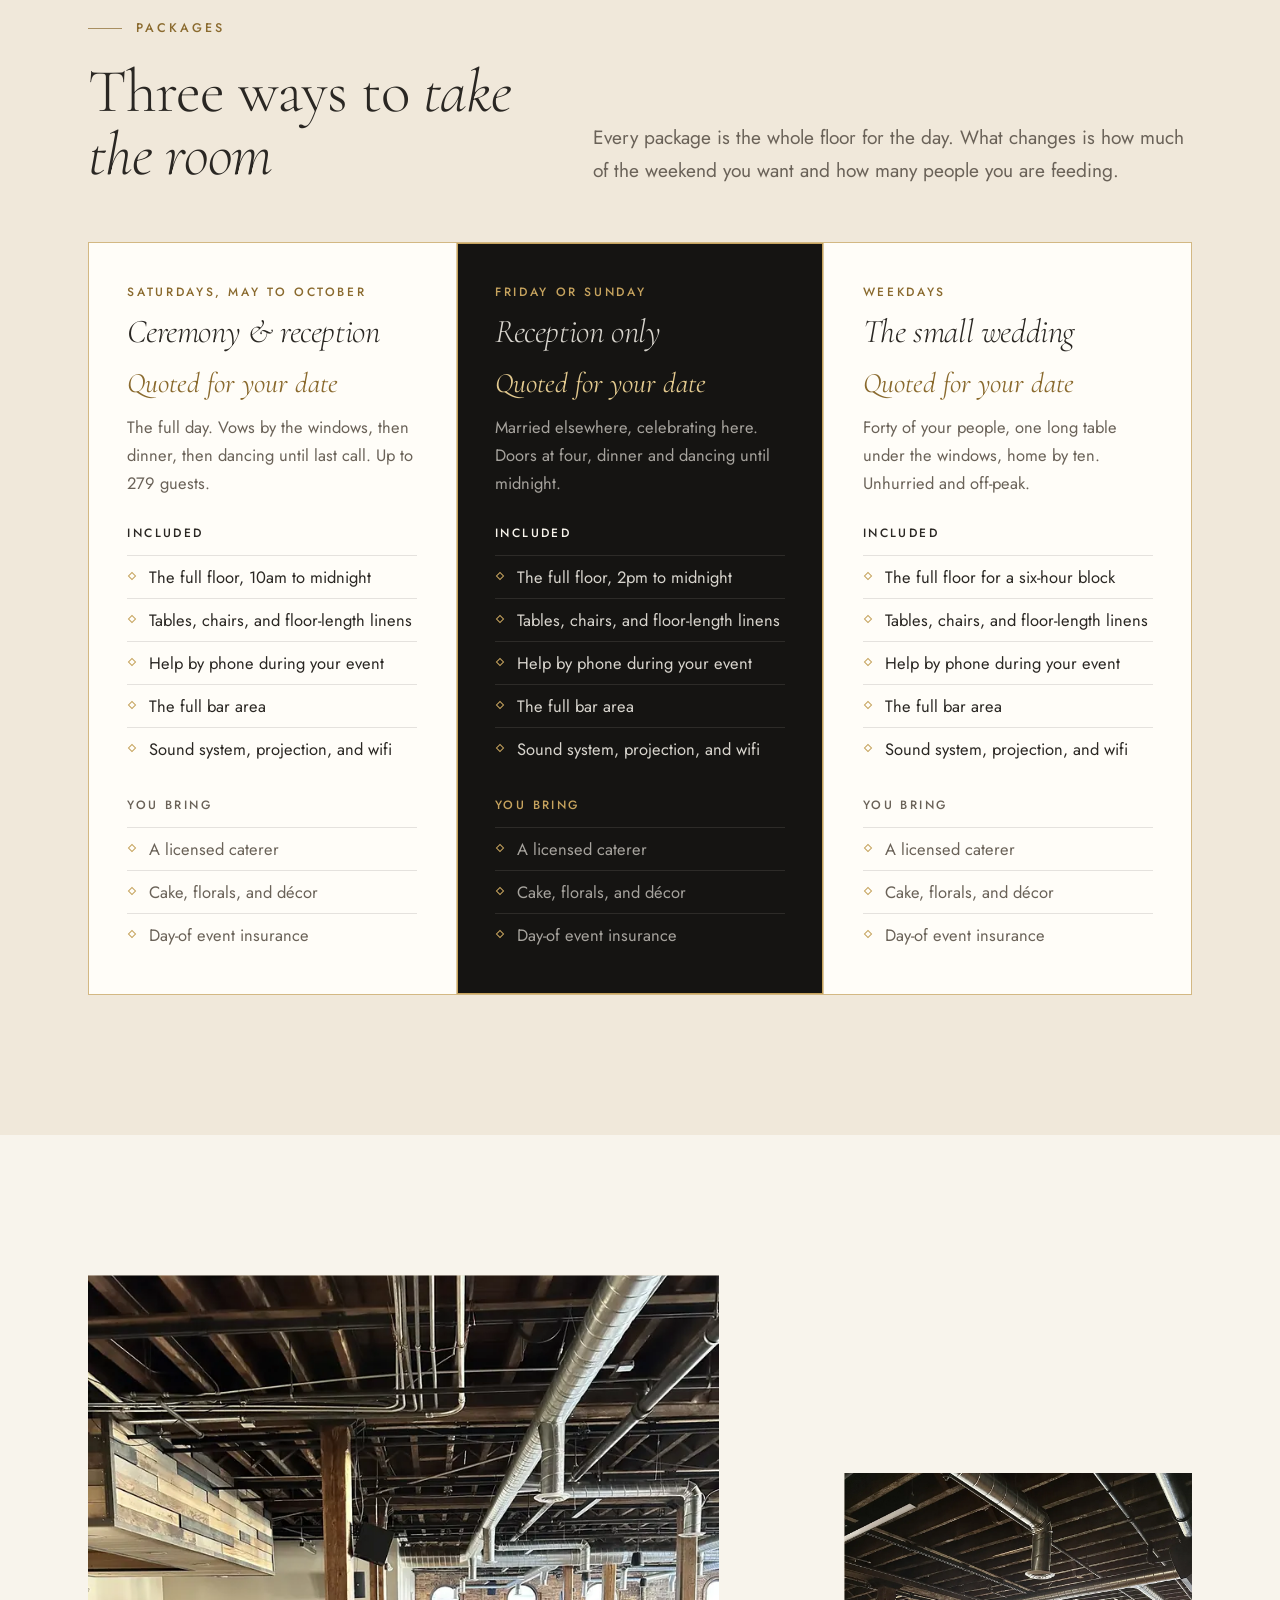
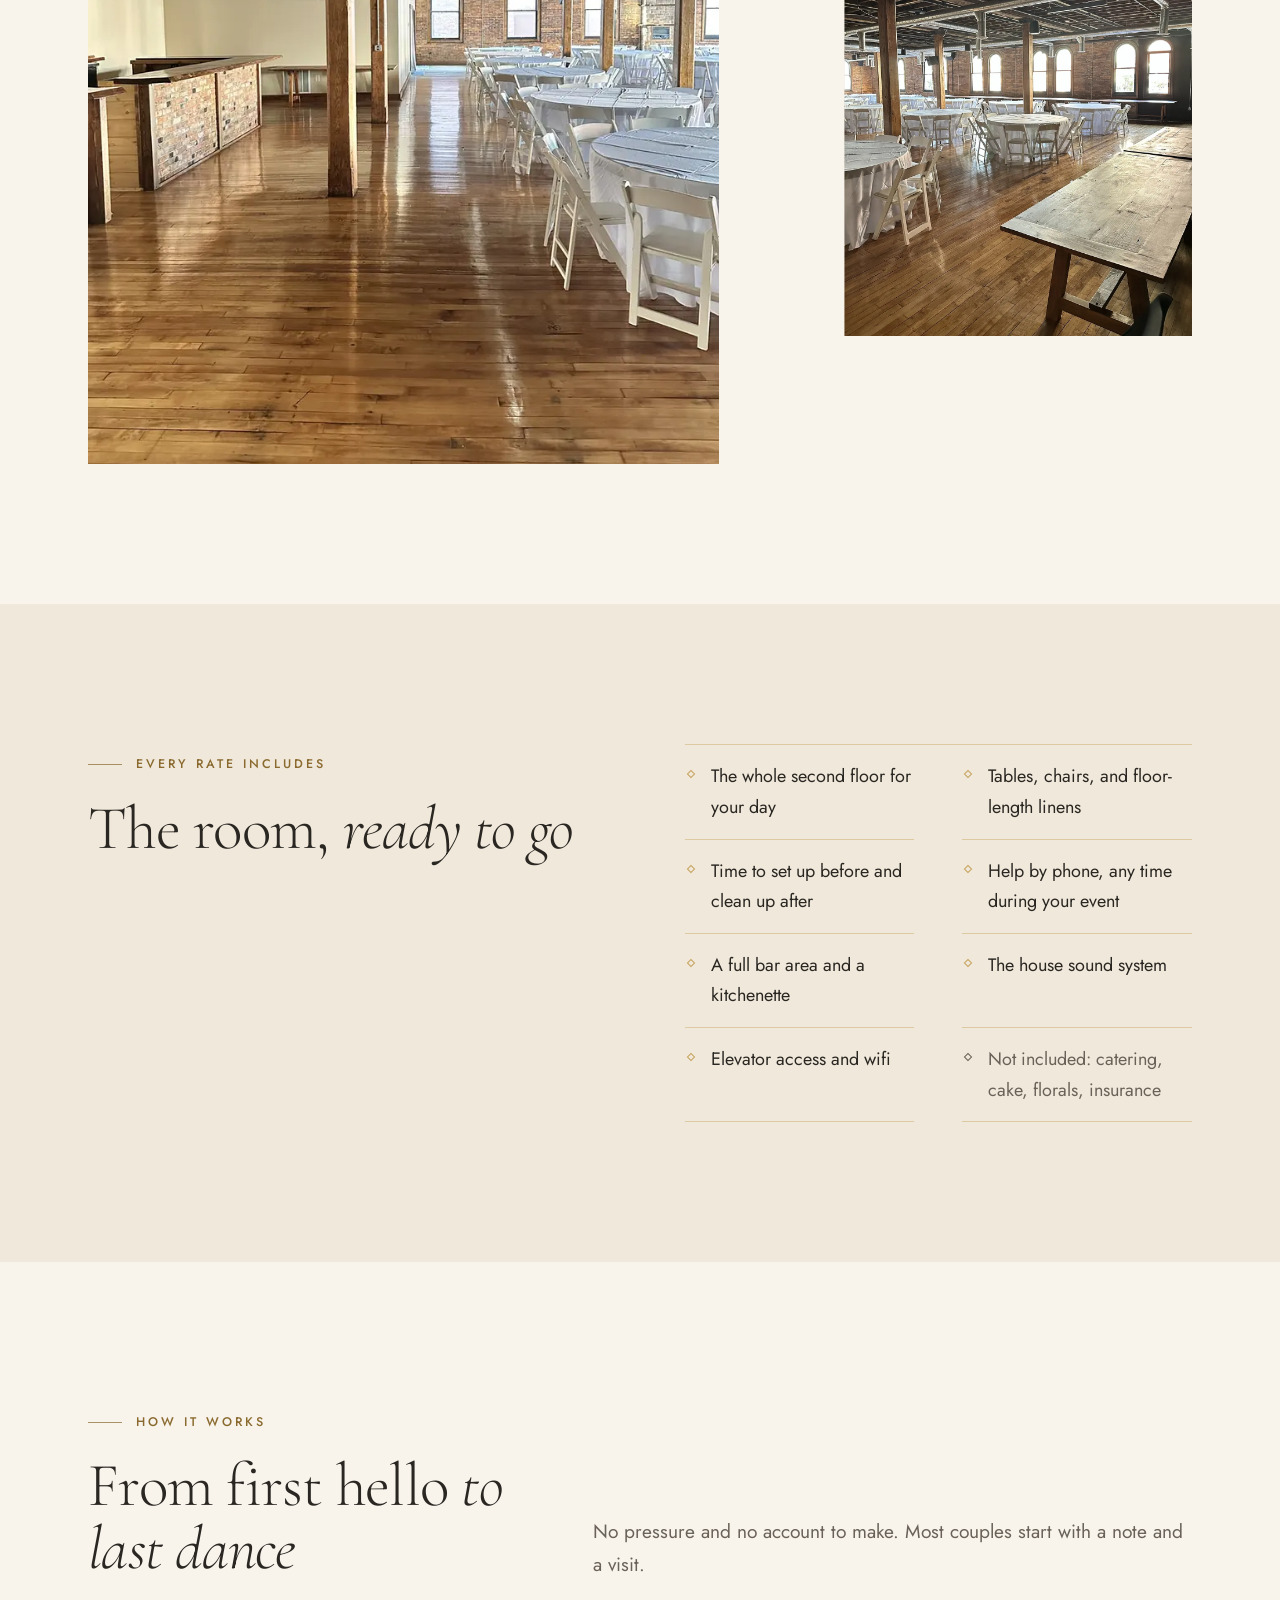
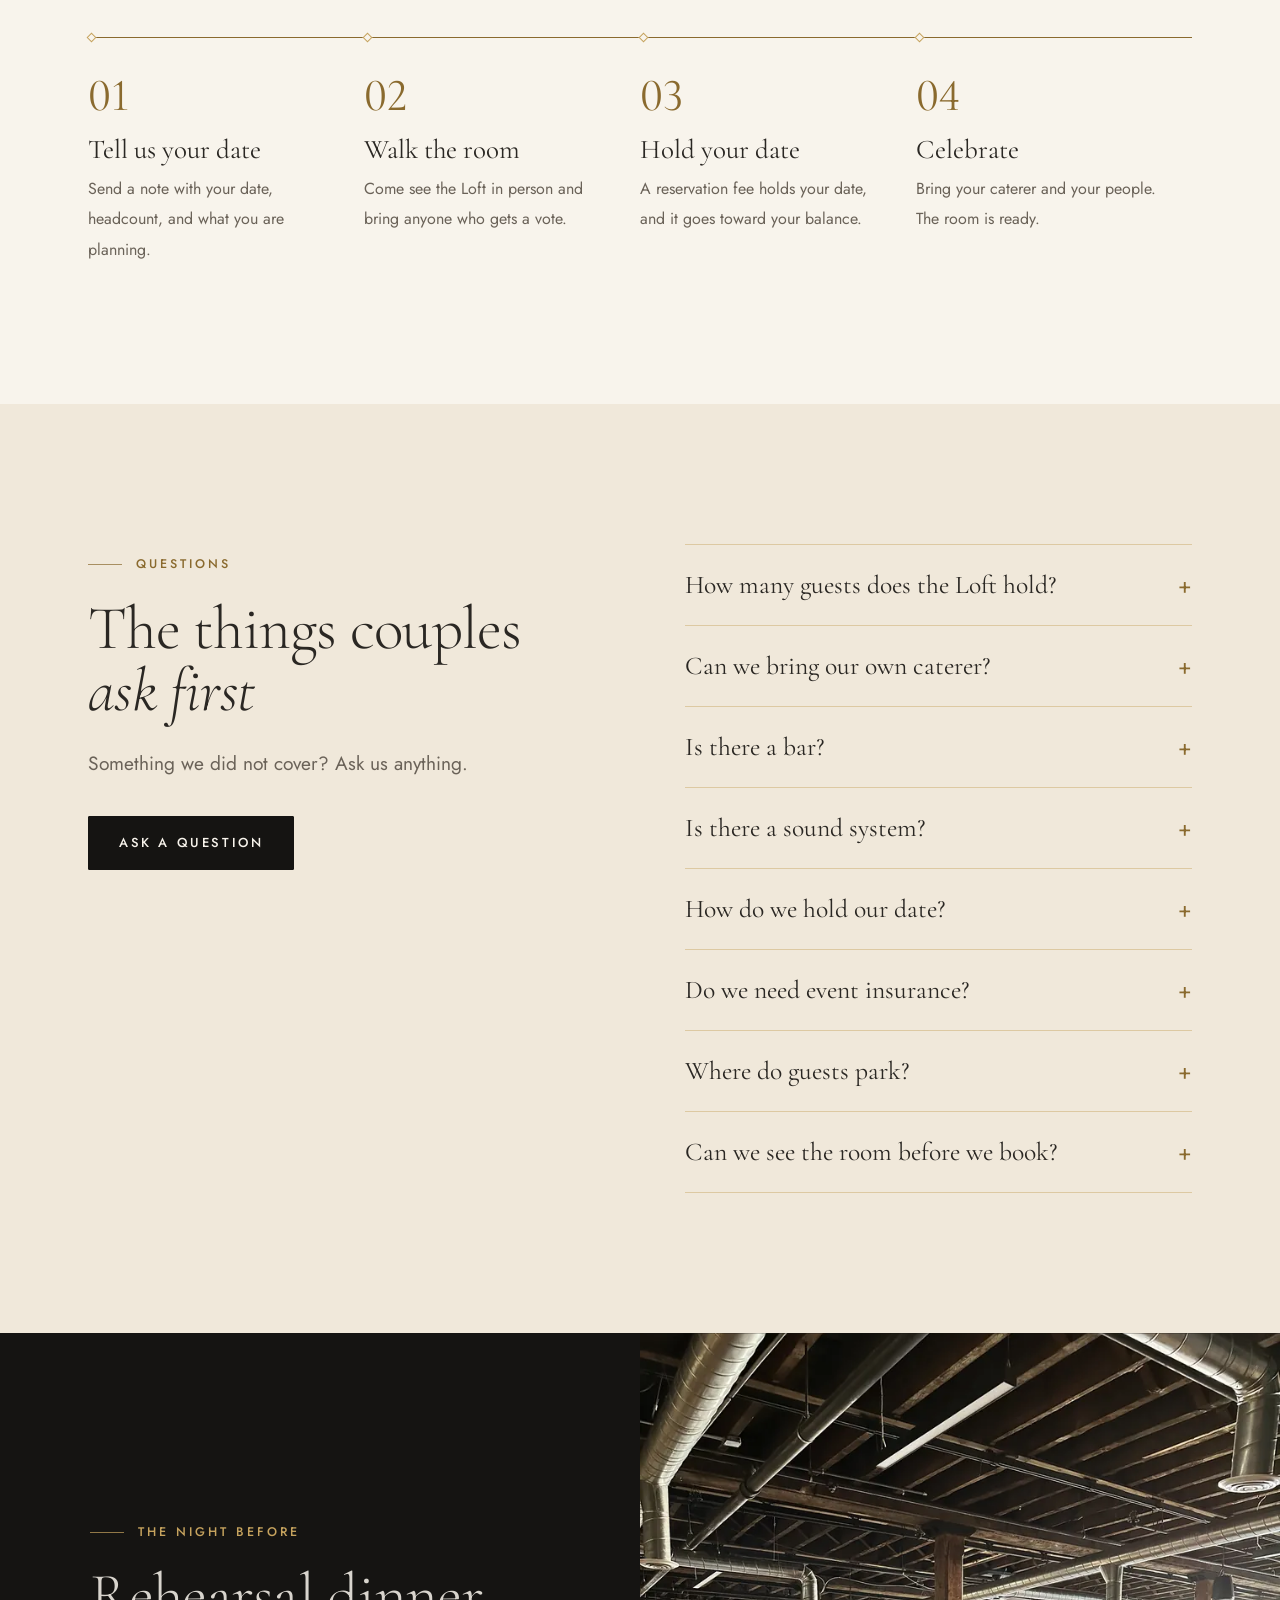
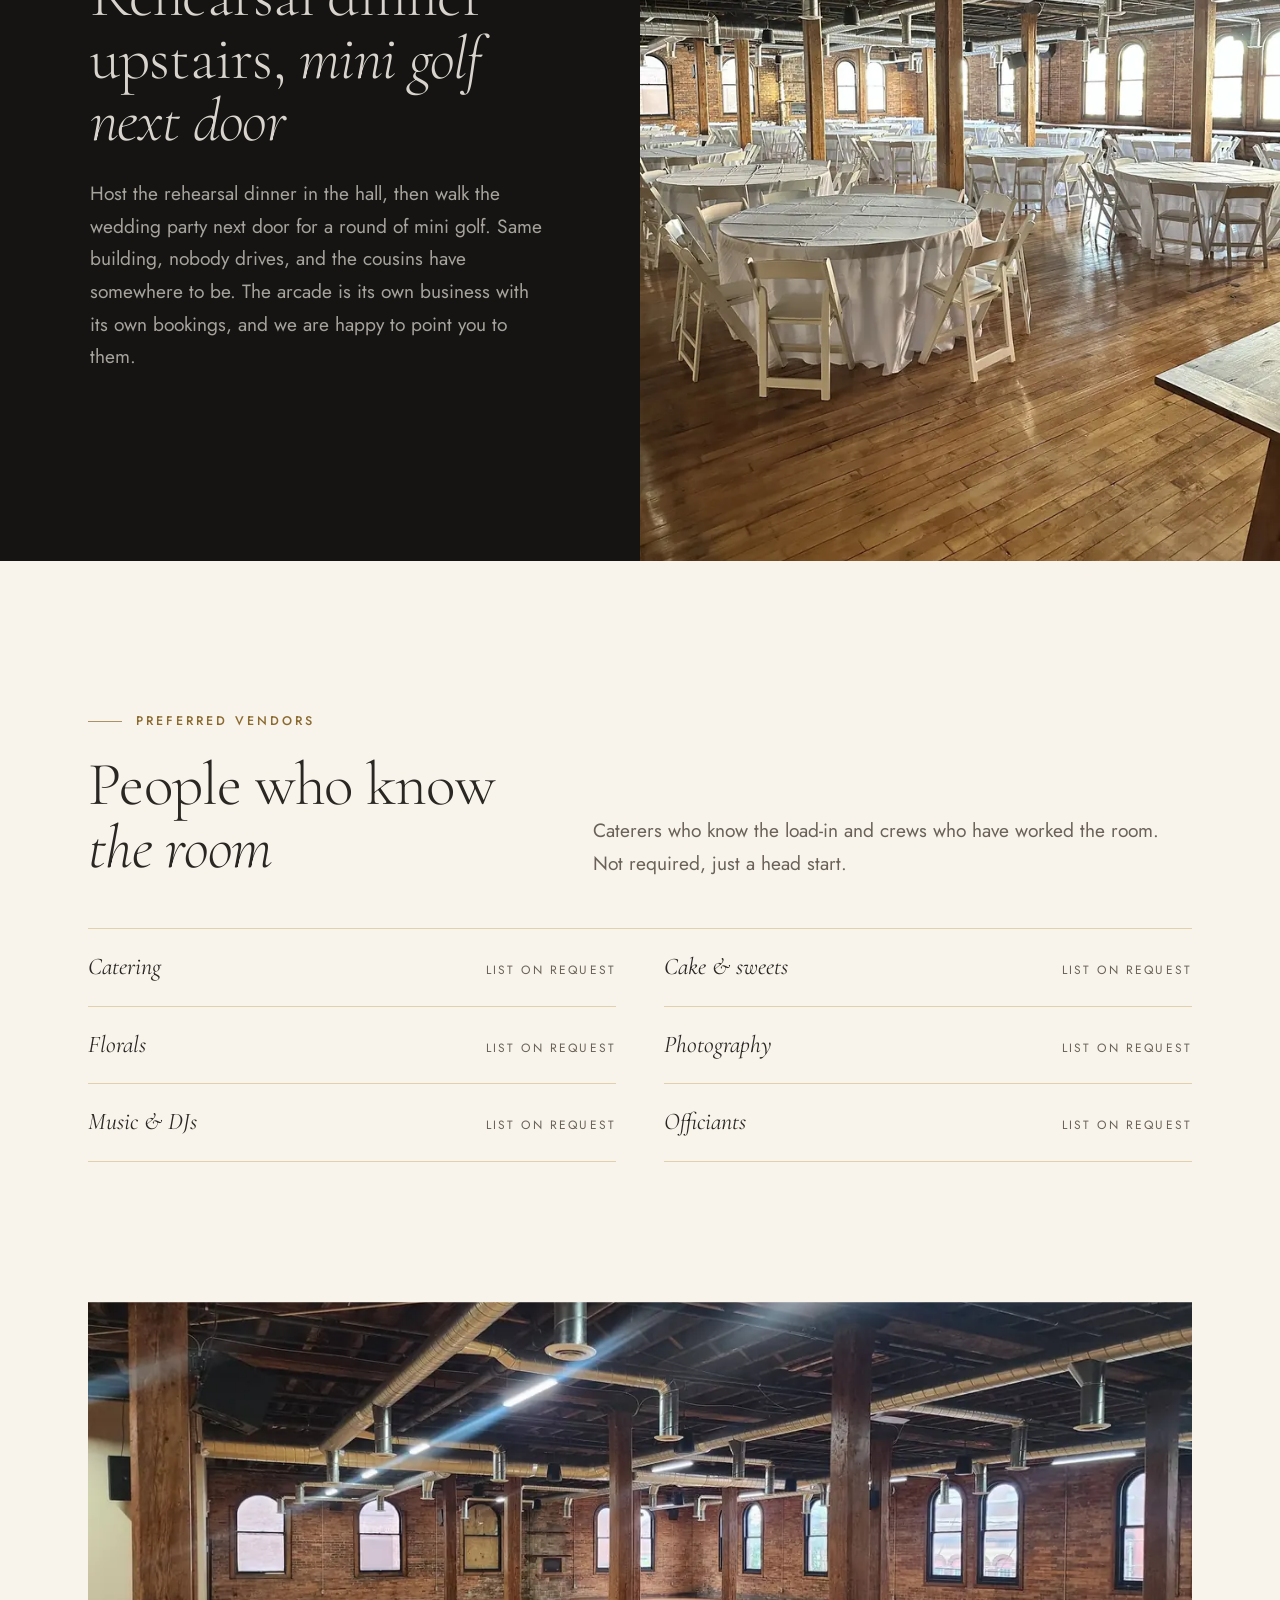
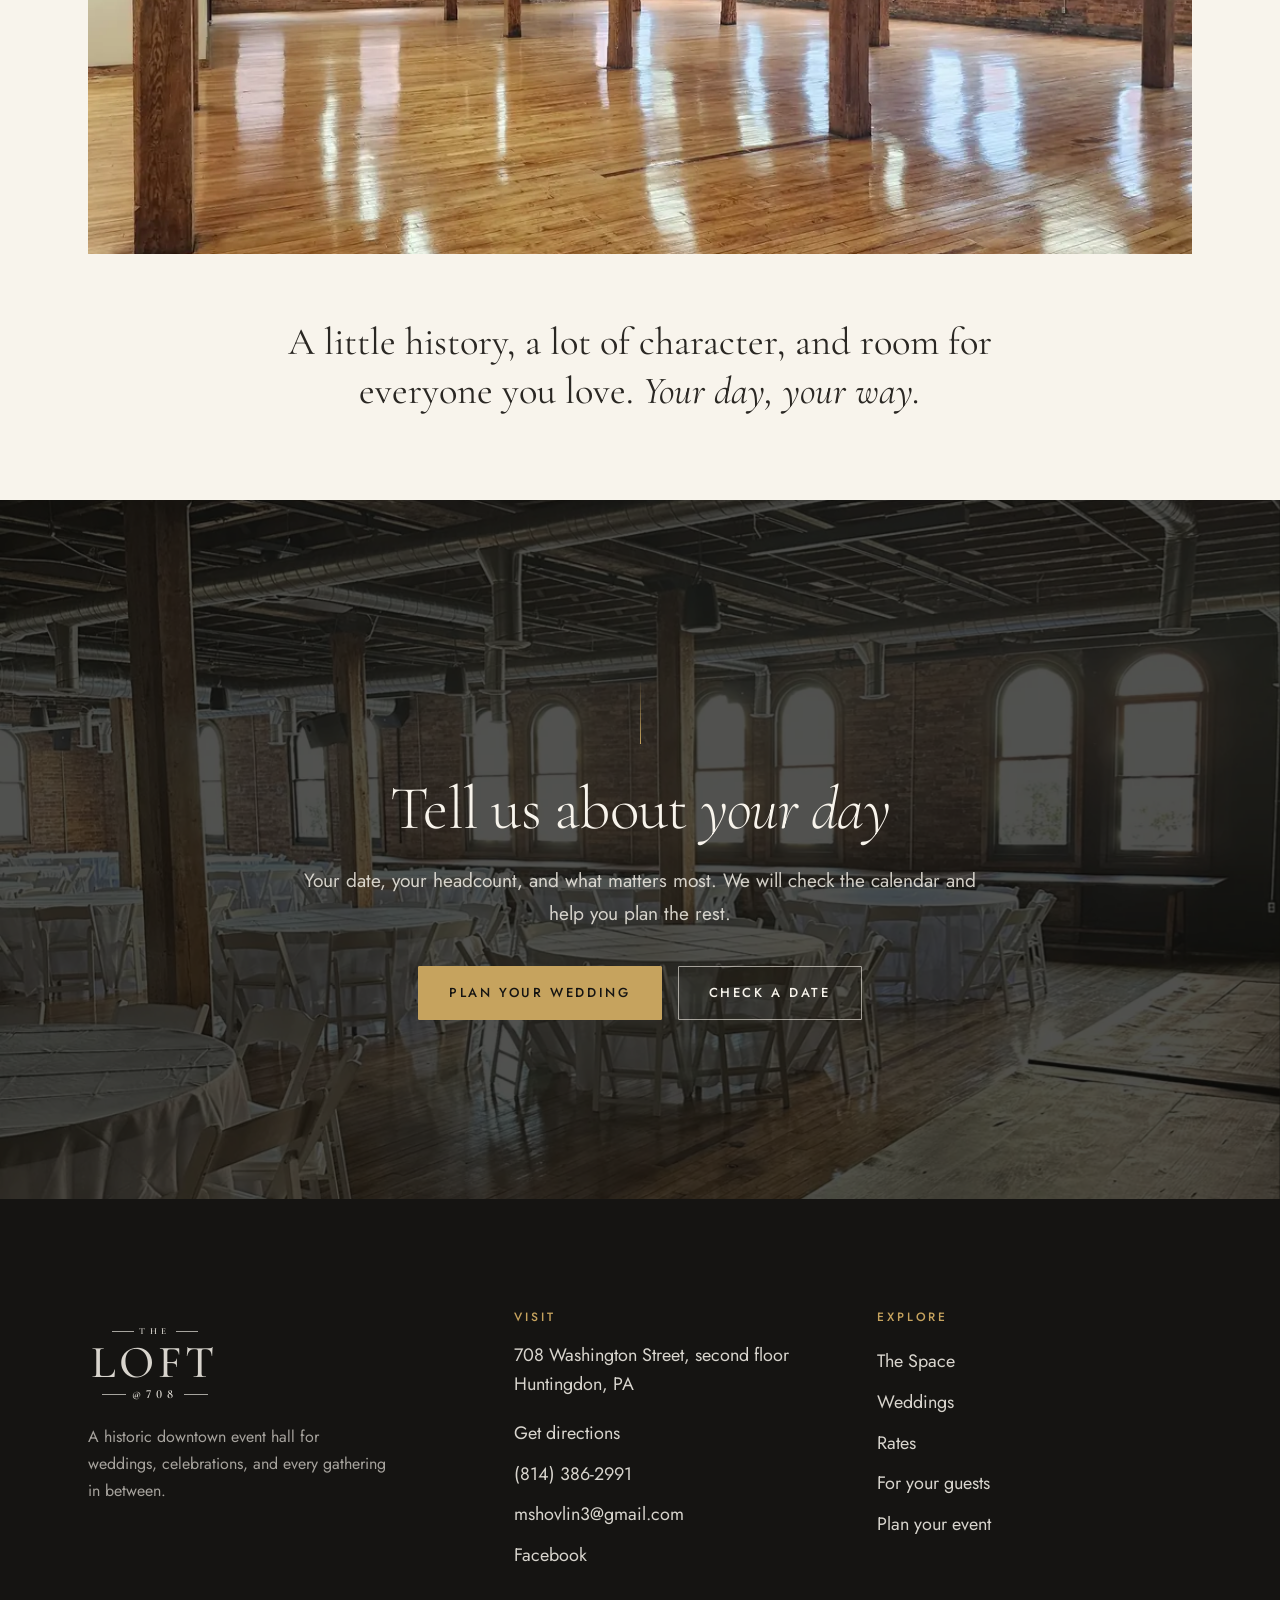
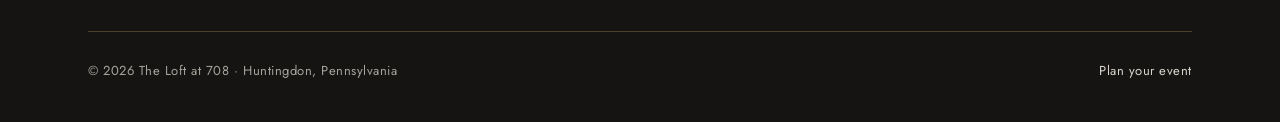
<file: weddings.html>
<!DOCTYPE html>
<html lang="en">
<head>
<meta charset="utf-8">
<meta name="viewport" content="width=device-width, initial-scale=1">
<title>Weddings | The Loft at 708</title>
<meta name="description" content="Weddings at The Loft at 708 in downtown Huntingdon, PA: ceremony and reception under arched brick windows, a full bar area, and room for up to 279 guests.">
<link rel="canonical" href="https://theloftat708.com/weddings.html">
<meta property="og:url" content="https://theloftat708.com/weddings.html">
<meta property="og:type" content="website">
<meta property="og:site_name" content="The Loft at 708">
<meta property="og:title" content="Weddings | The Loft at 708">
<meta property="og:description" content="Married under the arched windows, in downtown Huntingdon.">
<meta property="og:image" content="https://theloftat708.com/images/loft-share.jpg">
<meta property="og:image:width" content="1200">
<meta property="og:image:height" content="630">
<meta name="twitter:card" content="summary_large_image">
<meta name="theme-color" content="#151412">
<link rel="icon" href="images/favicon.svg" type="image/svg+xml">
<link rel="preconnect" href="https://fonts.googleapis.com">
<link rel="preconnect" href="https://fonts.gstatic.com" crossorigin>
<link href="https://fonts.googleapis.com/css2?family=Cormorant+Garamond:ital,wght@0,300;0,400;0,500;0,600;1,300;1,400;1,500&family=Jost:wght@400;500&display=swap" rel="stylesheet">
<link rel="stylesheet" href="css/main.css">
<script src="config.js"></script>
<script defer data-site="d6231efe-fd9f-41e2-b037-230cf31cf62a" src="https://core.martianindustries.io/api/a/script.js"></script>
<script src="js/site.js" defer></script>
<script src="js/interactive.js" defer></script>
<script src="js/content.js" defer></script>
</head>
<body>
<a class="skip-link" href="#main">Skip to content</a>

<header class="site-header">
  <div class="site-header__inner">
    <nav class="site-nav site-nav--left" aria-label="Main">
      <a href="the-room.html">The Space</a>
      <a href="weddings.html" aria-current="page">Weddings</a>
      <a href="pricing.html">Rates</a>
    </nav>
    <a class="lockup" href="index.html" aria-label="The Loft at 708, home">
      <span class="lockup__the" aria-hidden="true">The</span>
      <span class="lockup__loft" aria-hidden="true">Loft</span>
      <span class="lockup__num" aria-hidden="true">@708</span>
    </a>
    <div class="site-header__tools">
      <nav class="site-nav site-nav--right" aria-label="Plan">
        <a href="for-your-guests.html">Guests</a>
        <a class="btn" href="book-a-tour.html">Plan your event</a>
      </nav>
      <button class="menu-toggle" type="button" aria-controls="mobile-menu" aria-expanded="false" aria-label="Open menu"><span></span></button>
    </div>
  </div>
</header>
<div class="mobile-menu" id="mobile-menu" aria-hidden="true">
  <a href="index.html">Home</a>
  <a href="the-room.html">The Space</a>
  <a href="weddings.html" aria-current="page">Weddings</a>
  <a href="pricing.html">Rates</a>
  <a href="for-your-guests.html">Guests</a>
  <a class="btn" href="book-a-tour.html">Plan your event</a>
  <p class="mobile-menu__meta">708 Washington Street, second floor<br>Huntingdon, PA</p>
</div>

<main id="main">

  <section class="hero hero--page" style="min-height:88vh; min-height:88svh;">
    <div class="hero__media">
      <picture data-content="weddings.hero.image">
        <source type="image/webp" srcset="images/loft-window-wall-760.webp 760w, images/loft-window-wall-1200.webp 1200w" sizes="100vw">
        <img src="images/loft-window-wall-1200.jpg" srcset="images/loft-window-wall-760.jpg 760w, images/loft-window-wall-1200.jpg 1200w" sizes="100vw" alt="Sunlight through the arched windows onto tables set in white linen" fetchpriority="high">
      </picture>
    </div>
    <div class="hero__shade"></div>
    <div class="hero__content">
      <span class="eyebrow fade-up"><span>Weddings at <span data-venue-name>The Loft at 708</span></span></span>
      <h1 class="display hero__title fade-up d1" data-content="weddings.hero.headline" data-content-html>Married under <em>the arched windows</em></h1>
      <p class="hero__sub fade-up d2" data-content="weddings.hero.subheadline">Exposed brick, warm wood, and a full bar area, in a room that holds up to 279 and still feels like it was made for your night.</p>
      <div class="actions fade-up d3">
        <a class="btn" href="book-a-tour.html?type=Wedding">Plan your wedding</a>
        <a class="btn btn--ghost" href="#packages">See packages</a>
      </div>
    </div>
  </section>

  <nav class="subnav" aria-label="On this page">
    <div class="subnav__inner">
      <a href="#overview">Overview</a>
      <a href="#packages">Packages</a>
      <a href="#how-it-works">How it works</a>
      <a href="#faq">Questions</a>
      <a class="btn" href="book-a-tour.html?type=Wedding">Plan your wedding</a>
    </div>
  </nav>

  <section class="section" id="overview">
    <div class="wrap wrap--narrow center reveal">
      <div class="ornament"><span></span></div>
      <p class="statement" data-content="weddings.intro.statement">Ceremony by the windows, dinner on the floor, dancing by the bar: all in one room, one flight up.</p>
      <p class="lede" data-content="weddings.intro.text">You have the whole second floor for the day, with no other event stacked behind yours. You bring a caterer and the people you love, and the room is yours.</p>
    </div>
  </section>

  <section class="section section--linen" id="packages">
    <div class="wrap">
      <div class="section-head reveal">
        <div>
          <span class="eyebrow">Packages</span>
          <h2 class="h2">Three ways to <em>take the room</em></h2>
        </div>
        <p class="lede" data-content="weddings.packages.intro">Every package is the whole floor for the day. What changes is how much of the weekend you want and how many people you are feeding.</p>
      </div>
      <div class="cards cards--featured reveal d1">
        <div class="card">
          <span class="card__kicker">Saturdays, May to October</span>
          <h3 class="card__title" data-content="weddings.packages.full.title">Ceremony &amp; reception</h3>
          <div class="card__price card__price--quote"><span data-content="pricing.saturday">Quoted for your date</span></div>
          <p class="card__text" data-content="weddings.packages.full.desc">The full day. Vows by the windows, then dinner, then dancing until last call. Up to 279 guests.</p>
          <p class="card__list-title">Included</p>
          <ul>
            <li>The full floor, 10am to midnight</li>
            <li>Tables, chairs, and floor-length linens</li>
            <li>Help by phone during your event</li>
            <li>The full bar area</li>
            <li>Sound system, projection, and wifi</li>
          </ul>
          <p class="card__list-title card__list-title--muted">You bring</p>
          <ul class="muted">
            <li>A licensed caterer</li>
            <li>Cake, florals, and d&eacute;cor</li>
            <li>Day-of event insurance</li>
          </ul>
        </div>
        <div class="card card--ink">
          <span class="card__kicker">Friday or Sunday</span>
          <h3 class="card__title" data-content="weddings.packages.reception.title">Reception only</h3>
          <div class="card__price card__price--quote"><span data-content="pricing.frisun">Quoted for your date</span></div>
          <p class="card__text" data-content="weddings.packages.reception.desc">Married elsewhere, celebrating here. Doors at four, dinner and dancing until midnight.</p>
          <p class="card__list-title">Included</p>
          <ul>
            <li>The full floor, 2pm to midnight</li>
            <li>Tables, chairs, and floor-length linens</li>
            <li>Help by phone during your event</li>
            <li>The full bar area</li>
            <li>Sound system, projection, and wifi</li>
          </ul>
          <p class="card__list-title card__list-title--muted">You bring</p>
          <ul class="muted">
            <li>A licensed caterer</li>
            <li>Cake, florals, and d&eacute;cor</li>
            <li>Day-of event insurance</li>
          </ul>
        </div>
        <div class="card">
          <span class="card__kicker">Weekdays</span>
          <h3 class="card__title" data-content="weddings.packages.small.title">The small wedding</h3>
          <div class="card__price card__price--quote"><span data-content="pricing.weekday">Quoted for your date</span></div>
          <p class="card__text" data-content="weddings.packages.small.desc">Forty of your people, one long table under the windows, home by ten. Unhurried and off-peak.</p>
          <p class="card__list-title">Included</p>
          <ul>
            <li>The full floor for a six-hour block</li>
            <li>Tables, chairs, and floor-length linens</li>
            <li>Help by phone during your event</li>
            <li>The full bar area</li>
            <li>Sound system, projection, and wifi</li>
          </ul>
          <p class="card__list-title card__list-title--muted">You bring</p>
          <ul class="muted">
            <li>A licensed caterer</li>
            <li>Cake, florals, and d&eacute;cor</li>
            <li>Day-of event insurance</li>
          </ul>
        </div>
      </div>
    </div>
  </section>

  <section class="section">
    <div class="wrap">
      <div class="pair">
        <div class="frame pair__a img-reveal">
          <picture data-content="weddings.gallery.1">
            <source type="image/webp" srcset="images/loft-bar-view-760.webp 760w, images/loft-bar-view-1200.webp 1200w" sizes="(max-width: 900px) 75vw, 640px">
            <img src="images/loft-bar-view-1200.jpg" srcset="images/loft-bar-view-760.jpg 760w, images/loft-bar-view-1200.jpg 1200w" sizes="(max-width: 900px) 75vw, 640px" alt="The bar under its timber canopy" loading="lazy">
          </picture>
        </div>
        <div class="frame pair__b img-reveal">
          <picture data-content="weddings.gallery.2">
            <source type="image/webp" srcset="images/loft-farm-table-760.webp 760w, images/loft-farm-table-1200.webp 1200w" sizes="(max-width: 900px) 60vw, 380px">
            <img src="images/loft-farm-table-1200.jpg" srcset="images/loft-farm-table-760.jpg 760w, images/loft-farm-table-1200.jpg 1200w" sizes="(max-width: 900px) 60vw, 380px" alt="Farm tables and round tables set under the windows" loading="lazy">
          </picture>
        </div>
      </div>
    </div>
  </section>

  <section class="section section--paper" id="rates" hidden>
    <div class="wrap split split--top">
      <div class="reveal">
        <span class="eyebrow">Rates</span>
        <h2 class="h2">Starting <em>rates</em></h2>
        <p class="lede" data-content="weddings.rates.intro">Starting points, published. Your number moves with your guest count, your bar, and the day of the week.</p>
        <div class="actions">
          <a class="text-link" href="pricing.html">All rates and bar options <span aria-hidden="true">&rarr;</span></a>
        </div>
      </div>
      <div class="rates rates--compact reveal d1">
        <div class="rate"><span class="rate__label" data-content="pricing.saturday_label">Saturday, peak season (May to Oct)</span><span class="rate__value" data-content="pricing.saturday">$4,500</span></div>
        <div class="rate"><span class="rate__label" data-content="pricing.frisun_label">Friday or Sunday</span><span class="rate__value" data-content="pricing.frisun">$3,200</span></div>
        <div class="rate"><span class="rate__label" data-content="pricing.weekday_label">Weekday, full day</span><span class="rate__value" data-content="pricing.weekday">$2,000</span></div>
        <div class="rate rate--accent"><span class="rate__label" data-content="pricing.offseason_label">January to April</span><span class="rate__value" data-content="pricing.offseason_discount">20% off</span></div>
      </div>
    </div>
  </section>

  <section class="section section--linen">
    <div class="wrap split split--top">
      <div class="reveal">
        <span class="eyebrow">Every rate includes</span>
        <h2 class="h2">The room, <em>ready to go</em></h2>
      </div>
      <div class="ticks reveal d1">
        <div data-content="weddings.includes.1">The whole second floor for your day</div>
        <div data-content="weddings.includes.2">Tables, chairs, and floor-length linens</div>
        <div data-content="weddings.includes.3">Time to set up before and clean up after</div>
        <div data-content="weddings.includes.4">Help by phone, any time during your event</div>
        <div data-content="weddings.includes.5">A full bar area and a kitchenette</div>
        <div data-content="weddings.includes.6">The house sound system</div>
        <div data-content="weddings.includes.7">Elevator access and wifi</div>
        <div class="ticks__note" data-content="weddings.includes.not">Not included: catering, cake, florals, insurance</div>
      </div>
    </div>
  </section>

  <section class="section" id="how-it-works">
    <div class="wrap">
      <div class="section-head reveal">
        <div>
          <span class="eyebrow">How it works</span>
          <h2 class="h2">From first hello <em>to last dance</em></h2>
        </div>
        <p class="lede">No pressure and no account to make. Most couples start with a note and a visit.</p>
      </div>
      <ol class="journey reveal d1">
        <li><strong>Tell us your date</strong><span>Send a note with your date, headcount, and what you are planning.</span></li>
        <li><strong>Walk the room</strong><span>Come see the Loft in person and bring anyone who gets a vote.</span></li>
        <li><strong>Hold your date</strong><span>A reservation fee holds your date, and it goes toward your balance.</span></li>
        <li><strong>Celebrate</strong><span>Bring your caterer and your people. The room is ready.</span></li>
      </ol>
    </div>
  </section>

  <section class="section section--linen" id="faq">
    <div class="wrap split split--top">
      <div class="reveal">
        <span class="eyebrow">Questions</span>
        <h2 class="h2">The things couples <em>ask first</em></h2>
        <p class="lede">Something we did not cover? Ask us anything.</p>
        <div class="actions">
          <a class="btn btn--ink" href="book-a-tour.html?type=Wedding">Ask a question</a>
        </div>
      </div>
      <div class="faq reveal d1">
        <details>
          <summary>How many guests does the Loft hold?</summary>
          <p data-content="weddings.faq.1">Up to 279 guests in one open room on the second floor of the Miller Building.</p>
        </details>
        <details>
          <summary>Can we bring our own caterer?</summary>
          <p data-content="weddings.faq.2">Yes. Bring the licensed caterer of your choice. There is a convenient kitchenette where they can stage, warm, and serve.</p>
        </details>
        <details>
          <summary>Is there a bar?</summary>
          <p data-content="weddings.faq.3">Yes, the Loft has a full bar area. Bar options and pricing are confirmed when you book.</p>
        </details>
        <details>
          <summary>Is there a sound system?</summary>
          <p data-content="weddings.faq.4">Yes. The room has its own sound system for music and toasts.</p>
        </details>
        <details>
          <summary>How do we hold our date?</summary>
          <p data-content="weddings.faq.5">A reservation fee holds your date. It is applied to your balance rather than added on top.</p>
        </details>
        <details>
          <summary>Do we need event insurance?</summary>
          <p data-content="weddings.faq.6">Yes, a day-of event policy is required. Most providers charge about $100 to $200, and we can point you to one.</p>
        </details>
        <details>
          <summary>Where do guests park?</summary>
          <p data-content="weddings.faq.7">There is a municipal lot behind the building and metered street parking on Washington Street.</p>
        </details>
        <details>
          <summary>Can we see the room before we book?</summary>
          <p data-content="weddings.faq.8">Of course. Send us a note through the Plan your wedding page and we will set up a time to walk the room together.</p>
        </details>
      </div>
    </div>
  </section>

  <section class="bleed bleed--ink bleed--flip">
    <div class="bleed__media img-reveal">
      <picture data-content="weddings.rehearsal.image">
        <source type="image/webp" srcset="images/loft-tables-posts-760.webp 760w, images/loft-tables-posts-1200.webp 1200w" sizes="(max-width: 900px) 100vw, 50vw">
        <img src="images/loft-tables-posts-1200.jpg" srcset="images/loft-tables-posts-760.jpg 760w, images/loft-tables-posts-1200.jpg 1200w" sizes="(max-width: 900px) 100vw, 50vw" alt="Tables set between the timber posts" loading="lazy">
      </picture>
    </div>
    <div class="bleed__body reveal">
      <span class="eyebrow">The night before</span>
      <h2 class="h2" data-content="weddings.rehearsal.headline" data-content-html>Rehearsal dinner upstairs, <em>mini golf next door</em></h2>
      <p class="lede" data-content="weddings.rehearsal.text">Host the rehearsal dinner in the hall, then walk the wedding party next door for a round of mini golf. Same building, nobody drives, and the cousins have somewhere to be. The arcade is its own business with its own bookings, and we are happy to point you to them.</p>
    </div>
  </section>

  <section class="section">
    <div class="wrap">
      <div class="section-head reveal">
        <div>
          <span class="eyebrow">Preferred vendors</span>
          <h2 class="h2">People who know <em>the room</em></h2>
        </div>
        <p class="lede" data-content="weddings.vendors.intro">Caterers who know the load-in and crews who have worked the room. Not required, just a head start.</p>
      </div>
      <div class="vendors reveal d1" style="margin-top:48px">
        <div class="vendor"><span class="vendor__name">Catering</span><span class="vendor__value" data-content="weddings.vendors.catering">List on request</span></div>
        <div class="vendor"><span class="vendor__name">Cake &amp; sweets</span><span class="vendor__value" data-content="weddings.vendors.cake">List on request</span></div>
        <div class="vendor"><span class="vendor__name">Florals</span><span class="vendor__value" data-content="weddings.vendors.florals">List on request</span></div>
        <div class="vendor"><span class="vendor__name">Photography</span><span class="vendor__value" data-content="weddings.vendors.photography">List on request</span></div>
        <div class="vendor"><span class="vendor__name">Music &amp; DJs</span><span class="vendor__value" data-content="weddings.vendors.music">List on request</span></div>
        <div class="vendor"><span class="vendor__name">Officiants</span><span class="vendor__value" data-content="weddings.vendors.officiants">List on request</span></div>
      </div>
    </div>
  </section>

  <section class="section section--tight" style="padding-top:0">
    <div class="wrap">
      <div class="frame wide-photo img-reveal">
        <picture data-content="weddings.closing.image">
          <source type="image/webp" srcset="images/loft-sunlit-hall-1200.webp 1200w, images/loft-sunlit-hall-2000.webp 2000w" sizes="(max-width: 1200px) 100vw, 1200px">
          <img src="images/loft-sunlit-hall-2000.jpg" srcset="images/loft-sunlit-hall-1200.jpg 1200w, images/loft-sunlit-hall-2000.jpg 2000w" sizes="(max-width: 1200px) 100vw, 1200px" alt="Afternoon light across the hall's original hardwood floor" loading="lazy">
        </picture>
      </div>
      <div class="wrap--narrow center reveal" style="margin:64px auto 0">
        <p class="statement" data-content="weddings.closing" data-content-html>A little history, a lot of character, and room for everyone you love. <em>Your day, your way.</em></p>
      </div>
    </div>
  </section>

  <section class="cta">
    <div class="cta__media" data-parallax>
      <picture>
        <source type="image/webp" srcset="images/loft-farm-table-1200.webp">
        <img src="images/loft-farm-table-1200.jpg" alt="" loading="lazy">
      </picture>
    </div>
    <div class="wrap reveal">
      <div class="ornament"><span></span></div>
      <h2 class="h2">Tell us about <em>your day</em></h2>
      <p class="lede">Your date, your headcount, and what matters most. We will check the calendar and help you plan the rest.</p>
      <div class="actions">
        <a class="btn" href="book-a-tour.html?type=Wedding">Plan your wedding</a>
        <a class="btn btn--ghost" href="book-a-tour.html?type=Wedding#availability">Check a date</a>
      </div>
    </div>
  </section>

</main>

<footer class="site-footer">
  <div class="wrap">
    <div class="site-footer__top">
      <div class="site-footer__brand">
        <a class="lockup" href="index.html" aria-label="The Loft at 708, home">
          <span class="lockup__the" aria-hidden="true">The</span>
          <span class="lockup__loft" aria-hidden="true">Loft</span>
          <span class="lockup__num" aria-hidden="true">@708</span>
        </a>
        <p class="site-footer__tag">A historic downtown event hall for weddings, celebrations, and every gathering in between.</p>
      </div>
      <div>
        <h2>Visit</h2>
        <address><span data-content="contact.address">708 Washington Street, second floor</span><br>Huntingdon, PA</address>
        <ul style="margin-top:14px">
          <li><a data-config-link="maps" href="https://www.google.com/maps/search/?api=1&amp;query=708%20Washington%20Street%2C%20Huntingdon%2C%20PA" target="_blank" rel="noopener">Get directions</a></li>
          <li data-requires="phone" hidden><a data-config-link="phone" data-config-text="phone" href="#">Call</a></li>
          <li data-requires="email" hidden><a data-config-link="email" data-config-text="email" href="#">Email</a></li>
          <li data-requires="facebook" hidden><a data-config-link="facebook" href="#" target="_blank" rel="noopener">Facebook</a></li>
        </ul>
      </div>
      <div>
        <h2>Explore</h2>
        <ul>
          <li><a href="the-room.html">The Space</a></li>
          <li><a href="weddings.html">Weddings</a></li>
          <li><a href="pricing.html">Rates</a></li>
          <li><a href="for-your-guests.html">For your guests</a></li>
          <li><a href="book-a-tour.html">Plan your event</a></li>
        </ul>
      </div>
    </div>
    <div class="site-footer__bottom">
      <span>&copy; <span data-year>2026</span> <span data-venue-name>The Loft at 708</span> &middot; Huntingdon, Pennsylvania</span>
      <a href="book-a-tour.html">Plan your event</a>
    </div>
  </div>
</footer>
</body>
</html>
</file>
<file: css/main.css>
/* The Loft at 708: design system.
   Direction comes from the sign on the door: a black plaque, gold roman
   capitals, thin hairlines. Photos carry the warmth (brick, wood, linen),
   so the page palette stays quiet: door black, sign gold, warm ivory. */

:root {
  --ink: #151412;
  --ink-2: #1F1D1A;
  --ivory: #F8F4EC;
  --linen: #F0E8DA;
  --paper: #FFFDF8;
  --text: #2A2723;
  --muted: #6A6258;
  --gold: #C6A35E;
  --gold-light: #E2C98F;
  --gold-text: #8A6A2E;
  --line: rgba(198, 163, 94, .45);
  --line-soft: rgba(42, 39, 35, .12);
  --line-dark: rgba(198, 163, 94, .3);
  --on-ink: rgba(248, 244, 236, .86);
  --on-ink-muted: rgba(248, 244, 236, .64);

  --serif: 'Cormorant Garamond', 'Cormorant', Georgia, 'Times New Roman', serif;
  --sans: 'Jost', 'Helvetica Neue', Arial, sans-serif;

  --wrap: 1200px;
  --gutter: clamp(20px, 5vw, 48px);
  --section: clamp(80px, 11vw, 140px);
  --ease: cubic-bezier(.2, .7, .2, 1);
}

*, *::before, *::after { box-sizing: border-box; }

html { scroll-behavior: smooth; -webkit-text-size-adjust: 100%; }

body {
  margin: 0;
  background: var(--ivory);
  color: var(--text);
  font-family: var(--sans);
  font-size: 18px;
  font-weight: 400;
  line-height: 1.7;
  -webkit-font-smoothing: antialiased;
  text-rendering: optimizeLegibility;
}

img, picture, svg, video { display: block; max-width: 100%; }
picture img { width: 100%; height: 100%; object-fit: cover; }

a { color: inherit; }
::selection { background: var(--gold); color: var(--ink); }
:focus-visible { outline: 2px solid var(--gold); outline-offset: 3px; }

p { margin: 0 0 1em; }
p:last-child { margin-bottom: 0; }

.visually-hidden {
  position: absolute !important;
  width: 1px; height: 1px;
  margin: -1px; padding: 0;
  overflow: hidden; clip: rect(0 0 0 0);
  white-space: nowrap; border: 0;
}

.skip-link {
  position: absolute; left: 16px; top: -60px; z-index: 200;
  background: var(--gold); color: var(--ink);
  padding: 10px 16px; font-weight: 500; text-decoration: none;
  transition: top .2s;
}
.skip-link:focus { top: 16px; }

/* ---------- layout ---------- */

.wrap { max-width: var(--wrap); margin: 0 auto; padding: 0 var(--gutter); }
.wrap--narrow { max-width: 820px; }

.section { padding: var(--section) 0; }
.section--tight { padding: calc(var(--section) * .6) 0; }
.section--linen { background: var(--linen); }
.section--paper { background: var(--paper); }
.section--ink { background: var(--ink); color: var(--on-ink); }

.split {
  display: grid;
  grid-template-columns: 1fr 1fr;
  gap: clamp(40px, 7vw, 104px);
  align-items: center;
}
.split > * { min-width: 0; }
.split--wide-text { grid-template-columns: 5fr 6fr; }
.split--top { align-items: start; }

.center { text-align: center; }
.center .lede { margin-left: auto; margin-right: auto; }

/* ---------- type ---------- */

/* Cormorant defaults to old-style figures; the sign uses lining ones. */
h1, h2, h3, .display, .statement, .lockup, .stat__value, .rate__value,
.card__price, .address__line, .place__name, .occasion__name, .card__title {
  font-variant-numeric: lining-nums;
  font-feature-settings: "lnum" 1;
}

/* Light-weight display serif: the restrained look the best venue sites share. */
h1, h2, h3, .display {
  font-family: var(--serif);
  font-weight: 300;
  line-height: 1.04;
  letter-spacing: -0.012em;
  margin: 0;
  color: inherit;
}
h1 em, h2 em, h3 em, .display em, .statement em { font-style: italic; font-weight: inherit; }

.h1 { font-size: clamp(44px, 6vw, 84px); }
.h2 { font-size: clamp(38px, 4.8vw, 70px); line-height: 1.02; }
.h3 { font-size: clamp(26px, 2.4vw, 32px); line-height: 1.15; }

.statement {
  font-family: var(--serif);
  font-size: clamp(27px, 3vw, 40px);
  line-height: 1.28;
  font-weight: 400;
  margin: 0;
}

.lede { font-size: clamp(18px, 1.5vw, 20px); color: var(--muted); max-width: 58ch; margin-top: 24px; }
.section--ink .lede { color: var(--on-ink-muted); }

.eyebrow {
  display: inline-flex;
  align-items: center;
  gap: 14px;
  font-family: var(--sans);
  font-size: 12.5px;
  font-weight: 500;
  letter-spacing: .24em;
  text-transform: uppercase;
  color: var(--gold-text);
  margin-bottom: 22px;
}
.eyebrow::before {
  content: '';
  width: 34px; height: 1px;
  background: currentColor;
  opacity: .7;
}
.center .eyebrow::after {
  content: '';
  width: 34px; height: 1px;
  background: currentColor;
  opacity: .7;
}
.section--ink .eyebrow, .on-photo .eyebrow { color: var(--gold); }

/* a single fine vertical rule above centered statements */
.ornament { width: 1px; height: 64px; margin: 0 auto 34px; background: linear-gradient(transparent, var(--gold)); }
.ornament span { display: none; }

.text-link {
  display: inline-flex; align-items: center; gap: 10px;
  font-size: 13px; font-weight: 500; letter-spacing: .2em; text-transform: uppercase;
  text-decoration: none; color: var(--gold-text);
  padding-bottom: 4px;
  border-bottom: 1px solid var(--line);
  transition: color .2s, border-color .2s, gap .2s;
}
.text-link:hover { color: var(--text); border-color: var(--gold); gap: 14px; }
.section--ink .text-link { color: var(--gold); }
.section--ink .text-link:hover { color: var(--ivory); }

/* ---------- the wordmark (after the door sign) ---------- */

.lockup {
  display: inline-flex;
  flex-direction: column;
  align-items: center;
  font-family: var(--serif);
  color: var(--gold);
  line-height: 1;
  text-decoration: none;
  font-size: 30px;
}
.lockup__the, .lockup__num {
  display: flex; align-items: center; gap: .55em;
  font-weight: 600; text-transform: uppercase;
}
.lockup__the { font-size: .2em; letter-spacing: .5em; margin-bottom: .32em; padding-left: .5em; }
.lockup__num { font-size: .27em; letter-spacing: .38em; margin-top: .3em; padding-left: .38em; }
.lockup__the::before, .lockup__the::after,
.lockup__num::before, .lockup__num::after {
  content: ''; width: 2.4em; height: 1px; background: currentColor; opacity: .75;
}
.lockup__num::before, .lockup__num::after { width: 1.9em; }
.lockup__loft { font-weight: 500; text-transform: uppercase; letter-spacing: .07em; padding-left: .07em; }


/* ---------- buttons ---------- */

.btn {
  display: inline-flex; align-items: center; justify-content: center; gap: 10px;
  min-height: 52px;
  padding: 15px 30px;
  font-family: var(--sans);
  font-size: 13px; font-weight: 500;
  letter-spacing: .2em; text-transform: uppercase;
  text-decoration: none;
  border: 1px solid var(--gold);
  border-radius: 1px;
  background: var(--gold);
  color: var(--ink);
  cursor: pointer;
  transition: background .25s var(--ease), color .25s var(--ease), border-color .25s var(--ease);
}
.btn:hover { background: var(--gold-light); border-color: var(--gold-light); }
.btn--ink { background: var(--ink); border-color: var(--ink); color: var(--ivory); }
.btn--ink:hover { background: var(--ink-2); border-color: var(--gold); color: var(--gold-light); }
.btn--ghost { background: transparent; color: var(--ivory); border-color: rgba(248, 244, 236, .6); }
.btn--ghost:hover { background: rgba(248, 244, 236, .1); border-color: var(--gold); color: var(--gold-light); }
.btn--ghost-dark { background: transparent; color: var(--text); border-color: rgba(42, 39, 35, .35); }
.btn--ghost-dark:hover { background: transparent; border-color: var(--gold); color: var(--gold-text); }
.btn[disabled] { opacity: .5; cursor: default; }

.actions { display: flex; flex-wrap: wrap; align-items: center; gap: 14px 16px; margin-top: 36px; }
.center .actions { justify-content: center; }

/* ---------- header ---------- */

/* Centered wordmark with the menu split either side, the way grand hotels
   set their mastheads. Transparent over the photo; ivory once you scroll. */
.site-header {
  position: fixed; top: 0; left: 0; right: 0; z-index: 50;
  color: var(--ivory);
  transition: background .45s var(--ease), box-shadow .45s var(--ease), padding .45s var(--ease), color .45s var(--ease);
  padding: 26px 0;
}
.site-header::before {
  content: ''; position: absolute; inset: 0 0 -40px; z-index: -1; pointer-events: none;
  background: linear-gradient(180deg, rgba(15, 14, 12, .5), transparent);
  transition: opacity .45s var(--ease);
}
.site-header.is-solid {
  background: rgba(248, 244, 236, .97);
  -webkit-backdrop-filter: blur(12px);
  backdrop-filter: blur(12px);
  box-shadow: 0 1px 0 var(--line);
  color: var(--text);
  padding: 12px 0;
}
.site-header.is-solid::before { opacity: 0; }
.site-header__inner {
  max-width: 1440px; margin: 0 auto; padding: 0 var(--gutter);
  display: grid; grid-template-columns: 1fr auto 1fr; align-items: center; gap: 24px;
}
.site-header .lockup { font-size: 36px; color: var(--gold); transition: font-size .45s var(--ease), color .45s var(--ease); }
.site-header.is-solid .lockup { font-size: 27px; color: var(--ink); }

.site-nav { display: flex; align-items: center; gap: clamp(22px, 2.8vw, 44px); }
.site-header__tools { display: flex; align-items: center; justify-content: flex-end; gap: 16px; }
.site-nav a {
  font-size: 12px; font-weight: 500; letter-spacing: .22em; text-transform: uppercase;
  text-decoration: none; color: inherit; opacity: .92;
  padding: 6px 0; border-bottom: 1px solid transparent;
  transition: color .2s, border-color .2s, opacity .2s;
}
.site-nav a:hover, .site-nav a[aria-current="page"] { opacity: 1; border-color: var(--gold); }
.site-nav .btn { padding: 12px 22px; min-height: 0; opacity: 1; background: transparent; color: inherit; border: 1px solid currentColor; }
.site-nav .btn:hover, .site-nav .btn[aria-current="page"] { background: var(--gold); border-color: var(--gold); color: var(--ink); }
.site-header.is-solid .site-nav .btn { background: var(--ink); border-color: var(--ink); color: var(--ivory); }
.site-header.is-solid .site-nav .btn:hover { background: var(--gold); border-color: var(--gold); color: var(--ink); }
.menu-open .site-header { background: transparent; box-shadow: none; color: var(--ivory); }
.menu-open .site-header .lockup { color: var(--gold); }

.menu-toggle {
  display: none;
  width: 48px; height: 48px; margin-right: -10px;
  background: none; border: 0; color: inherit; cursor: pointer;
  position: relative;
}
.menu-toggle span, .menu-toggle span::before {
  position: absolute; left: 12px; right: 12px; height: 1px; background: currentColor;
  transition: transform .3s var(--ease), top .3s var(--ease);
}
.menu-toggle span { top: 20px; }
.menu-toggle span::before { content: ''; left: 0; right: 0; top: 8px; }
.menu-open .menu-toggle span { top: 24px; transform: rotate(45deg); }
.menu-open .menu-toggle span::before { top: 0; transform: rotate(-90deg); }

.mobile-menu {
  position: fixed; inset: 0; z-index: 45;
  background: var(--ink);
  display: flex; flex-direction: column; justify-content: center;
  padding: 120px var(--gutter) 48px;
  opacity: 0; visibility: hidden;
  transition: opacity .35s var(--ease), visibility .35s;
}
.menu-open .mobile-menu { opacity: 1; visibility: visible; }
.mobile-menu a:not(.btn) {
  display: block;
  font-family: var(--serif); font-size: 40px; line-height: 1.25;
  color: var(--ivory); text-decoration: none;
  padding: 6px 0;
}
.mobile-menu a:not(.btn)[aria-current="page"] { color: var(--gold); font-style: italic; }
.mobile-menu .btn { margin-top: 32px; align-self: flex-start; }
.mobile-menu__meta { margin-top: 40px; color: var(--on-ink-muted); font-size: 15px; }

/* ---------- heroes ---------- */

.hero {
  position: relative;
  min-height: 100vh; min-height: 100svh;
  display: flex; align-items: center; justify-content: center;
  overflow: hidden;
  background: var(--ink);
  color: var(--ivory);
  isolation: isolate;
}
.hero--page { min-height: 72vh; min-height: 72svh; align-items: flex-end; }
.hero__media { position: absolute; inset: 0; z-index: -2; }
.hero__media picture, .hero__media img { width: 100%; height: 100%; object-fit: cover; }
.hero__media img { animation: hero-settle 2.6s var(--ease) both; }
.hero__shade {
  position: absolute; inset: 0; z-index: -1;
  background:
    radial-gradient(120% 80% at 50% 45%, rgba(21, 20, 18, .18) 0%, rgba(21, 20, 18, .55) 100%),
    linear-gradient(180deg, rgba(21, 20, 18, .55) 0%, rgba(21, 20, 18, .15) 30%, rgba(21, 20, 18, .35) 62%, rgba(21, 20, 18, .88) 100%);
}
.hero--page .hero__shade {
  background:
    linear-gradient(90deg, rgba(21, 20, 18, .78) 0%, rgba(21, 20, 18, .5) 42%, rgba(21, 20, 18, .12) 78%),
    linear-gradient(180deg, rgba(21, 20, 18, .62) 0%, rgba(21, 20, 18, .15) 30%, rgba(21, 20, 18, .45) 70%, rgba(21, 20, 18, .9) 100%);
}
.hero--page .eyebrow { text-shadow: 0 1px 12px rgba(0, 0, 0, .6); }
.hero__content {
  width: 100%;
  max-width: 1000px;
  padding: 140px var(--gutter) 110px;
  text-align: center;
}

/* Homepage: an editorial cover. Big light headline low on the left, the
   offer on the right, and a hairline index along the bottom. */
.hero--home { align-items: flex-end; }
.hero--home .hero__shade {
  background:
    linear-gradient(90deg, rgba(15, 14, 12, .62) 0%, rgba(15, 14, 12, .3) 45%, rgba(15, 14, 12, 0) 75%),
    linear-gradient(180deg, rgba(15, 14, 12, .35) 0%, rgba(15, 14, 12, .05) 28%, rgba(15, 14, 12, .25) 55%, rgba(15, 14, 12, .9) 100%);
}
.hero--home .hero__content {
  max-width: 1440px; text-align: left;
  padding: 180px var(--gutter) 0;
}
.hero__kicker {
  font-size: 12px; font-weight: 500; letter-spacing: .3em; text-transform: uppercase;
  color: var(--gold-light); margin: 0 0 26px;
  text-shadow: 0 1px 12px rgba(0, 0, 0, .5);
}
.hero--home .hero__title {
  margin: 0; font-weight: 300;
  font-size: clamp(54px, 9.4vw, 152px); line-height: .96; letter-spacing: -0.02em;
}
.hero--home .hero__title em { font-weight: 300; color: var(--gold-light); }
.hero__foot {
  display: grid; grid-template-columns: minmax(0, 1fr) auto; gap: 24px 64px; align-items: end;
  margin-top: clamp(28px, 4vw, 52px);
}
.hero--home .hero__sub { margin: 0; max-width: 46ch; }
.hero--home .actions { margin-top: 0; justify-content: flex-end; }
.hero__meta {
  display: flex; flex-wrap: wrap; gap: 10px 0;
  margin-top: clamp(40px, 6vw, 72px);
  border-top: 1px solid rgba(248, 244, 236, .28);
}
.hero__meta > span {
  flex: 1 1 0; min-width: 160px;
  padding: 20px 0 26px;
  font-size: 11.5px; font-weight: 500; letter-spacing: .24em; text-transform: uppercase;
  color: rgba(248, 244, 236, .78);
}
.hero__meta > span + span { padding-left: 24px; border-left: 1px solid rgba(248, 244, 236, .18); }
.hero--page .hero__content { max-width: var(--wrap); text-align: left; padding: 160px var(--gutter) clamp(56px, 8vw, 96px); }
.hero__title { font-size: clamp(42px, 5.6vw, 78px); margin-top: 40px; text-shadow: 0 2px 30px rgba(0, 0, 0, .35); }
.hero--page .hero__title { margin-top: 0; font-size: clamp(46px, 7vw, 108px); line-height: .98; font-weight: 300; max-width: 15ch; letter-spacing: -0.018em; }
.hero--page .hero__title em { font-weight: 300; color: var(--gold-light); }
.hero__sub {
  font-size: clamp(17px, 1.5vw, 20px);
  color: rgba(248, 244, 236, .9);
  max-width: 56ch; margin: 22px auto 0;
  text-shadow: 0 1px 18px rgba(0, 0, 0, .4);
}
.hero--page .hero__sub { margin-left: 0; }
.hero .actions { justify-content: center; }
.hero--page .actions { justify-content: flex-start; }

.hero__scroll {
  position: absolute; left: 50%; bottom: 28px; transform: translateX(-50%);
  display: flex; flex-direction: column; align-items: center; gap: 10px;
  font-size: 11px; letter-spacing: .3em; text-transform: uppercase; color: var(--on-ink-muted);
  text-decoration: none;
}
.hero__scroll::after {
  content: ''; width: 1px; height: 42px;
  background: linear-gradient(var(--gold), transparent);
  animation: scroll-cue 2.4s ease-in-out infinite;
}

.fade-up { animation: fade-up 1s var(--ease) both; }
.fade-up.d1 { animation-delay: .25s; }
.fade-up.d2 { animation-delay: .5s; }
.fade-up.d3 { animation-delay: .7s; }
.fade-up.d4 { animation-delay: .9s; }

@keyframes hero-settle { from { transform: scale(1.07); } to { transform: scale(1); } }
@keyframes fade-up { from { opacity: 0; transform: translateY(18px); } to { opacity: 1; transform: none; } }
@keyframes scroll-cue { 0%, 100% { opacity: .3; transform: scaleY(.6); transform-origin: top; } 50% { opacity: 1; transform: scaleY(1); } }

/* ---------- photo frames ---------- */

/* Plain rectangles, cropped with intent: the photos are the luxury, so
   nothing decorative competes with them. */
.frame { position: relative; overflow: hidden; background: var(--linen); }
.frame picture, .frame img { width: 100%; height: 100%; object-fit: cover; }
.frame--portrait { aspect-ratio: 4 / 5; }
.frame--tall { aspect-ratio: 3 / 4; }
.frame--land { aspect-ratio: 4 / 3; }

/* Photos unveil upward as they scroll in, settling from a slight zoom. */
.js .img-reveal > picture { clip-path: inset(100% 0 0 0); transition: clip-path 1.4s var(--ease); }
.js .img-reveal img { transform: scale(1.14); transition: transform 2.2s var(--ease); }
.js .img-reveal.is-visible > picture { clip-path: inset(0 0 0 0); }
.js .img-reveal.is-visible img { transform: scale(1); }

/* Welcome: one statement across the page, then an offset pair of photos */
.intro__head { max-width: 1060px; }
.statement--xl { font-size: clamp(32px, 4.2vw, 60px); line-height: 1.14; font-weight: 300; letter-spacing: -0.01em; }
.statement--xl em { color: var(--gold-text); }
.intro__grid {
  display: grid; grid-template-columns: repeat(12, minmax(0, 1fr));
  column-gap: clamp(16px, 2.4vw, 32px);
  margin-top: clamp(56px, 8vw, 110px);
}
.intro__main { grid-column: 1 / 7; grid-row: 1 / 3; }
.intro__text { grid-column: 8 / 13; grid-row: 1; align-self: end; padding-bottom: clamp(32px, 5vw, 64px); }
.intro__text .lede { margin-top: 0; }
.intro__inset { grid-column: 8 / 12; grid-row: 2; align-self: start; }

/* Edge-to-edge split: photo bleeds off one side, words on the other */
.bleed {
  display: grid; grid-template-columns: 1fr 1fr;
  min-height: min(92vh, 900px);
}
.bleed > * { min-width: 0; }
.bleed__media { position: relative; overflow: hidden; min-height: 420px; }
.bleed__media picture, .bleed__media img { position: absolute; inset: 0; width: 100%; height: 100%; object-fit: cover; }
.bleed__body {
  display: flex; flex-direction: column; justify-content: center;
  padding: clamp(64px, 9vw, 140px) clamp(28px, 7vw, 120px);
  max-width: 720px;
}
.bleed--flip .bleed__media { order: 2; }
.bleed--flip .bleed__body { margin-left: auto; }
.bleed--ink { background: var(--ink); color: var(--on-ink); }
.bleed--ink .lede { color: var(--on-ink-muted); }
.bleed--ink .eyebrow { color: var(--gold); }
.bleed--ink .text-link { color: var(--gold); }
.bleed--ink .text-link:hover { color: var(--ivory); }
.bleed--ink .facts, .bleed--ink .fact { border-color: var(--line-dark); }
.bleed--ink .fact dt { color: var(--gold); }
.bleed--ink .fact dd { color: var(--on-ink); }
.bleed--linen { background: var(--linen); }

/* Full-width photo band with a slow parallax drift */
.band { position: relative; height: clamp(380px, 78vh, 820px); overflow: hidden; background: var(--ink); }
.band__media { position: absolute; inset: -12% 0; will-change: transform; }
.band__media picture, .band__media img { width: 100%; height: 100%; object-fit: cover; }
.band::after { content: ''; position: absolute; inset: 0; background: linear-gradient(180deg, transparent 55%, rgba(15, 14, 12, .6)); pointer-events: none; }
.band__caption {
  position: absolute; left: var(--gutter); bottom: clamp(24px, 4vw, 44px); z-index: 1; margin: 0;
  font-family: var(--serif); font-style: italic; font-size: clamp(20px, 2vw, 26px); color: var(--ivory);
}

/* Weddings: an offset pair */
.pair { display: grid; grid-template-columns: repeat(12, minmax(0, 1fr)); column-gap: clamp(16px, 2.4vw, 32px); }
.pair__a { grid-column: 1 / 8; aspect-ratio: 4 / 5; }
.pair__b { grid-column: 9 / 13; aspect-ratio: 3 / 4; align-self: end; margin-bottom: clamp(40px, 10vw, 140px); }

/* ---------- stats ---------- */

.stats {
  display: grid;
  grid-template-columns: repeat(4, 1fr);
  border-top: 1px solid var(--line);
  border-bottom: 1px solid var(--line);
}
.stat { padding: 40px 20px; text-align: center; position: relative; }
.stat + .stat::before {
  content: ''; position: absolute; left: 0; top: 28%; bottom: 28%;
  width: 1px; background: var(--line);
}
.stat__value { display: block; font-family: var(--serif); font-size: clamp(34px, 3.8vw, 54px); line-height: 1; color: var(--text); }
.stat__label { display: block; margin-top: 12px; font-size: 12px; letter-spacing: .22em; text-transform: uppercase; color: var(--muted); }

/* ---------- occasions list ---------- */

/* Numbered list; hovering (or tapping) a line swaps the photo beside it */
.occasions { list-style: none; margin: 40px 0 0; padding: 0; border-top: 1px solid var(--line); counter-reset: occ; }
.occasion {
  display: grid; grid-template-columns: 40px minmax(0, 1.25fr) minmax(0, 1fr); gap: 8px 24px;
  padding: 24px 0; border-bottom: 1px solid var(--line);
  align-items: baseline;
  counter-increment: occ;
  cursor: default;
  transition: padding .45s var(--ease);
}
.occasion::before {
  content: counter(occ, decimal-leading-zero);
  font-size: 12px; font-weight: 500; letter-spacing: .14em; color: var(--gold-text);
}
.occasion__name { font-family: var(--serif); font-size: clamp(25px, 2.2vw, 32px); line-height: 1.1; color: var(--text); transition: color .3s, transform .45s var(--ease); }
.occasion__desc { color: var(--muted); font-size: 16px; line-height: 1.6; transition: color .3s; }
.occasion.is-active { padding-left: 12px; }
.occasion.is-active .occasion__name { color: var(--gold-text); font-style: italic; }
.occasion.is-active .occasion__desc { color: var(--text); }
a.occasion { text-decoration: none; cursor: pointer; }

.sticky-media { position: sticky; top: 110px; }
.swap { position: relative; aspect-ratio: 4 / 5; overflow: hidden; background: var(--ink); }
.swap > picture, .swap > img, .swap__layer { position: absolute; inset: 0; width: 100%; height: 100%; }
.swap img { width: 100%; height: 100%; object-fit: cover; }
.swap__layer { object-fit: cover; opacity: 0; transform: scale(1.06); transition: opacity .8s var(--ease), transform 1.6s var(--ease); }
.swap__layer.is-on { opacity: 1; transform: scale(1); }
.swap__label {
  position: absolute; left: 20px; bottom: 18px; z-index: 2;
  font-size: 11px; font-weight: 500; letter-spacing: .24em; text-transform: uppercase; color: var(--ivory);
  text-shadow: 0 1px 10px rgba(0, 0, 0, .6);
}

/* ---------- gallery + lightbox ---------- */

/* Editorial grid: big and small photos in a set rhythm, all cropped to fill */
.gallery {
  display: grid; grid-template-columns: repeat(12, minmax(0, 1fr));
  grid-auto-rows: clamp(64px, 7.4vw, 104px);
  gap: clamp(10px, 1.4vw, 18px);
  margin-top: 56px;
}
.gallery__item {
  display: block; width: 100%; height: 100%;
  margin: 0; padding: 0;
  border: 0; background: var(--ink);
  cursor: zoom-in;
  overflow: hidden;
  position: relative;
  grid-column: span 4; grid-row: span 5;
}
.gallery__item:nth-child(9n+1) { grid-column: span 7; }
.gallery__item:nth-child(9n+2) { grid-column: span 5; }
.gallery__item:nth-child(9n+3), .gallery__item:nth-child(9n+4), .gallery__item:nth-child(9n+5) { grid-row: span 6; }
.gallery__item:nth-child(9n+6) { grid-column: span 7; }
.gallery__item:nth-child(9n+7) { grid-column: span 5; }
.gallery__item:nth-child(9n+8) { grid-column: span 8; }
.gallery__item picture, .gallery__item img { width: 100%; height: 100%; object-fit: cover; object-position: center 70%; transition: transform 1.2s var(--ease), filter .6s; }
.gallery__item:hover img { transform: scale(1.05); filter: brightness(.86); }
.gallery__item:focus-visible { outline-offset: -3px; }
.gallery__item::after {
  content: ''; position: absolute; inset: 12px; border: 1px solid rgba(226, 201, 143, 0);
  transition: border-color .5s var(--ease), inset .5s var(--ease); pointer-events: none;
}
.gallery__item:hover::after { border-color: rgba(226, 201, 143, .7); inset: 16px; }

/* A round "View" cursor that follows the pointer over photos (fine pointers only) */
.cursor {
  position: fixed; left: 0; top: 0; z-index: 90; pointer-events: none;
  width: 92px; height: 92px; margin: -46px 0 0 -46px; border-radius: 50%;
  display: flex; align-items: center; justify-content: center;
  background: rgba(248, 244, 236, .94); color: var(--ink);
  font-size: 11px; font-weight: 500; letter-spacing: .24em; text-transform: uppercase; padding-left: .24em;
  translate: -200px -200px; transform: scale(0); transition: transform .4s var(--ease), opacity .3s;
  opacity: 0;
}
.cursor.is-on { opacity: 1; transform: scale(1); }
.has-cursor .gallery__item { cursor: none; }

.lightbox {
  width: 100vw; height: 100vh; max-width: none; max-height: none;
  margin: 0; padding: 0; border: 0;
  background: rgba(12, 11, 10, .96);
  color: var(--ivory);
}
.lightbox::backdrop { background: rgba(12, 11, 10, .9); }
.lightbox[open] { display: flex; align-items: center; justify-content: center; }
.lightbox__img { max-width: min(92vw, 1400px); max-height: 86vh; width: auto; height: auto; object-fit: contain; box-shadow: 0 40px 80px rgba(0, 0, 0, .5); }
.lightbox__btn {
  position: absolute;
  width: 56px; height: 56px;
  display: flex; align-items: center; justify-content: center;
  background: transparent; border: 1px solid rgba(198, 163, 94, .5); border-radius: 50%;
  color: var(--gold-light); font-size: 22px; line-height: 1; cursor: pointer;
  transition: background .2s, border-color .2s;
}
.lightbox__btn:hover { background: rgba(198, 163, 94, .15); border-color: var(--gold); }
.lightbox__close { top: 22px; right: 22px; }
.lightbox__prev { left: 22px; top: 50%; transform: translateY(-50%); }
.lightbox__next { right: 22px; top: 50%; transform: translateY(-50%); }
.lightbox__count { position: absolute; bottom: 24px; left: 0; right: 0; text-align: center; font-size: 12px; letter-spacing: .3em; color: var(--on-ink-muted); }

.hero .eyebrow { color: var(--gold); }

.wide-photo { aspect-ratio: 16 / 8; }
.wide-photo picture, .wide-photo img { width: 100%; height: 100%; object-fit: cover; }

.copy-link { margin-top: 28px; }
.copy-link__done { margin-left: 14px; font-size: 14px; color: var(--gold-text); }

/* ---------- "An evening at the Loft": photos change as the story scrolls ---------- */

.story { background: var(--ink); color: var(--on-ink); }
.story__grid { display: grid; grid-template-columns: 1fr 1fr; }
.story__grid > * { min-width: 0; }
.story__stage { position: sticky; top: 0; height: 100vh; height: 100svh; overflow: hidden; }
.story__stage picture { position: absolute; inset: 0; opacity: 0; transform: scale(1.08); transition: opacity 1.1s var(--ease), transform 2.4s var(--ease); }
.story__stage picture.is-on { opacity: 1; transform: scale(1); }
.story__stage img { width: 100%; height: 100%; object-fit: cover; }
.story__stage::after { content: ''; position: absolute; inset: 0; background: linear-gradient(90deg, transparent 70%, rgba(21, 20, 18, .5)); pointer-events: none; }
.story__progress { position: absolute; left: 28px; top: 50%; transform: translateY(-50%); z-index: 2; display: flex; flex-direction: column; gap: 10px; }
.story__progress span { width: 2px; height: 34px; background: rgba(248, 244, 236, .3); transition: background .5s, height .5s var(--ease); }
.story__progress span.is-on { background: var(--gold); height: 58px; }
.story__steps { list-style: none; margin: 0; padding: 0 clamp(28px, 7vw, 120px); }
.story__intro { min-height: 70vh; display: flex; flex-direction: column; justify-content: center; padding-top: 80px; }
.story__step { min-height: 92vh; display: flex; flex-direction: column; justify-content: center; opacity: .28; transition: opacity .7s var(--ease); }
.story__step.is-on { opacity: 1; }
.story__time { font-family: var(--serif); font-style: italic; font-size: 22px; color: var(--gold); margin-bottom: 14px; }
.story__step h3 { font-size: clamp(34px, 3.6vw, 54px); font-weight: 300; line-height: 1.05; }
.story__step p { color: var(--on-ink-muted); margin-top: 20px; max-width: 42ch; }
.story__img-mobile { display: none; }

/* ---------- guest planner ---------- */

.planner { display: grid; grid-template-columns: 5fr 7fr; gap: clamp(40px, 6vw, 96px); align-items: center; }
.planner > * { min-width: 0; }
.planner__count { font-family: var(--serif); font-weight: 300; font-size: clamp(88px, 11vw, 168px); line-height: .9; color: var(--text); font-variant-numeric: lining-nums tabular-nums; font-feature-settings: "lnum" 1, "tnum" 1; }
.planner__count small { display: block; margin-top: 12px; font-family: var(--sans); font-size: 12px; font-weight: 500; letter-spacing: .24em; text-transform: uppercase; color: var(--muted); }
.planner__modes { display: inline-flex; margin: 32px 0 28px; border: 1px solid var(--line); }
.planner__modes button {
  font: inherit; font-size: 12px; font-weight: 500; letter-spacing: .2em; text-transform: uppercase;
  padding: 12px 18px; border: 0; background: transparent; color: var(--muted); cursor: pointer;
  transition: background .25s, color .25s;
}
.planner__modes button[aria-pressed="true"] { background: var(--ink); color: var(--ivory); }
.range { width: 100%; -webkit-appearance: none; appearance: none; background: transparent; height: 32px; cursor: pointer; }
.range::-webkit-slider-runnable-track { height: 2px; background: linear-gradient(90deg, var(--gold) var(--fill, 30%), rgba(42, 39, 35, .18) var(--fill, 30%)); }
.range::-moz-range-track { height: 2px; background: rgba(42, 39, 35, .18); }
.range::-moz-range-progress { height: 2px; background: var(--gold); }
.range::-webkit-slider-thumb { -webkit-appearance: none; width: 22px; height: 22px; margin-top: -10px; border-radius: 50%; background: var(--ivory); border: 1px solid var(--gold-text); box-shadow: 0 2px 10px rgba(21, 20, 18, .2); }
.range::-moz-range-thumb { width: 22px; height: 22px; border-radius: 50%; background: var(--ivory); border: 1px solid var(--gold-text); }
.range-scale { display: flex; justify-content: space-between; font-size: 12px; letter-spacing: .14em; color: var(--muted); margin-top: 4px; }
.planner__read { margin-top: 26px; font-family: var(--serif); font-size: clamp(22px, 2vw, 27px); line-height: 1.35; min-height: 3.6em; }
.planner__note { font-size: 14px; color: var(--muted); margin-top: 10px; }
.floor {
  position: relative; aspect-ratio: 16 / 10;
  background: var(--paper); border: 1px solid var(--line);
  padding: 7% 6% 6%;
}
.floor__key { position: absolute; left: 6%; top: 3.4%; font-size: 10.5px; font-weight: 500; letter-spacing: .22em; text-transform: uppercase; color: var(--muted); }
.floor__tables { position: absolute; inset: 14% 6% 6%; display: grid; grid-template-columns: repeat(9, 1fr); grid-template-rows: repeat(5, 1fr); gap: 4%; place-items: center; }
.floor__t { width: 70%; aspect-ratio: 1; border-radius: 50%; border: 1px solid rgba(42, 39, 35, .2); transition: background .4s var(--ease), border-color .4s, transform .4s var(--ease), width .4s var(--ease); transform: scale(.8); }
.floor__t.is-on { background: var(--gold); border-color: var(--gold); transform: scale(1); }
.floor--standing .floor__t { width: 26%; }

/* ---------- hotspots on a photo ---------- */

.hotspots { position: relative; }
.hotspots__img { aspect-ratio: 3 / 2; overflow: hidden; }
.hotspots__img img { width: 100%; height: 100%; object-fit: cover; }
.hotspot {
  position: absolute; z-index: 2; transform: translate(-50%, -50%);
  width: 40px; height: 40px; border-radius: 50%;
  border: 0; padding: 0; cursor: pointer;
  background: rgba(248, 244, 236, .95); color: var(--ink);
  display: flex; align-items: center; justify-content: center;
  font-family: var(--sans); font-size: 18px; line-height: 1;
  box-shadow: 0 6px 20px rgba(0, 0, 0, .3);
  transition: background .25s, color .25s, transform .3s var(--ease);
}
.hotspot::before { content: ''; position: absolute; inset: -8px; border-radius: 50%; border: 1px solid rgba(248, 244, 236, .8); animation: pulse 2.4s ease-out infinite; }
.hotspot:hover, .hotspot[aria-expanded="true"] { background: var(--gold); transform: translate(-50%, -50%) scale(1.08); }
.hotspot[aria-expanded="true"]::before { animation: none; opacity: 0; }
.hotspot span { transition: transform .3s var(--ease); }
.hotspot[aria-expanded="true"] span { transform: rotate(45deg); }
.hotspot__card {
  position: absolute; z-index: 3; width: min(300px, 72vw);
  background: var(--paper); color: var(--text);
  padding: 20px 22px; box-shadow: 0 24px 50px -16px rgba(21, 20, 18, .45);
  border-top: 2px solid var(--gold);
  opacity: 0; visibility: hidden; transform: translateY(8px);
  transition: opacity .3s var(--ease), transform .3s var(--ease), visibility .3s;
}
.hotspot__card.is-open { opacity: 1; visibility: visible; transform: none; }
.hotspot__card strong { display: block; font-family: var(--serif); font-weight: 400; font-size: 24px; line-height: 1.15; margin-bottom: 6px; }
.hotspot__card p { font-size: 15px; color: var(--muted); line-height: 1.55; }
@keyframes pulse { 0% { transform: scale(.8); opacity: .9; } 100% { transform: scale(1.6); opacity: 0; } }

/* ---------- rate estimator ---------- */

.estimator { display: grid; grid-template-columns: 7fr 5fr; border: 1px solid var(--line); background: var(--paper); }
.estimator > * { min-width: 0; }
.estimator__form { padding: clamp(28px, 4vw, 52px); }
.estimator__result { padding: clamp(28px, 4vw, 52px); background: var(--ink); color: var(--on-ink); display: flex; flex-direction: column; justify-content: center; }
.choice-group { border: 0; margin: 0 0 28px; padding: 0; }
.choice-group legend { padding: 0; margin-bottom: 14px; font-size: 12px; font-weight: 500; letter-spacing: .2em; text-transform: uppercase; color: var(--muted); }
.chips { display: flex; flex-wrap: wrap; gap: 10px; }
.chip { position: relative; }
.chip input { position: absolute; opacity: 0; inset: 0; cursor: pointer; }
.chip span {
  display: inline-block; padding: 12px 18px; border: 1px solid rgba(42, 39, 35, .22);
  font-size: 15px; transition: background .25s, color .25s, border-color .25s;
}
.chip input:checked + span { background: var(--ink); border-color: var(--ink); color: var(--ivory); }
.chip input:focus-visible + span { outline: 2px solid var(--gold); outline-offset: 3px; }
.chip:hover span { border-color: var(--gold); }
.estimator__label { font-size: 12px; font-weight: 500; letter-spacing: .22em; text-transform: uppercase; color: var(--gold); }
.estimator__value { font-family: var(--serif); font-weight: 300; font-size: clamp(56px, 6vw, 88px); line-height: 1; margin: 14px 0 6px; color: var(--ivory); font-variant-numeric: lining-nums; font-feature-settings: "lnum" 1; }
.estimator__sub { color: var(--on-ink-muted); font-size: 15px; }
.estimator__result .btn { margin-top: 28px; align-self: flex-start; }

/* sticky in-page menu for long pages (Weddings) */
.subnav {
  position: sticky; top: 63px; z-index: 40;
  background: rgba(248, 244, 236, .96);
  -webkit-backdrop-filter: blur(8px); backdrop-filter: blur(8px);
  border-bottom: 1px solid var(--line);
}
.subnav__inner {
  max-width: var(--wrap); margin: 0 auto; padding: 0 var(--gutter);
  display: flex; align-items: center; gap: 8px 30px;
  overflow-x: auto; scrollbar-width: none;
  min-height: 60px;
}
.subnav__inner::-webkit-scrollbar { display: none; }
.subnav a {
  flex: none;
  font-size: 12px; font-weight: 500; letter-spacing: .2em; text-transform: uppercase;
  text-decoration: none; color: var(--muted);
  padding: 8px 0; border-bottom: 1px solid transparent;
  transition: color .2s, border-color .2s;
}
.subnav a:hover, .subnav a.is-active { color: var(--text); border-color: var(--gold); }
.subnav .btn { margin-left: auto; padding: 10px 18px; min-height: 0; color: var(--ink); border-bottom: 1px solid var(--gold); }
[id] { scroll-margin-top: 140px; }

/* "How it works": a numbered journey across the page */
.journey {
  list-style: none; margin: 56px 0 0; padding: 0;
  display: grid; grid-template-columns: repeat(4, 1fr); gap: 0;
  counter-reset: journey;
  border-top: 1px solid var(--line);
  position: relative;
}
.journey::before {
  content: ''; position: absolute; top: -1px; left: 0; right: 0; height: 1px;
  background: var(--gold-text); transform: scaleX(0); transform-origin: left;
  transition: transform 2.6s var(--ease) .4s;
}
.journey.is-visible::before { transform: scaleX(1); }
.js .journey li { opacity: .35; transition: opacity .8s var(--ease); }
.journey.is-visible li { opacity: 1; }
.journey.is-visible li:nth-child(2) { transition-delay: .9s; }
.journey.is-visible li:nth-child(3) { transition-delay: 1.5s; }
.journey.is-visible li:nth-child(4) { transition-delay: 2.1s; }
.journey li { position: relative; padding: 34px 28px 0 0; counter-increment: journey; min-width: 0; }
.journey li::before {
  content: counter(journey, decimal-leading-zero);
  display: block;
  font-family: var(--serif); font-size: 46px; line-height: 1; color: var(--gold-text);
  font-variant-numeric: lining-nums; font-feature-settings: "lnum" 1;
  margin-bottom: 16px;
}
.journey li::after {
  content: ''; position: absolute; top: -4px; left: 0;
  width: 7px; height: 7px; transform: rotate(45deg);
  background: var(--ivory); border: 1px solid var(--gold);
}
.section--linen .journey li::after { background: var(--linen); }
.journey strong { display: block; font-family: var(--serif); font-weight: 400; font-size: 27px; line-height: 1.15; margin-bottom: 8px; }
.journey span { color: var(--muted); font-size: 16px; line-height: 1.6; }

/* FAQ */
.faq { border-top: 1px solid var(--line); }
.faq details { border-bottom: 1px solid var(--line); }
.faq summary {
  list-style: none; cursor: pointer;
  display: flex; align-items: baseline; justify-content: space-between; gap: 24px;
  padding: 24px 0;
  font-family: var(--serif); font-size: clamp(22px, 2vw, 27px); line-height: 1.25;
}
.faq summary::-webkit-details-marker { display: none; }
.faq summary::after {
  content: '+'; flex: none;
  font-family: var(--sans); font-size: 22px; font-weight: 400; color: var(--gold-text);
  transition: transform .25s var(--ease);
}
.faq details[open] summary::after { transform: rotate(45deg); }
.faq summary:hover { color: var(--gold-text); }
.faq details p { margin: 0; padding: 0 48px 26px 0; color: var(--muted); max-width: 70ch; }

/* ---------- downtown scenarios ---------- */

.scenarios {
  display: grid; grid-template-columns: repeat(3, minmax(0, 1fr));
  gap: 56px clamp(28px, 4vw, 56px);
  margin-top: 64px;
  counter-reset: scen;
}
.scenario { min-width: 0; padding-top: 26px; border-top: 1px solid var(--line); counter-increment: scen; position: relative; transition: border-color .4s; }
.scenario::after { content: ''; position: absolute; left: 0; top: -1px; height: 1px; width: 0; background: var(--gold-text); transition: width .7s var(--ease); }
.scenario:hover::after { width: 100%; }
.scenario:not(.scenario--note)::before {
  content: counter(scen, lower-roman) '.';
  display: block; font-family: var(--serif); font-style: italic; font-size: 20px; color: var(--gold-text); margin-bottom: 14px;
}
.scenario__name { display: block; font-family: var(--serif); font-size: clamp(26px, 2.3vw, 31px); line-height: 1.12; margin-bottom: 12px; }
.scenario__text { color: var(--muted); font-size: 16px; line-height: 1.6; margin: 0; }
.scenario--note { background: var(--ink); color: var(--on-ink); padding: 34px 32px; border-top: 2px solid var(--gold); display: flex; flex-direction: column; justify-content: center; }
.scenario--note::after { display: none; }
.scenario--note .scenario__text { color: var(--on-ink-muted); }

/* ---------- facts / spec rows ---------- */

.facts { margin: 0; border-top: 1px solid var(--line); }
.fact {
  display: grid; grid-template-columns: 210px 1fr; gap: 6px 32px;
  padding: 22px 0; border-bottom: 1px solid var(--line);
}
.fact dt, .fact__label {
  font-size: 12.5px; font-weight: 500; letter-spacing: .2em; text-transform: uppercase;
  color: var(--gold-text); padding-top: 4px;
}
.fact dd { margin: 0; }
.section--ink .facts, .section--ink .fact { border-color: var(--line-dark); }
.section--ink .fact dt { color: var(--gold); }
.section--ink .fact dd { color: var(--on-ink); }
.fact__lead { display: block; font-family: var(--serif); font-style: italic; font-size: 25px; line-height: 1.25; margin-bottom: 4px; }

/* ---------- address card ---------- */

.address {
  margin-top: 34px;
  padding: 28px 30px;
  border: 1px solid var(--line);
  background: var(--paper);
}
.address__line { font-family: var(--serif); font-size: 26px; line-height: 1.25; display: block; }
.address__sub { color: var(--muted); font-size: 15px; display: block; margin-top: 4px; }
.address .text-link { margin-top: 18px; }

/* ---------- social band ---------- */

.social-band {
  display: grid; grid-template-columns: auto 1fr auto; gap: 24px 40px; align-items: center;
  padding: 40px clamp(24px, 4vw, 52px);
  border: 1px solid var(--line);
  background: var(--paper);
}
.social-band__icon {
  width: 64px; height: 64px; border-radius: 50%;
  display: flex; align-items: center; justify-content: center;
  border: 1px solid var(--line); color: var(--gold-text);
}
.social-band__icon svg { width: 26px; height: 26px; }
.social-band h2 { font-size: clamp(28px, 2.6vw, 36px); }
.social-band p { color: var(--muted); margin-top: 6px; }

/* ---------- CTA band ---------- */

.cta {
  position: relative; isolation: isolate; overflow: hidden;
  padding: clamp(110px, 14vw, 180px) 0;
  color: var(--ivory); text-align: center;
  background: var(--ink);
}
.cta__media { position: absolute; inset: 0; z-index: -2; }
.cta__media picture, .cta__media img { width: 100%; height: 100%; object-fit: cover; }
.cta__media[data-parallax] { inset: -12% 0; will-change: transform; }
.cta::after { content: ''; position: absolute; inset: 0; z-index: -1; background: rgba(15, 14, 12, .72); }
.cta .h2 { max-width: 18ch; margin: 0 auto; }
.cta .lede { color: rgba(248, 244, 236, .82); margin-left: auto; margin-right: auto; }
.cta .actions { justify-content: center; }

/* ---------- cards (packages, bar, samples) ---------- */

.cards {
  display: grid; grid-template-columns: repeat(3, 1fr);
  gap: 1px; background: var(--line);
  border: 1px solid var(--line);
  margin-top: 56px;
}
.card { background: var(--paper); padding: clamp(30px, 3vw, 42px); display: flex; flex-direction: column; min-width: 0; }
.card--ink { background: var(--ink); color: var(--on-ink); }
.card__kicker { font-size: 12px; font-weight: 500; letter-spacing: .22em; text-transform: uppercase; color: var(--gold-text); }
.card--ink .card__kicker { color: var(--gold); }
.card__title { font-family: var(--serif); font-style: italic; font-size: clamp(28px, 2.6vw, 34px); line-height: 1.1; margin: 12px 0 0; }
.card__price { font-family: var(--serif); font-size: clamp(44px, 4vw, 56px); line-height: 1; margin: 18px 0 0; }
.card__price--quote { font-size: clamp(24px, 2.2vw, 30px); font-style: italic; color: var(--gold-text); }
.card--ink .card__price--quote { color: var(--gold-light); }
.card__text { color: var(--muted); margin: 16px 0 26px; font-size: 16.5px; }
.card--ink .card__text { color: var(--on-ink-muted); }
.card__list-title { font-size: 12px; font-weight: 500; letter-spacing: .2em; text-transform: uppercase; margin: 0 0 12px; color: var(--text); }
.card--ink .card__list-title { color: var(--ivory); }
.card__list-title--muted { color: var(--muted); }
.card--ink .card__list-title--muted { color: var(--gold); }
.card ul { list-style: none; margin: 0 0 24px; padding: 0; font-size: 16.5px; }
.card ul:last-child { margin-bottom: 0; }
.card li { padding: 7px 0 7px 22px; position: relative; border-top: 1px solid var(--line-soft); }
.card--ink li { border-color: rgba(248, 244, 236, .1); }
.card li::before { content: ''; position: absolute; left: 2px; top: 17px; width: 6px; height: 6px; transform: rotate(45deg); border: 1px solid var(--gold); }
.card ul.muted { color: var(--muted); }
.card--ink ul.muted { color: var(--on-ink-muted); }
.card__foot { margin-top: auto; padding-top: 18px; border-top: 1px solid var(--line); }
.card--ink .card__foot { border-color: var(--line-dark); }
.card__foot-title { font-family: var(--serif); font-size: 24px; line-height: 1.2; display: block; }
.card__foot-sub { font-size: 12px; letter-spacing: .18em; text-transform: uppercase; color: var(--muted); display: block; margin-top: 6px; }
.card--ink .card__foot-sub { color: var(--gold); }
.card__foot + .card__foot { margin-top: 16px; }
.cards--featured .card--ink { box-shadow: 0 0 0 1px var(--gold) inset; }

/* ---------- rate rows ---------- */

.rates { border-top: 1px solid var(--line); }
.rate {
  display: flex; align-items: baseline; justify-content: space-between; gap: 24px;
  padding: 24px 0; border-bottom: 1px solid var(--line);
}
.rate__label { font-size: 13px; font-weight: 500; letter-spacing: .18em; text-transform: uppercase; color: var(--muted); }
.rate__value { font-family: var(--serif); font-size: clamp(34px, 3.6vw, 52px); line-height: 1; white-space: nowrap; }
.rate--accent .rate__label, .rate--accent .rate__value { color: var(--gold-text); }
.rate--accent .rate__value { font-style: italic; }
.rates--compact .rate { padding: 18px 0; }
.rates--compact .rate__value { font-size: clamp(28px, 2.6vw, 36px); }

/* ---------- simple lists ---------- */

.ticks { display: grid; grid-template-columns: 1fr 1fr; gap: 0 48px; border-top: 1px solid var(--line); }
.ticks > * { padding: 16px 0 16px 26px; border-bottom: 1px solid var(--line); position: relative; min-width: 0; }
.ticks > *::before { content: ''; position: absolute; left: 3px; top: 26px; width: 6px; height: 6px; transform: rotate(45deg); border: 1px solid var(--gold); }
.ticks > .ticks__note { color: var(--muted); }
.ticks > .ticks__note::before { border-color: var(--muted); }

.vendors { display: grid; grid-template-columns: 1fr 1fr; gap: 0 48px; border-top: 1px solid var(--line); }
.vendor { display: flex; align-items: baseline; justify-content: space-between; gap: 16px; padding: 18px 0; border-bottom: 1px solid var(--line); min-width: 0; }
.vendor__name { font-family: var(--serif); font-style: italic; font-size: 24px; }
.vendor__value { font-size: 12px; letter-spacing: .18em; text-transform: uppercase; color: var(--muted); text-align: right; }

/* ---------- places (guests page) ---------- */

.places { border-top: 1px solid var(--line); }
.place {
  display: grid; grid-template-columns: 1fr auto; gap: 6px 32px;
  padding: 28px 0; border-bottom: 1px solid var(--line);
}
.place__name { font-family: var(--serif); font-style: italic; font-size: clamp(26px, 2.3vw, 31px); line-height: 1.15; display: block; }
.place__where { display: block; margin-top: 6px; font-size: 12.5px; letter-spacing: .18em; text-transform: uppercase; color: var(--muted); }
.place__desc { margin: 12px 0 0; max-width: 56ch; }
.place__tag {
  align-self: start;
  font-size: 11.5px; font-weight: 500; letter-spacing: .2em; text-transform: uppercase;
  color: var(--gold-text); border: 1px solid var(--line); padding: 6px 12px; white-space: nowrap;
}

/* ---------- section head (title column + text column) ---------- */

.section-head { display: grid; grid-template-columns: 5fr 7fr; gap: 24px clamp(40px, 6vw, 96px); align-items: end; }
.section-head > * { min-width: 0; }
.section-head .lede { margin-top: 0; }

/* ---------- inquiry form ---------- */

.inquiry { display: grid; grid-template-columns: 7fr 4fr; gap: clamp(40px, 6vw, 88px); align-items: start; }
.inquiry > * { min-width: 0; }
.form-grid { display: grid; grid-template-columns: 1fr 1fr; gap: 22px 22px; }
.field { display: flex; flex-direction: column; min-width: 0; }
.field--full { grid-column: 1 / -1; }
.field label, .field .label {
  font-size: 12px; font-weight: 500; letter-spacing: .2em; text-transform: uppercase;
  color: var(--muted); margin-bottom: 10px;
}
.field label .req { color: var(--gold-text); letter-spacing: 0; }
.input {
  width: 100%;
  font: inherit; font-size: 17px; color: var(--text);
  background: var(--paper);
  border: 1px solid rgba(42, 39, 35, .22);
  border-radius: 1px;
  padding: 15px 16px;
  transition: border-color .2s, box-shadow .2s;
  -webkit-appearance: none; appearance: none;
}
select.input {
  background-image: linear-gradient(45deg, transparent 50%, var(--gold-text) 50%), linear-gradient(135deg, var(--gold-text) 50%, transparent 50%);
  background-position: calc(100% - 22px) 50%, calc(100% - 16px) 50%;
  background-size: 6px 6px; background-repeat: no-repeat;
  padding-right: 44px;
}
textarea.input { min-height: 150px; resize: vertical; }
.input:focus { outline: none; border-color: var(--gold); box-shadow: 0 0 0 3px rgba(198, 163, 94, .2); }
.input[aria-invalid="true"] { border-color: #A4452F; }
.field__error { color: #A4452F; font-size: 14px; margin-top: 6px; min-height: 0; }
.check { display: flex; align-items: flex-start; gap: 12px; font-size: 16px; cursor: pointer; }
.field label.check { text-transform: none; letter-spacing: 0; font-size: 16.5px; color: var(--text); margin-bottom: 0; }
.check input { width: 20px; height: 20px; margin: 3px 0 0; accent-color: var(--gold-text); flex: none; }
.hp { position: absolute !important; left: -9999px !important; width: 1px; height: 1px; overflow: hidden; }
.form-status {
  margin-top: 22px; padding: 18px 20px;
  border-left: 2px solid var(--gold); background: var(--paper);
  font-size: 16px;
}
.form-status[hidden] { display: none; }
.form-done { text-align: center; padding: 56px 24px; border: 1px solid var(--line); background: var(--paper); }
.form-done[hidden] { display: none; }

.steps { list-style: none; margin: 0; padding: 0; counter-reset: step; }
.steps li { position: relative; padding: 0 0 26px 58px; counter-increment: step; }
.steps li::before {
  content: counter(step);
  position: absolute; left: 0; top: -2px;
  width: 38px; height: 38px; border-radius: 50%;
  display: flex; align-items: center; justify-content: center;
  border: 1px solid var(--gold); color: var(--gold-text);
  font-family: var(--serif); font-size: 20px;
  font-variant-numeric: lining-nums; font-feature-settings: "lnum" 1;
}
.steps strong { display: block; font-family: var(--serif); font-weight: 500; font-size: 24px; line-height: 1.2; }
.steps span { color: var(--muted); font-size: 16px; }

.aside-card { padding: 34px 32px; background: var(--linen); border-top: 2px solid var(--gold); }
.aside-card + .aside-card { margin-top: 20px; }

/* availability calendar (Plan your event) */
.avail { margin-top: 48px; background: var(--paper); border: 1px solid var(--line); padding: clamp(20px, 3vw, 40px); }
.avail__bar { display: flex; align-items: center; justify-content: space-between; gap: 16px; margin-bottom: 26px; }
.avail__status { margin: 0; font-size: 14.5px; color: var(--muted); text-align: center; }
.avail__nav {
  flex: none; width: 46px; height: 46px; border-radius: 50%;
  border: 1px solid var(--line); background: transparent; color: var(--gold-text);
  font-size: 24px; line-height: 1; cursor: pointer; transition: background .2s, border-color .2s;
}
.avail__nav:hover:not(:disabled) { background: var(--linen); border-color: var(--gold); }
.avail__nav:disabled { opacity: .3; cursor: default; }
.avail__months { display: grid; grid-template-columns: 1fr 1fr; gap: clamp(28px, 5vw, 72px); }
.month__title { font-size: clamp(24px, 2.2vw, 30px); text-align: center; margin-bottom: 18px; }
.month__dow, .month__days { display: grid; grid-template-columns: repeat(7, 1fr); gap: 4px; }
.month__dow span { text-align: center; font-size: 11px; font-weight: 500; letter-spacing: .18em; color: var(--muted); padding-bottom: 8px; }
.day {
  aspect-ratio: 1; display: flex; align-items: center; justify-content: center;
  border: 1px solid transparent; background: transparent; padding: 0;
  font: inherit; font-size: 15px; color: var(--text);
  font-variant-numeric: lining-nums tabular-nums; font-feature-settings: "lnum" 1, "tnum" 1;
  transition: background .2s, border-color .2s, color .2s;
}
.day--open { cursor: pointer; }
.day--open:hover { border-color: var(--gold); background: var(--linen); }
.day--sat.day--open { font-weight: 500; }
.day--past { color: rgba(42, 39, 35, .25); }
.day--booked { background: var(--ink); color: rgba(248, 244, 236, .55); text-decoration: line-through; text-decoration-color: rgba(198, 163, 94, .7); }
.day--hold { background: repeating-linear-gradient(135deg, var(--linen), var(--linen) 4px, rgba(198, 163, 94, .28) 4px, rgba(198, 163, 94, .28) 8px); color: var(--muted); }
.day.is-selected { background: var(--gold); border-color: var(--gold); color: var(--ink); font-weight: 500; }
.avail__key { list-style: none; display: flex; flex-wrap: wrap; justify-content: center; gap: 10px 28px; margin: 26px 0 0; padding: 20px 0 0; border-top: 1px solid var(--line-soft); font-size: 13px; letter-spacing: .14em; text-transform: uppercase; color: var(--muted); }
.avail__key li { display: flex; align-items: center; gap: 10px; }
.key { width: 18px; height: 18px; border: 1px solid var(--line); display: inline-block; }
.key--booked { background: var(--ink); border-color: var(--ink); }
.key--hold { background: repeating-linear-gradient(135deg, var(--linen), var(--linen) 3px, rgba(198, 163, 94, .5) 3px, rgba(198, 163, 94, .5) 6px); }
.input.is-filled { border-color: var(--gold); box-shadow: 0 0 0 4px rgba(198, 163, 94, .3); }

/* live summary beside the inquiry form */
.summary { padding: 34px 32px; margin-bottom: 20px; background: var(--ink); color: var(--on-ink); }
.summary__label { font-size: 12px; font-weight: 500; letter-spacing: .24em; text-transform: uppercase; color: var(--gold); }
.summary__main { font-family: var(--serif); font-weight: 300; font-size: clamp(26px, 2.4vw, 34px); line-height: 1.15; color: var(--ivory); margin-top: 14px; }
.summary__facts { list-style: none; margin: 18px 0 0; padding: 0; }
.summary__facts li { padding: 10px 0; border-top: 1px solid var(--line-dark); font-size: 15px; display: flex; justify-content: space-between; gap: 16px; }
.summary__facts li span:first-child { color: var(--on-ink-muted); font-size: 12px; letter-spacing: .18em; text-transform: uppercase; padding-top: 2px; }
.summary__facts li span:last-child { text-align: right; }
.summary__hint { margin-top: 16px; font-size: 14.5px; color: var(--gold-light); }
.summary__main.is-updated { animation: summary-pop .6s var(--ease); }
@keyframes summary-pop { from { opacity: .3; transform: translateY(6px); } to { opacity: 1; transform: none; } }
.contact-lines { list-style: none; margin: 0; padding: 0; }
.contact-lines li { padding: 12px 0; border-top: 1px solid var(--line); }
.contact-lines a { text-decoration: none; border-bottom: 1px solid var(--line); }
.contact-lines a:hover { border-color: var(--gold); }

/* ---------- footer ---------- */

.site-footer { background: var(--ink); color: var(--on-ink-muted); padding: clamp(72px, 9vw, 112px) 0 40px; }
.site-footer__top {
  display: grid; grid-template-columns: 1.2fr 1fr 1fr; gap: 48px;
  padding-bottom: 56px; border-bottom: 1px solid var(--line-dark);
}
.site-footer .lockup { font-size: 46px; }
.site-footer__tag { margin-top: 22px; max-width: 30ch; font-size: 16px; }
.site-footer h2 {
  font-family: var(--sans); font-size: 12px; font-weight: 500; letter-spacing: .24em; text-transform: uppercase;
  color: var(--gold); margin: 0 0 18px;
}
.site-footer ul { list-style: none; margin: 0; padding: 0; }
.site-footer li { padding: 5px 0; }
.site-footer a { color: var(--on-ink); text-decoration: none; transition: color .2s; }
.site-footer a:hover { color: var(--gold-light); }
.site-footer address { font-style: normal; color: var(--on-ink); line-height: 1.6; }
.site-footer__bottom {
  display: flex; flex-wrap: wrap; justify-content: space-between; gap: 12px 32px;
  padding-top: 28px; font-size: 13px; letter-spacing: .04em;
}

/* things that only show once config.js has the value */
[data-requires][hidden] { display: none !important; }

/* ---------- scroll reveal (only when JS is running) ---------- */

.js .reveal { opacity: 0; transform: translateY(26px); transition: opacity 1s var(--ease), transform 1s var(--ease); }
.js .reveal.is-visible { opacity: 1; transform: none; }
.js .reveal.d1 { transition-delay: .12s; }
.js .reveal.d2 { transition-delay: .24s; }

/* ---------- responsive ---------- */

@media (max-width: 1080px) {
  .site-nav { display: none; }
  .menu-toggle { display: block; }
  .site-header__inner { grid-template-columns: auto 1fr; }
  .site-header__inner > .lockup { justify-self: start; }
  .site-header__tools { justify-self: end; }
  .site-header .lockup { font-size: 30px; }
  .site-header.is-solid .lockup { font-size: 25px; }
  .site-footer__top { grid-template-columns: 1fr 1fr; }
  .site-footer__brand { grid-column: 1 / -1; }
}

@media (max-width: 900px) {
  body { font-size: 17px; }
  .split, .split--wide-text, .section-head, .inquiry { grid-template-columns: 1fr; }
  .split--reverse-mobile > :first-child { order: 2; }
  .sticky-media { position: static; }
  .stats { grid-template-columns: 1fr 1fr; }
  .stat:nth-child(3)::before { display: none; }
  .stat:nth-child(n+3) { border-top: 1px solid var(--line); }
  .cards { grid-template-columns: 1fr; }
  .scenarios { grid-template-columns: 1fr; }
  .gallery { grid-template-columns: 1fr 1fr; grid-auto-rows: 44vw; gap: 10px; }
  .gallery__item, .gallery__item:nth-child(n) { grid-column: span 1; grid-row: span 1; }
  .gallery__item:nth-child(3n+1) { grid-column: span 2; grid-row: span 1; }
  .occasion { grid-template-columns: 36px minmax(0, 1fr); }
  .occasion__desc { grid-column: 2; }
  .hero__foot { grid-template-columns: 1fr; }
  .hero--home .actions { justify-content: flex-start; }
  .intro__main { grid-column: 1 / 9; grid-row: 1; }
  .intro__text { grid-column: 1 / -1; grid-row: 3; padding: 40px 0 0; }
  .intro__inset { grid-column: 7 / 13; grid-row: 2; margin-top: -30%; position: relative; z-index: 1; border: 8px solid var(--ivory); }
  .bleed, .bleed--flip { grid-template-columns: 1fr; min-height: 0; }
  .bleed--flip .bleed__media { order: 0; }
  .bleed__media { aspect-ratio: 4 / 3; min-height: 0; }
  .bleed__body { padding: 64px var(--gutter) 80px; max-width: none; }
  .pair__a { grid-column: 1 / 10; }
  .pair__b { grid-column: 6 / 13; margin: -30% 0 0; position: relative; border: 8px solid var(--ivory); }
  .story__grid { grid-template-columns: 1fr; }
  .story__stage { display: none; }
  .story__steps { padding: 0 var(--gutter); }
  .story__intro { min-height: 0; padding: 88px 0 24px; }
  .story__step { min-height: 0; opacity: 1; padding: 36px 0 48px; }
  .story__img-mobile { display: block; aspect-ratio: 4 / 3; margin-bottom: 28px; overflow: hidden; }
  .story__img-mobile img { width: 100%; height: 100%; object-fit: cover; }
  .planner { grid-template-columns: 1fr; }
  .avail__months { grid-template-columns: 1fr; }
  .avail__months .month + .month { display: none; }
  .estimator { grid-template-columns: 1fr; }
  .cursor { display: none; }
  .fact { grid-template-columns: 1fr; }
  .ticks, .vendors { grid-template-columns: 1fr; }
  .social-band { grid-template-columns: 1fr; text-align: center; justify-items: center; }
  .lightbox__prev, .lightbox__next { top: auto; bottom: 16px; transform: none; }
  .lightbox__count { bottom: 34px; }
  .journey { grid-template-columns: 1fr 1fr; row-gap: 12px; }
  .subnav { top: 59px; }
  .subnav .btn { display: none; }
}

@media (max-width: 560px) {
  .hero__meta > span { flex: 1 1 100%; min-width: 0; padding: 12px 0; }
  .hero__meta > span + span { padding-left: 0; border-left: 0; border-top: 1px solid rgba(248, 244, 236, .14); }
  .hero__meta > span:nth-child(n+2) { display: none; }
  .hero--home .hero__content { padding-top: 140px; }
  .scenarios { grid-template-columns: 1fr; gap: 40px; }
  .hotspot { width: 34px; height: 34px; font-size: 16px; }
  .stat { padding: 28px 8px; }
  .stat__value { font-size: 30px; }
  .stat__label { font-size: 11px; letter-spacing: .16em; }
  .form-grid { grid-template-columns: 1fr; }
  .hero__content { padding-top: 120px; }
  .rate { flex-direction: column; gap: 6px; }
  .place { grid-template-columns: 1fr; }
  .place__tag { justify-self: start; grid-row: 1; margin-bottom: 4px; }
  .site-footer__top { grid-template-columns: 1fr; }
  .gallery { grid-auto-rows: 52vw; }
  .journey { grid-template-columns: 1fr; }
  .faq details p { padding-right: 0; }
  .wide-photo { aspect-ratio: 4 / 3; }
  .btn { width: 100%; }
  .hero .actions .btn, .cta .actions .btn { width: auto; flex: 1 1 220px; }
}

@media (prefers-reduced-motion: reduce) {
  html { scroll-behavior: auto; }
  *, *::before, *::after { animation: none !important; transition: none !important; }
  .js .reveal { opacity: 1; transform: none; }
  .js .img-reveal > picture { clip-path: none; }
  .js .img-reveal img { transform: none; }
  .js .journey li { opacity: 1; }
  .story__step { opacity: 1; }
}
</file>
